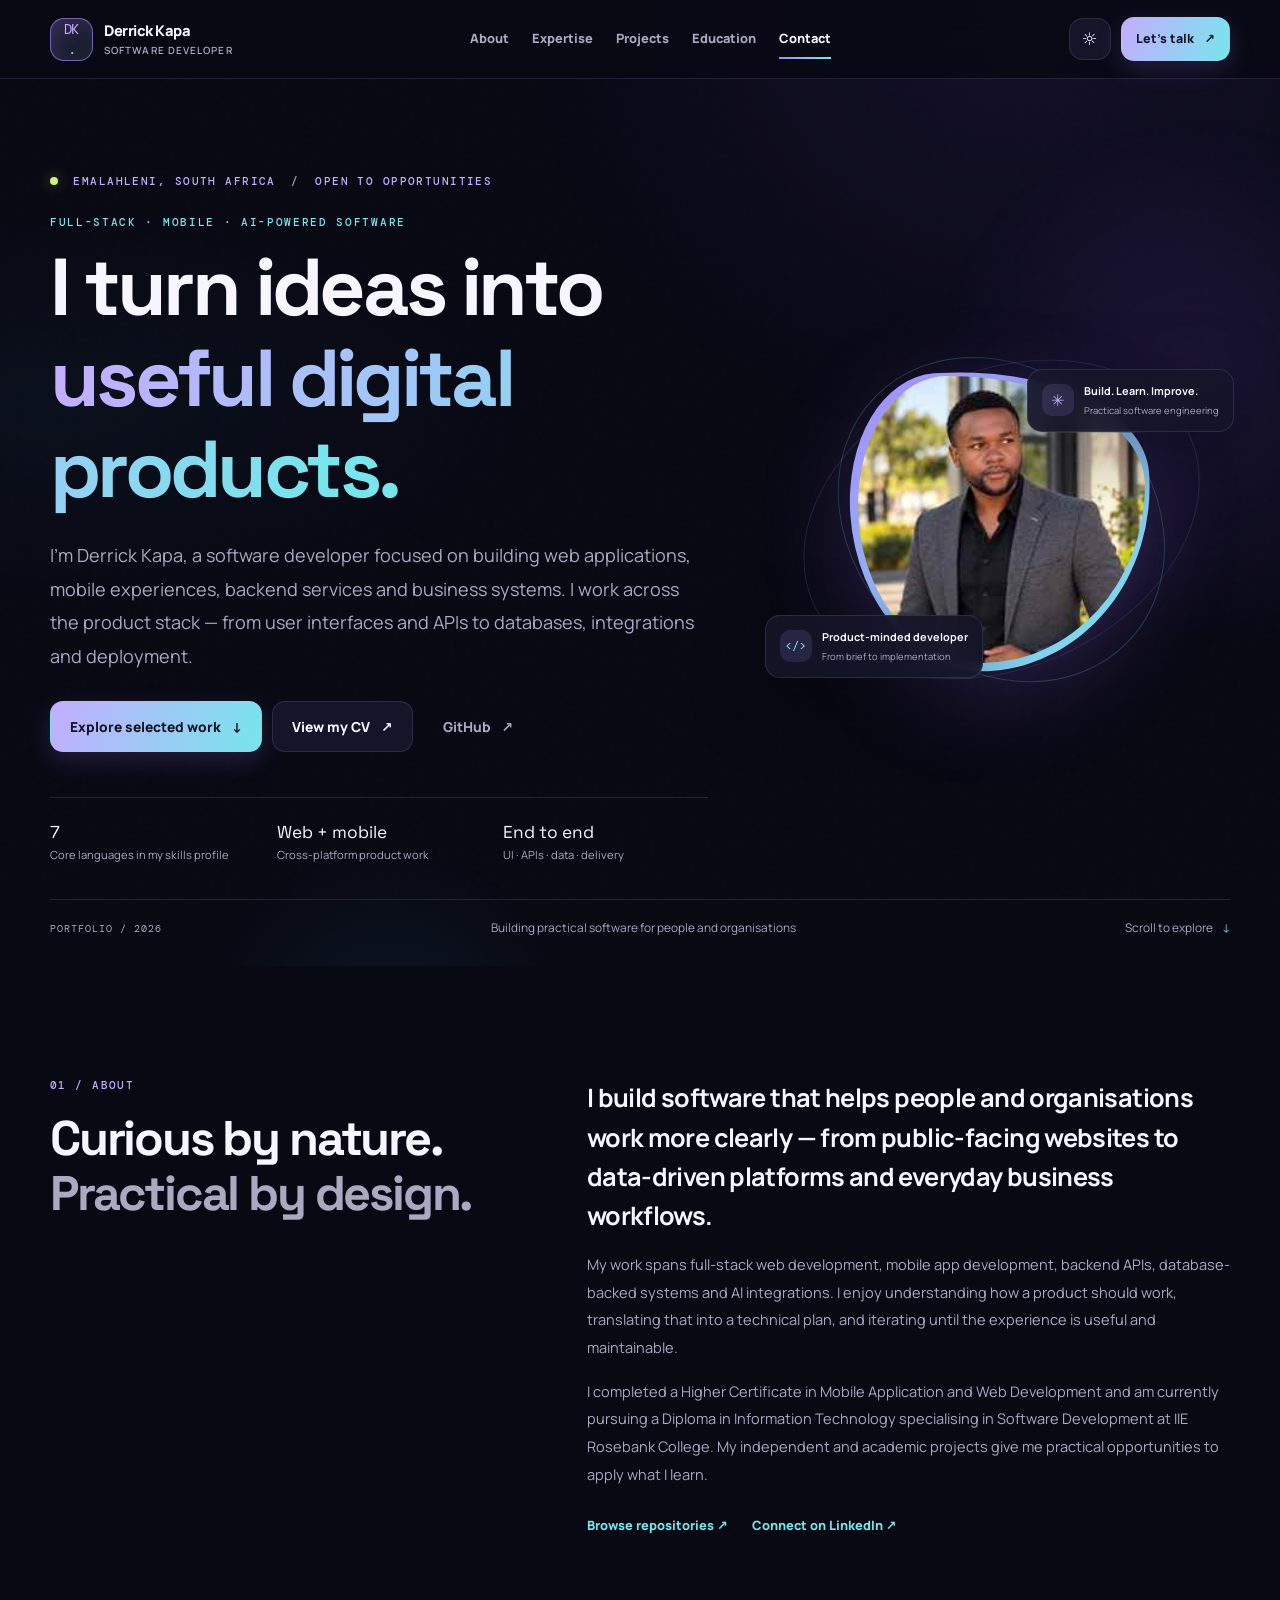
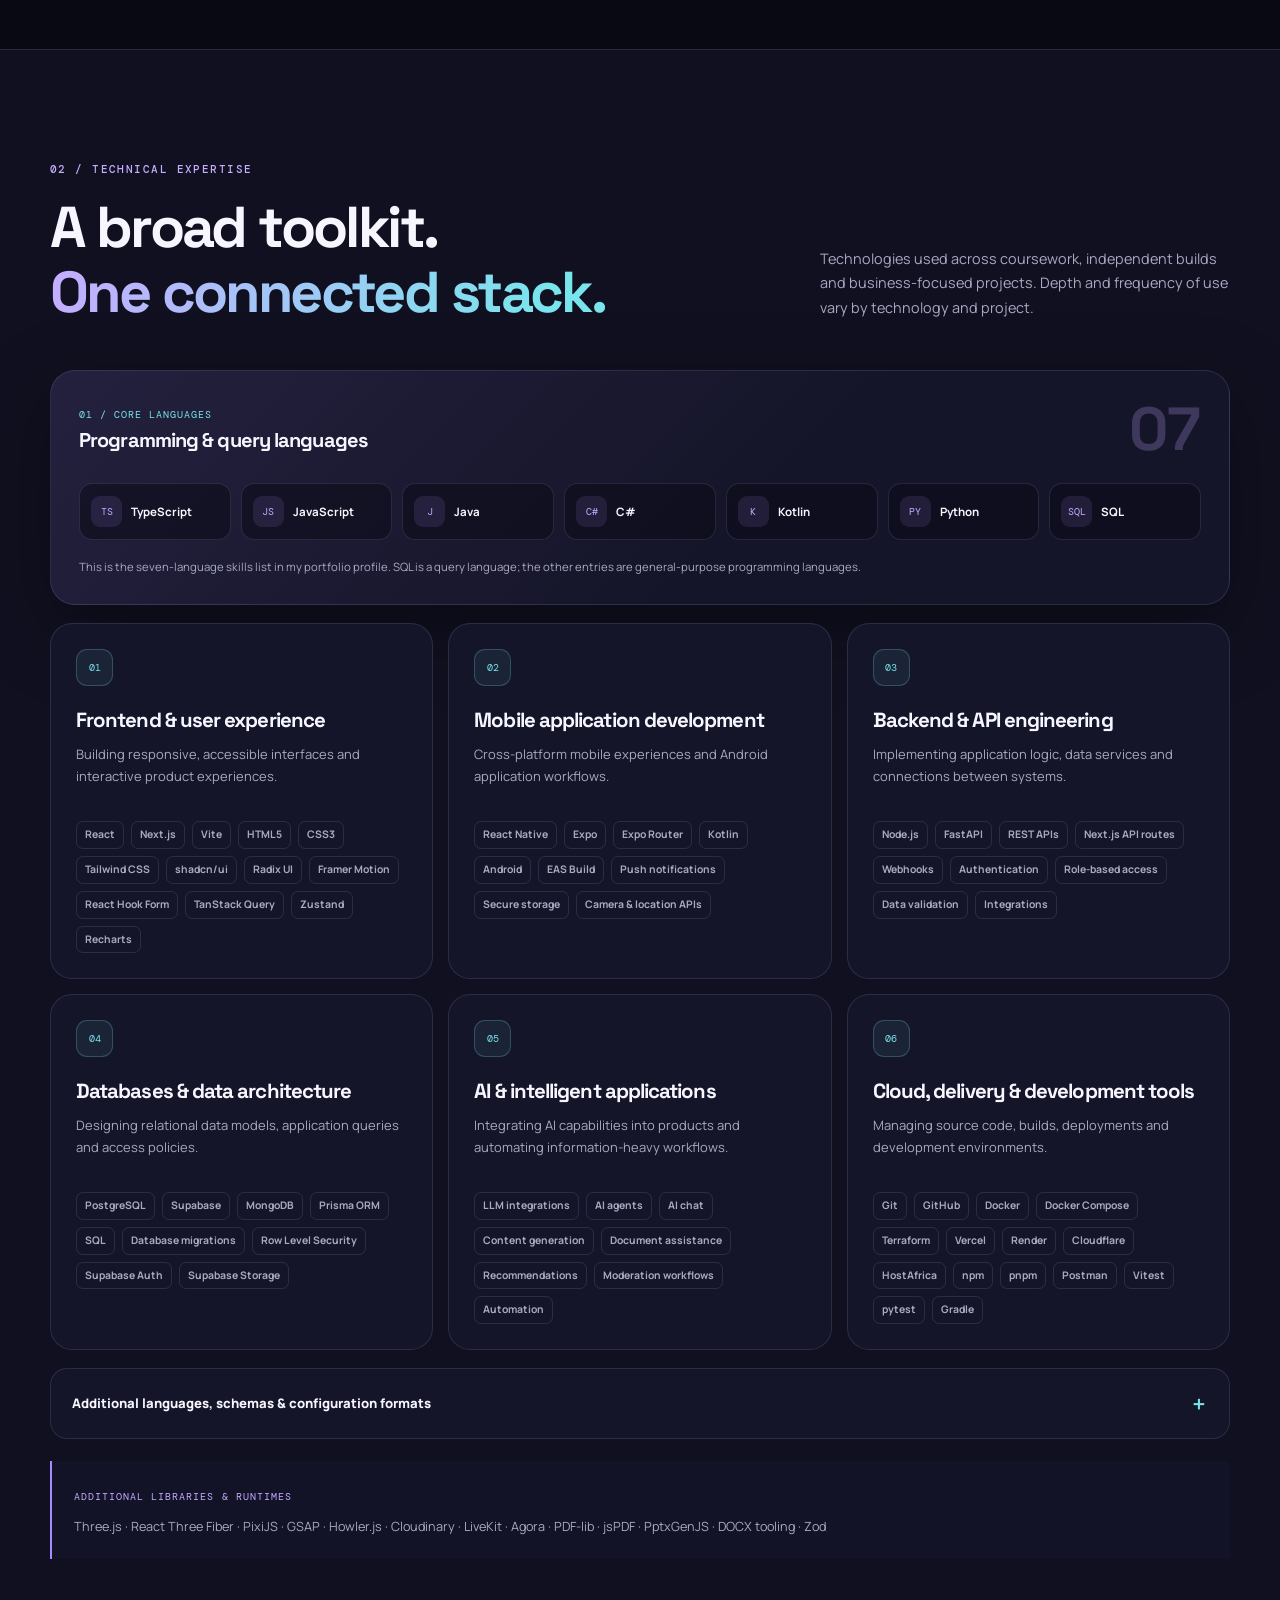
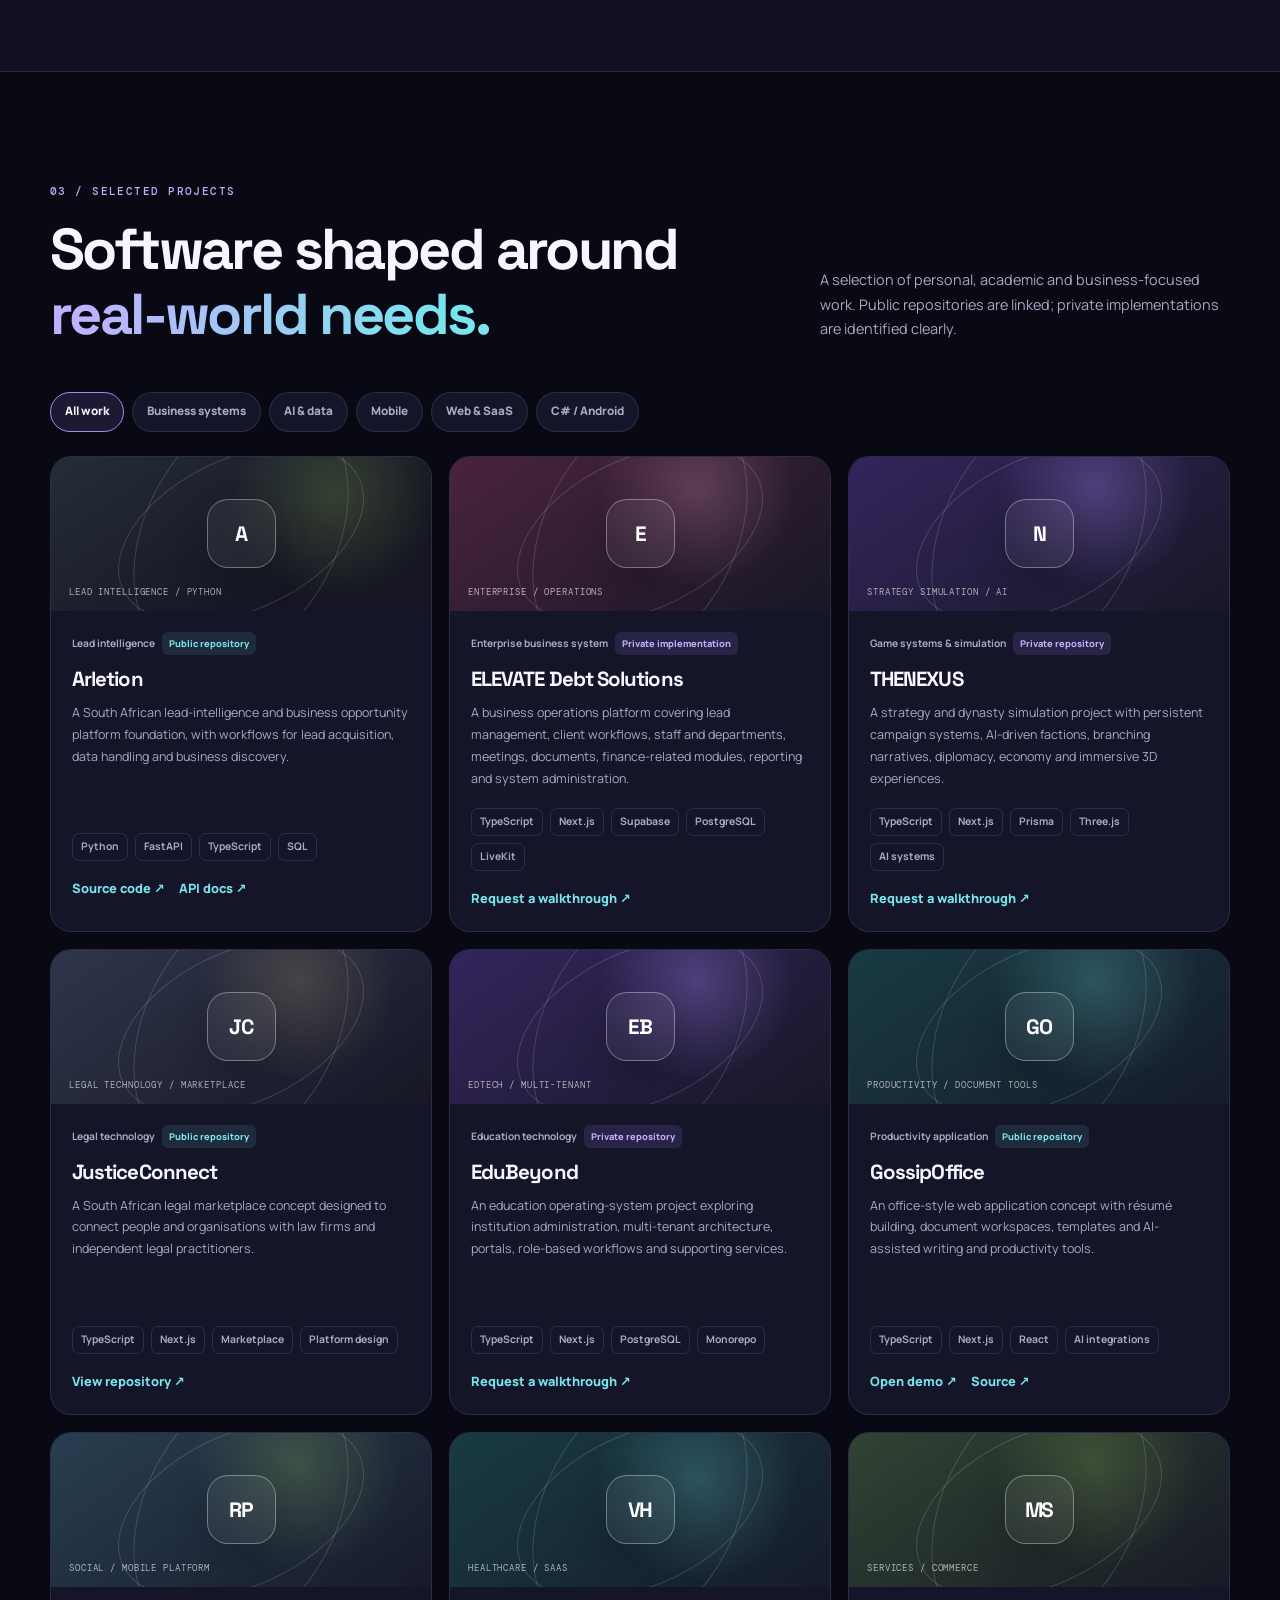
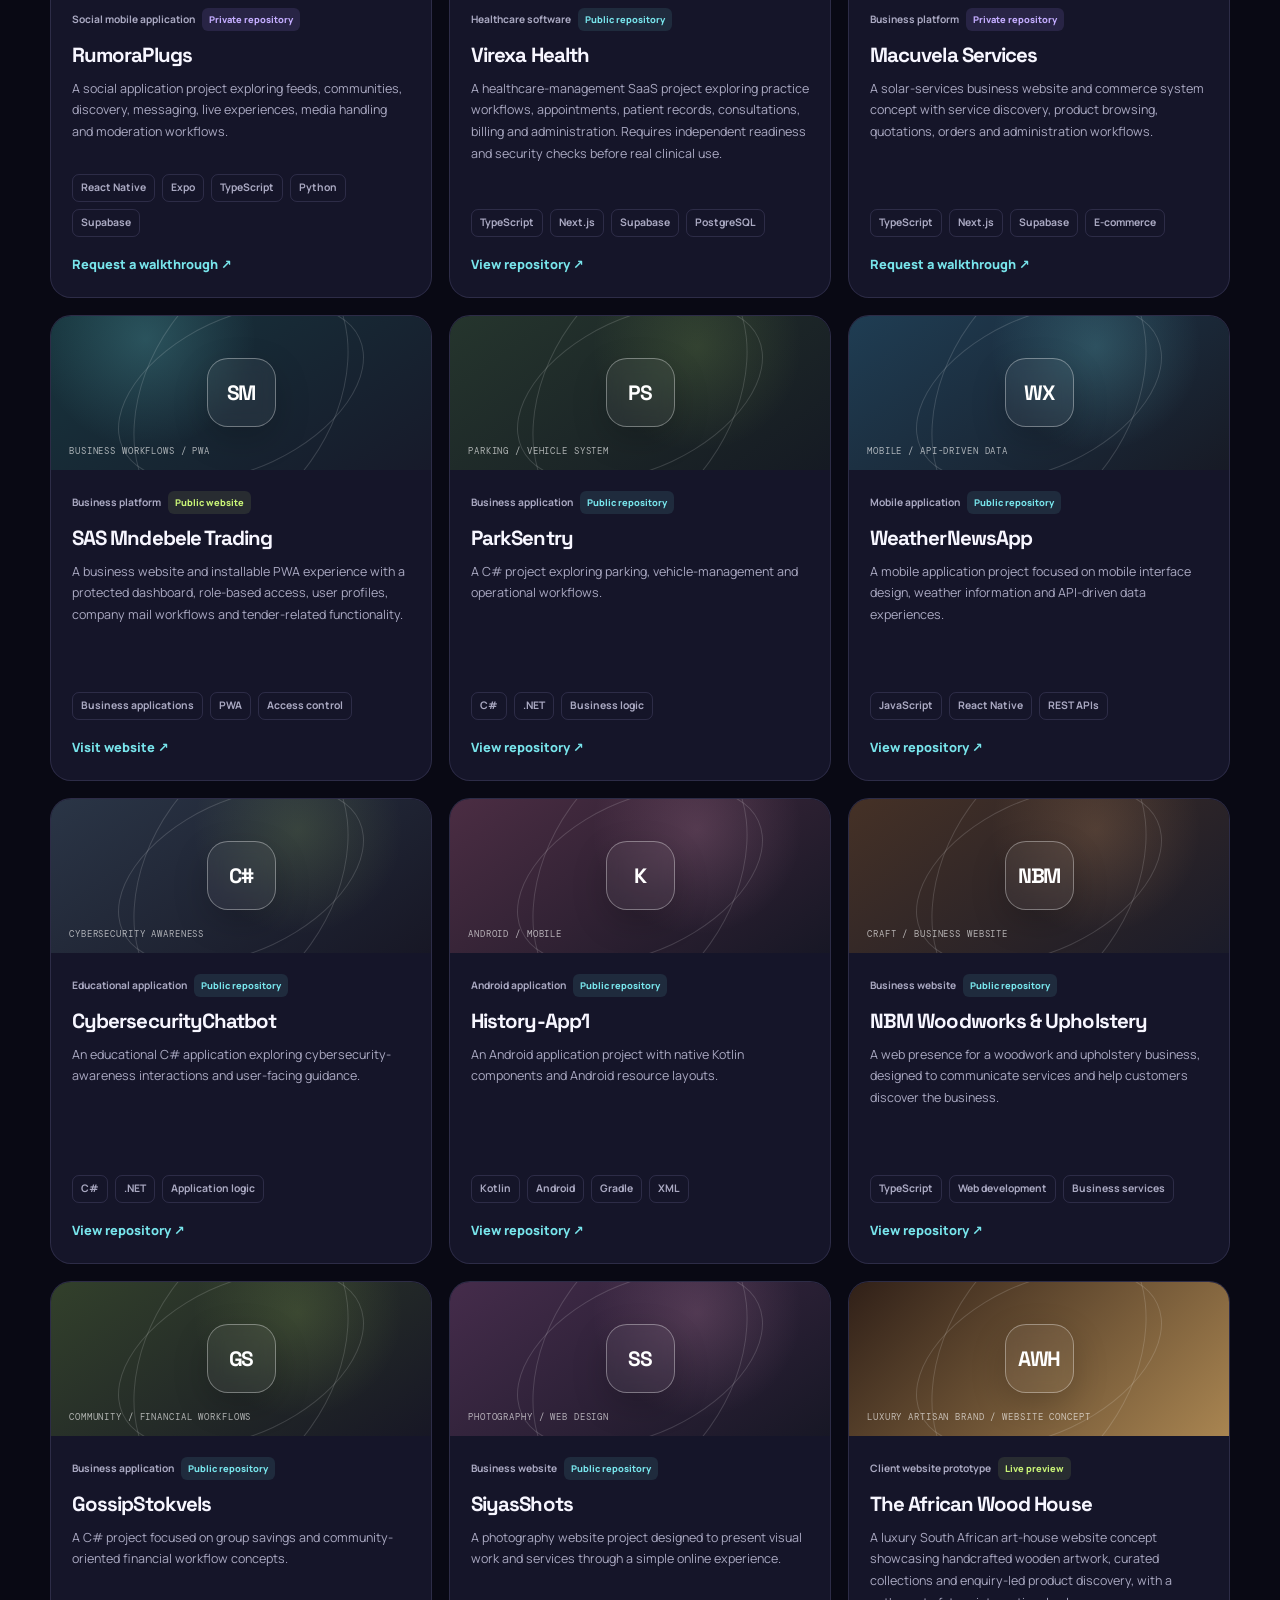
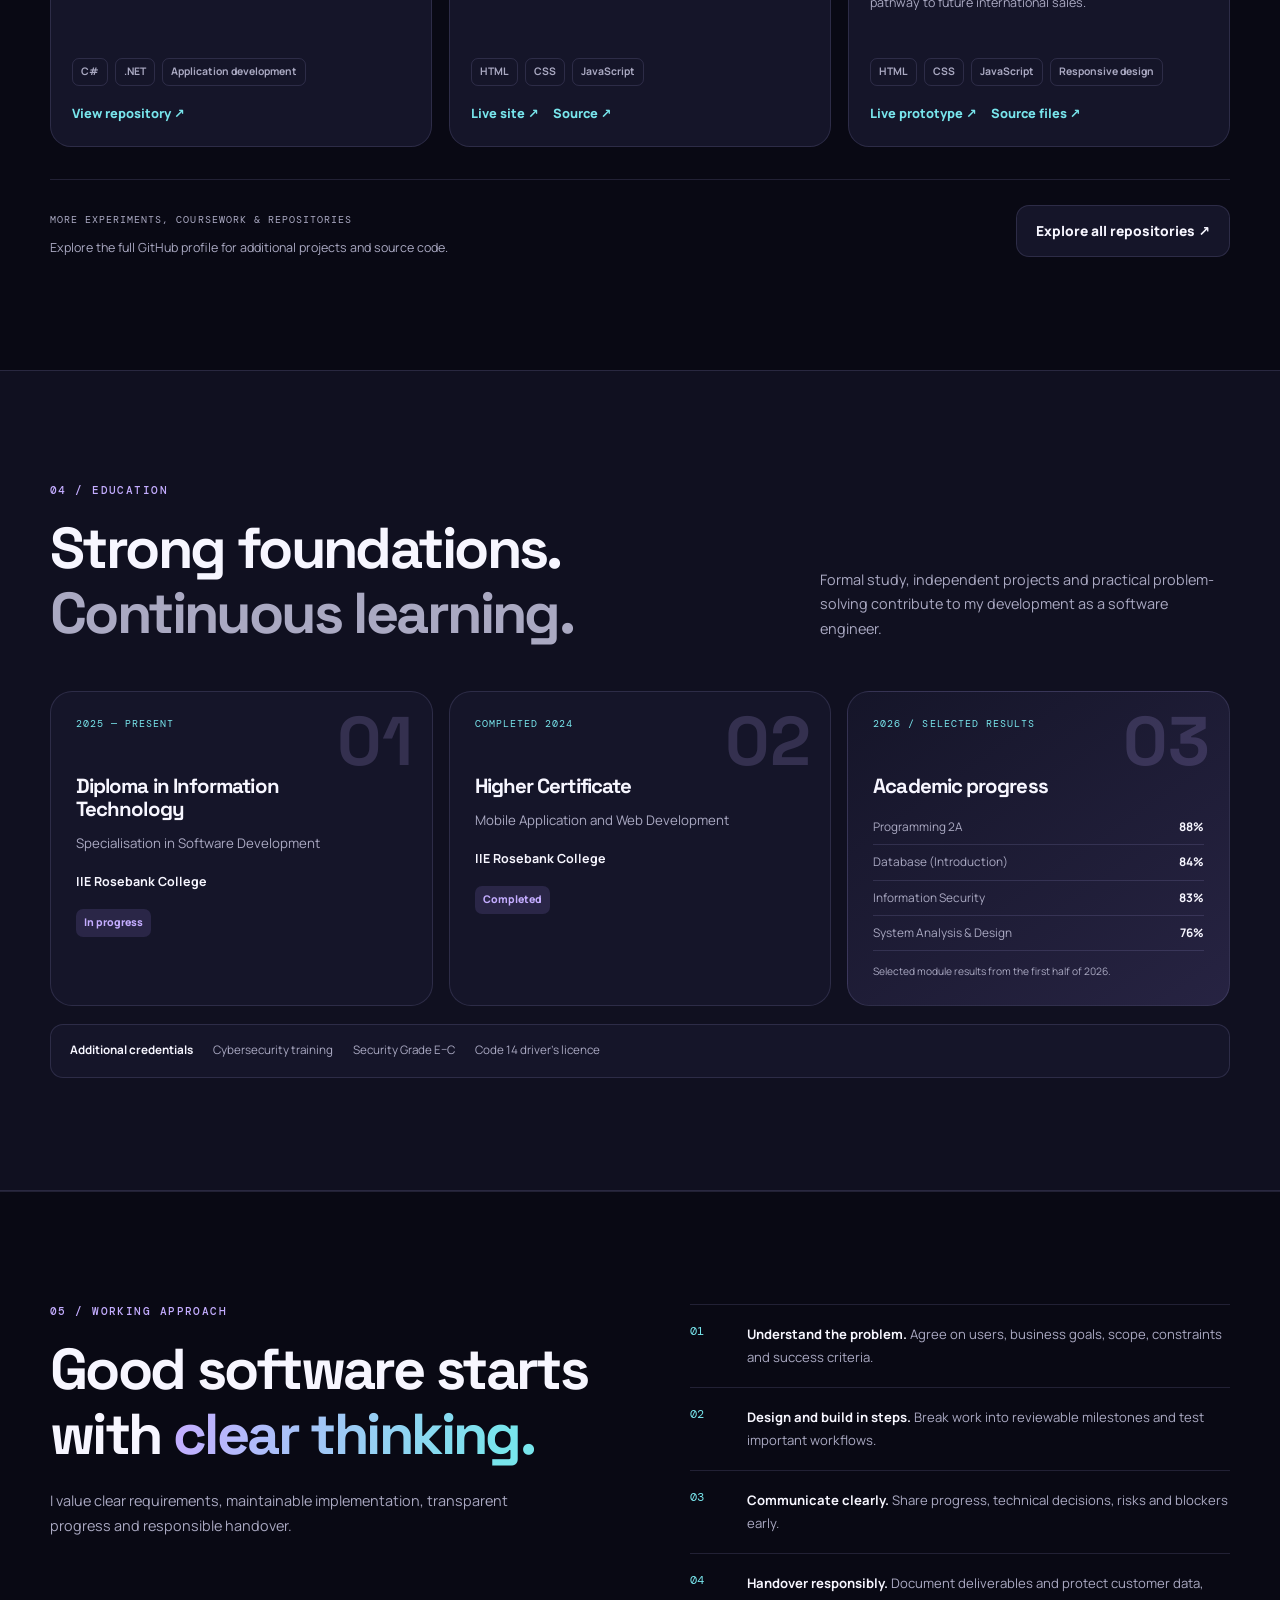
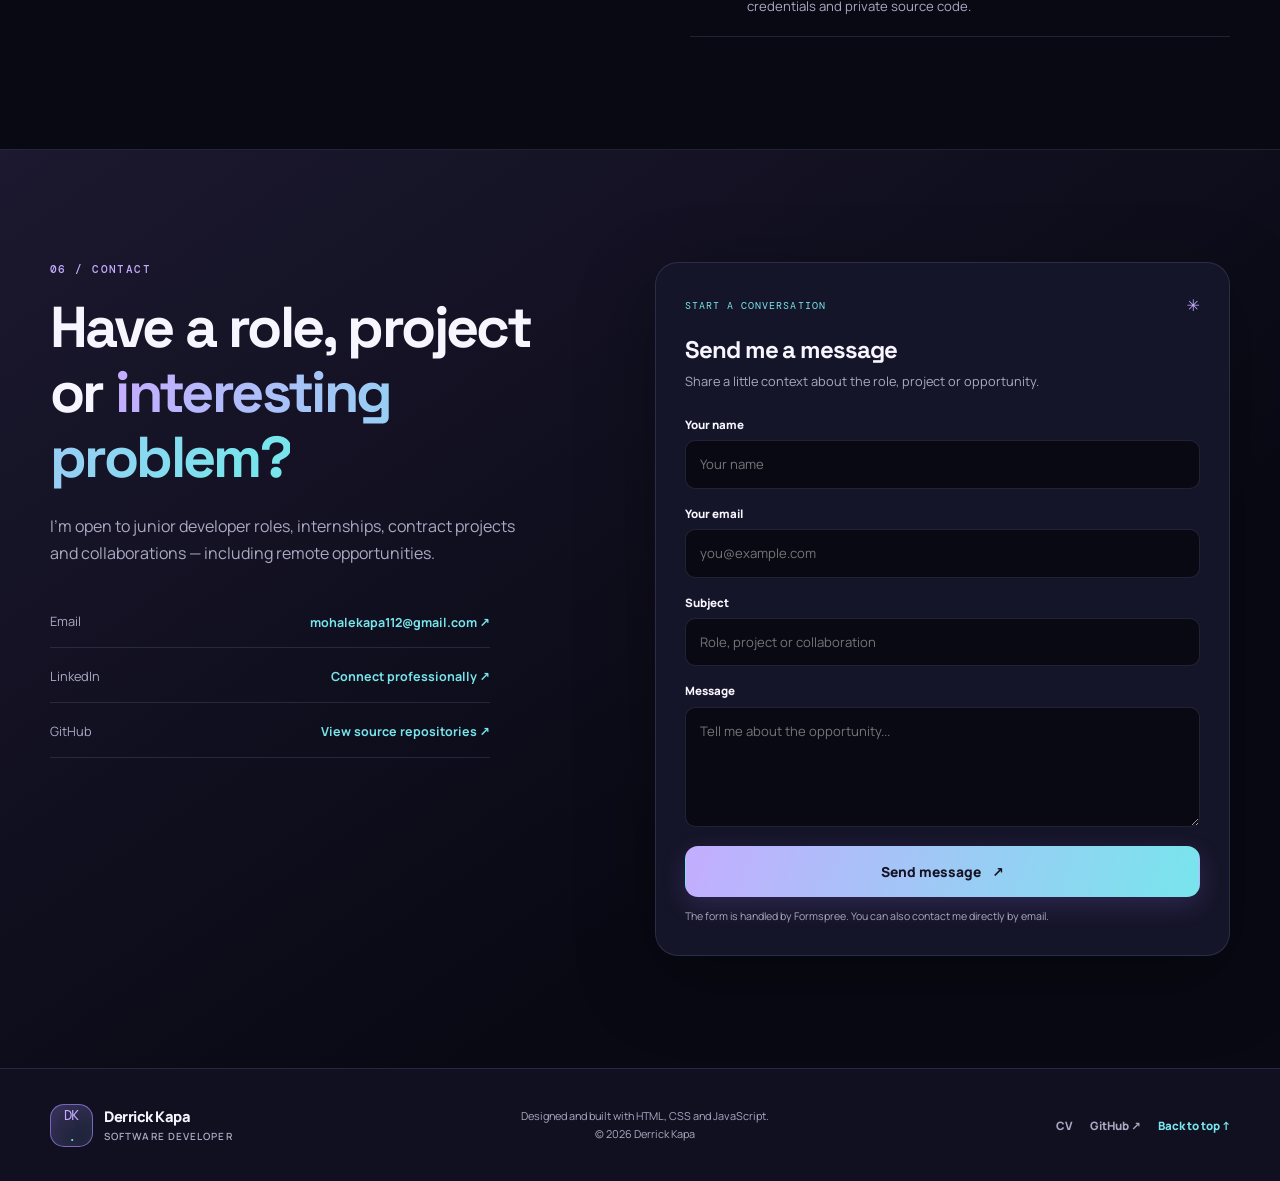
<file: index.html>
<!doctype html>
<html lang="en-ZA" data-theme="dark">
<head>
  <meta charset="utf-8">
  <meta name="viewport" content="width=device-width, initial-scale=1">
  <title>Derrick Kapa | Full-Stack Software Developer</title>
  <meta name="description" content="Derrick Kapa is a South African software developer building full-stack web applications, mobile products, business systems and AI-powered software. Explore projects, technical skills and experience.">
  <meta name="theme-color" content="#090914">
  <meta name="color-scheme" content="dark light">
  <meta name="author" content="Derrick Aaron Mohale Kapa">
  <link rel="canonical" href="https://derrick121k.github.io/Portfolio/">
  <link rel="icon" href="assets/favicon.svg" type="image/svg+xml">
  <link rel="preconnect" href="https://fonts.googleapis.com">
  <link rel="preconnect" href="https://fonts.gstatic.com" crossorigin>
  <link href="https://fonts.googleapis.com/css2?family=DM+Mono:wght@400;500&family=Manrope:wght@400;500;600;700;800&family=Space+Grotesk:wght@500;600;700&display=swap" rel="stylesheet">
  <meta property="og:type" content="website">
  <meta property="og:locale" content="en_ZA">
  <meta property="og:site_name" content="Derrick Kapa — Developer Portfolio">
  <meta property="og:title" content="Derrick Kapa | Full-Stack Software Developer">
  <meta property="og:description" content="Web, mobile, backend, database and AI-powered software projects by Derrick Kapa.">
  <meta property="og:url" content="https://derrick121k.github.io/Portfolio/">
  <meta property="og:image" content="https://derrick121k.github.io/Portfolio/assets/me.jpg">
  <meta name="twitter:card" content="summary_large_image">
  <meta name="twitter:title" content="Derrick Kapa | Full-Stack Software Developer">
  <meta name="twitter:description" content="Web, mobile, backend, database and AI-powered software projects by Derrick Kapa.">
  <meta name="twitter:image" content="https://derrick121k.github.io/Portfolio/assets/me.jpg">
  <script type="application/ld+json">
  {
    "@context": "https://schema.org",
    "@type": "Person",
    "name": "Derrick Aaron Mohale Kapa",
    "url": "https://derrick121k.github.io/Portfolio/",
    "image": "https://derrick121k.github.io/Portfolio/assets/me.jpg",
    "jobTitle": "Software Developer",
    "email": "mailto:mohalekapa112@gmail.com",
    "address": {"@type": "PostalAddress", "addressLocality": "eMalahleni, Mpumalanga", "addressCountry": "ZA"},
    "sameAs": ["https://github.com/Derrick121K", "https://www.linkedin.com/in/derrick-kapa-69bb1a195"],
    "knowsAbout": ["TypeScript", "JavaScript", "Java", "C#", "Kotlin", "Python", "SQL", "Full-stack development", "React", "Next.js", "React Native", "Expo", "FastAPI", "Node.js", "PostgreSQL", "Supabase", "MongoDB", "AI integration"]
  }
  </script>
  <link rel="stylesheet" href="css/style.css">
  <script src="js/main.js" defer></script>
</head>
<body>
  <a class="skip-link" href="#main">Skip to content</a>
  <div class="site-noise" aria-hidden="true"></div>
  <header class="site-header">
    <div class="shell nav-wrap">
      <a class="brand" href="#home" aria-label="Derrick Kapa home">
        <span class="brand-mark">DK<span>.</span></span>
        <span class="brand-name">Derrick Kapa<small>Software Developer</small></span>
      </a>
      <button class="menu-toggle" id="menuToggle" type="button" aria-expanded="false" aria-controls="primaryNav" aria-label="Open navigation"><span></span><span></span></button>
      <nav id="primaryNav" class="primary-nav" aria-label="Primary navigation">
        <a href="#about">About</a><a href="#expertise">Expertise</a><a href="#projects">Projects</a><a href="#education">Education</a><a href="#contact">Contact</a>
      </nav>
      <div class="nav-actions">
        <button class="theme-toggle" id="themeToggle" type="button" aria-label="Switch to light theme" title="Toggle colour theme">◐</button>
        <a class="button button-small button-primary nav-hire" href="#contact">Let's talk <span aria-hidden="true">↗</span></a>
      </div>
    </div>
  </header>

  <main id="main">
    <section class="hero" id="home">
      <div class="hero-orb hero-orb-one" aria-hidden="true"></div><div class="hero-orb hero-orb-two" aria-hidden="true"></div>
      <div class="shell hero-grid">
        <div class="hero-copy">
          <p class="eyebrow"><span class="status-dot"></span> eMalahleni, South Africa <span class="eyebrow-divider">/</span> Open to opportunities</p>
          <p class="hero-kicker">FULL-STACK · MOBILE · AI-POWERED SOFTWARE</p>
          <h1>I turn ideas into <span class="gradient-text">useful digital products.</span></h1>
          <p class="hero-lead">I'm Derrick Kapa, a software developer focused on building web applications, mobile experiences, backend services and business systems. I work across the product stack — from user interfaces and APIs to databases, integrations and deployment.</p>
          <div class="hero-actions">
            <a class="button button-primary" href="#projects">Explore selected work <span aria-hidden="true">↓</span></a>
            <a class="button button-outline" href="resume.html">View my CV <span aria-hidden="true">↗</span></a>
            <a class="button button-quiet" href="https://github.com/Derrick121K" target="_blank" rel="noopener noreferrer">GitHub <span aria-hidden="true">↗</span></a>
          </div>
          <div class="hero-proof">
            <div><strong>7</strong><span>Core languages in my skills profile</span></div>
            <div><strong>Web + mobile</strong><span>Cross-platform product work</span></div>
            <div><strong>End to end</strong><span>UI · APIs · data · delivery</span></div>
          </div>
        </div>
        <div class="hero-visual">
          <div class="portrait-halo" aria-hidden="true"></div>
          <div class="portrait-frame"><img src="assets/me.jpg" width="420" height="420" alt="Portrait of Derrick Kapa" fetchpriority="high"></div>
          <div class="floating-card float-top"><span class="float-icon">✳</span><span><strong>Build. Learn. Improve.</strong><small>Practical software engineering</small></span></div>
          <div class="floating-card float-bottom"><span class="code-token">&lt;/&gt;</span><span><strong>Product-minded developer</strong><small>From brief to implementation</small></span></div>
          <div class="portrait-ring ring-one" aria-hidden="true"></div><div class="portrait-ring ring-two" aria-hidden="true"></div>
        </div>
      </div>
      <div class="shell hero-footer"><span class="mono">PORTFOLIO / 2026</span><span class="hero-footer-note">Building practical software for people and organisations</span><a href="#about" class="scroll-cue">Scroll to explore <span aria-hidden="true">↓</span></a></div>
    </section>

    <section class="section section-about" id="about">
      <div class="shell about-grid">
        <div class="section-label"><p class="eyebrow">01 / About</p><h2>Curious by nature.<br><span class="muted-heading">Practical by design.</span></h2></div>
        <div class="about-content">
          <p class="about-statement">I build software that helps people and organisations work more clearly — from public-facing websites to data-driven platforms and everyday business workflows.</p>
          <p>My work spans full-stack web development, mobile app development, backend APIs, database-backed systems and AI integrations. I enjoy understanding how a product should work, translating that into a technical plan, and iterating until the experience is useful and maintainable.</p>
          <p>I completed a Higher Certificate in Mobile Application and Web Development and am currently pursuing a Diploma in Information Technology specialising in Software Development at IIE Rosebank College. My independent and academic projects give me practical opportunities to apply what I learn.</p>
          <div class="about-links"><a href="https://github.com/Derrick121K?tab=repositories" target="_blank" rel="noopener noreferrer">Browse repositories ↗</a><a href="https://www.linkedin.com/in/derrick-kapa-69bb1a195" target="_blank" rel="noopener noreferrer">Connect on LinkedIn ↗</a></div>
        </div>
      </div>
    </section>

    <section class="section section-soft" id="expertise">
      <div class="shell">
        <div class="section-heading"><div><p class="eyebrow">02 / Technical expertise</p><h2>A broad toolkit.<br><span class="gradient-text">One connected stack.</span></h2></div><p class="section-intro">Technologies used across coursework, independent builds and business-focused projects. Depth and frequency of use vary by technology and project.</p></div>
        <div class="language-panel">
          <div class="language-panel-head"><div><span class="mono">01 / CORE LANGUAGES</span><h3>Programming & query languages</h3></div><span class="language-count">07</span></div>
          <div class="language-grid">
            <div class="language-chip"><span>TS</span><strong>TypeScript</strong></div><div class="language-chip"><span>JS</span><strong>JavaScript</strong></div><div class="language-chip"><span>J</span><strong>Java</strong></div><div class="language-chip"><span>C#</span><strong>C#</strong></div><div class="language-chip"><span>K</span><strong>Kotlin</strong></div><div class="language-chip"><span>PY</span><strong>Python</strong></div><div class="language-chip"><span>SQL</span><strong>SQL</strong></div>
          </div>
          <p class="language-note">This is the seven-language skills list in my portfolio profile. SQL is a query language; the other entries are general-purpose programming languages.</p>
        </div>

        <div class="expertise-grid">
          <article class="expertise-card"><div class="expertise-icon">01</div><h3>Frontend & user experience</h3><p>Building responsive, accessible interfaces and interactive product experiences.</p><div class="tag-list"><span>React</span><span>Next.js</span><span>Vite</span><span>HTML5</span><span>CSS3</span><span>Tailwind CSS</span><span>shadcn/ui</span><span>Radix UI</span><span>Framer Motion</span><span>React Hook Form</span><span>TanStack Query</span><span>Zustand</span><span>Recharts</span></div></article>
          <article class="expertise-card"><div class="expertise-icon">02</div><h3>Mobile application development</h3><p>Cross-platform mobile experiences and Android application workflows.</p><div class="tag-list"><span>React Native</span><span>Expo</span><span>Expo Router</span><span>Kotlin</span><span>Android</span><span>EAS Build</span><span>Push notifications</span><span>Secure storage</span><span>Camera & location APIs</span></div></article>
          <article class="expertise-card"><div class="expertise-icon">03</div><h3>Backend & API engineering</h3><p>Implementing application logic, data services and connections between systems.</p><div class="tag-list"><span>Node.js</span><span>FastAPI</span><span>REST APIs</span><span>Next.js API routes</span><span>Webhooks</span><span>Authentication</span><span>Role-based access</span><span>Data validation</span><span>Integrations</span></div></article>
          <article class="expertise-card"><div class="expertise-icon">04</div><h3>Databases & data architecture</h3><p>Designing relational data models, application queries and access policies.</p><div class="tag-list"><span>PostgreSQL</span><span>Supabase</span><span>MongoDB</span><span>Prisma ORM</span><span>SQL</span><span>Database migrations</span><span>Row Level Security</span><span>Supabase Auth</span><span>Supabase Storage</span></div></article>
          <article class="expertise-card"><div class="expertise-icon">05</div><h3>AI & intelligent applications</h3><p>Integrating AI capabilities into products and automating information-heavy workflows.</p><div class="tag-list"><span>LLM integrations</span><span>AI agents</span><span>AI chat</span><span>Content generation</span><span>Document assistance</span><span>Recommendations</span><span>Moderation workflows</span><span>Automation</span></div></article>
          <article class="expertise-card"><div class="expertise-icon">06</div><h3>Cloud, delivery & development tools</h3><p>Managing source code, builds, deployments and development environments.</p><div class="tag-list"><span>Git</span><span>GitHub</span><span>Docker</span><span>Docker Compose</span><span>Terraform</span><span>Vercel</span><span>Render</span><span>Cloudflare</span><span>HostAfrica</span><span>npm</span><span>pnpm</span><span>Postman</span><span>Vitest</span><span>pytest</span><span>Gradle</span></div></article>
        </div>

        <details class="additional-tech">
          <summary><span>Additional languages, schemas & configuration formats</span><span class="summary-icon">＋</span></summary>
          <div class="additional-tech-body">
            <div><strong>Additional scripting / infrastructure / DSL exposure</strong><p>HTML, CSS, Bash and shell scripting, PowerShell, HCL, Gradle build DSL, Prisma Schema and Mako templates.</p></div>
            <div><strong>Configuration and data formats</strong><p>JSON, YAML, XML, TOML, INI, properties files, Markdown and Docker Compose configuration.</p></div>
            <p class="small-disclaimer">Configuration formats and domain-specific schemas are listed separately from general-purpose programming languages.</p>
          </div>
        </details>
        <div class="specialist-strip"><span class="mono">ADDITIONAL LIBRARIES & RUNTIMES</span><p>Three.js · React Three Fiber · PixiJS · GSAP · Howler.js · Cloudinary · LiveKit · Agora · PDF-lib · jsPDF · PptxGenJS · DOCX tooling · Zod</p></div>
      </div>
    </section>

    <section class="section" id="projects">
      <div class="shell">
        <div class="section-heading"><div><p class="eyebrow">03 / Selected projects</p><h2>Software shaped around<br><span class="gradient-text">real-world needs.</span></h2></div><p class="section-intro">A selection of personal, academic and business-focused work. Public repositories are linked; private implementations are identified clearly.</p></div>
        <div class="filter-bar" role="group" aria-label="Filter projects">
          <button class="filter-button is-active" type="button" data-filter="all" aria-pressed="true">All work</button><button class="filter-button" type="button" data-filter="business" aria-pressed="false">Business systems</button><button class="filter-button" type="button" data-filter="ai" aria-pressed="false">AI & data</button><button class="filter-button" type="button" data-filter="mobile" aria-pressed="false">Mobile</button><button class="filter-button" type="button" data-filter="web" aria-pressed="false">Web & SaaS</button><button class="filter-button" type="button" data-filter="dotnet" aria-pressed="false">C# / Android</button>
        </div>
        <p id="projectCount" class="visually-hidden" aria-live="polite">Showing all projects</p>
        <div class="project-grid" id="projectGrid">
          <article class="project-card project-featured" data-category="business ai web"><div class="project-art art-arletion"><span class="project-glyph">A</span><span class="art-caption">LEAD INTELLIGENCE / PYTHON</span></div><div class="project-body"><div class="project-meta"><span>Lead intelligence</span><span class="status-tag status-public">Public repository</span></div><h3>Arletion</h3><p>A South African lead-intelligence and business opportunity platform foundation, with workflows for lead acquisition, data handling and business discovery.</p><div class="tag-row"><span>Python</span><span>FastAPI</span><span>TypeScript</span><span>SQL</span></div><div class="project-links"><a class="text-link" href="https://github.com/Derrick121K/Arletion" target="_blank" rel="noopener noreferrer">Source code ↗</a><a class="text-link" href="https://arletion-api.onrender.com/docs" target="_blank" rel="noopener noreferrer">API docs ↗</a></div></div></article>
          <article class="project-card" data-category="business web"><div class="project-art art-elevate"><span class="project-glyph">E</span><span class="art-caption">ENTERPRISE / OPERATIONS</span></div><div class="project-body"><div class="project-meta"><span>Enterprise business system</span><span class="status-tag status-private">Private implementation</span></div><h3>ELEVATE Debt Solutions</h3><p>A business operations platform covering lead management, client workflows, staff and departments, meetings, documents, finance-related modules, reporting and system administration.</p><div class="tag-row"><span>TypeScript</span><span>Next.js</span><span>Supabase</span><span>PostgreSQL</span><span>LiveKit</span></div><a class="text-link" href="mailto:mohalekapa112@gmail.com?subject=ELEVATE%20project%20walkthrough">Request a walkthrough ↗</a></div></article>
          <article class="project-card" data-category="ai web"><div class="project-art art-nexus"><span class="project-glyph">N</span><span class="art-caption">STRATEGY SIMULATION / AI</span></div><div class="project-body"><div class="project-meta"><span>Game systems & simulation</span><span class="status-tag status-private">Private repository</span></div><h3>THENEXUS</h3><p>A strategy and dynasty simulation project with persistent campaign systems, AI-driven factions, branching narratives, diplomacy, economy and immersive 3D experiences.</p><div class="tag-row"><span>TypeScript</span><span>Next.js</span><span>Prisma</span><span>Three.js</span><span>AI systems</span></div><a class="text-link" href="mailto:mohalekapa112@gmail.com?subject=THENEXUS%20project%20walkthrough">Request a walkthrough ↗</a></div></article>
          <article class="project-card" data-category="web business"><div class="project-art art-justice"><span class="project-glyph">JC</span><span class="art-caption">LEGAL TECHNOLOGY / MARKETPLACE</span></div><div class="project-body"><div class="project-meta"><span>Legal technology</span><span class="status-tag status-public">Public repository</span></div><h3>JusticeConnect</h3><p>A South African legal marketplace concept designed to connect people and organisations with law firms and independent legal practitioners.</p><div class="tag-row"><span>TypeScript</span><span>Next.js</span><span>Marketplace</span><span>Platform design</span></div><a class="text-link" href="https://github.com/Derrick121K/justiceconnect" target="_blank" rel="noopener noreferrer">View repository ↗</a></div></article>
          <article class="project-card" data-category="web business"><div class="project-art art-edu"><span class="project-glyph">EB</span><span class="art-caption">EDTECH / MULTI-TENANT</span></div><div class="project-body"><div class="project-meta"><span>Education technology</span><span class="status-tag status-private">Private repository</span></div><h3>EduBeyond</h3><p>An education operating-system project exploring institution administration, multi-tenant architecture, portals, role-based workflows and supporting services.</p><div class="tag-row"><span>TypeScript</span><span>Next.js</span><span>PostgreSQL</span><span>Monorepo</span></div><a class="text-link" href="mailto:mohalekapa112@gmail.com?subject=EduBeyond%20project%20walkthrough">Request a walkthrough ↗</a></div></article>
          <article class="project-card" data-category="web ai"><div class="project-art art-office"><span class="project-glyph">GO</span><span class="art-caption">PRODUCTIVITY / DOCUMENT TOOLS</span></div><div class="project-body"><div class="project-meta"><span>Productivity application</span><span class="status-tag status-public">Public repository</span></div><h3>GossipOffice</h3><p>An office-style web application concept with résumé building, document workspaces, templates and AI-assisted writing and productivity tools.</p><div class="tag-row"><span>TypeScript</span><span>Next.js</span><span>React</span><span>AI integrations</span></div><div class="project-links"><a class="text-link" href="https://go-office.vercel.app/" target="_blank" rel="noopener noreferrer">Open demo ↗</a><a class="text-link" href="https://github.com/Derrick121K/GossipOffice" target="_blank" rel="noopener noreferrer">Source ↗</a></div></div></article>
          <article class="project-card" data-category="mobile ai"><div class="project-art art-rumora"><span class="project-glyph">RP</span><span class="art-caption">SOCIAL / MOBILE PLATFORM</span></div><div class="project-body"><div class="project-meta"><span>Social mobile application</span><span class="status-tag status-private">Private repository</span></div><h3>RumoraPlugs</h3><p>A social application project exploring feeds, communities, discovery, messaging, live experiences, media handling and moderation workflows.</p><div class="tag-row"><span>React Native</span><span>Expo</span><span>TypeScript</span><span>Python</span><span>Supabase</span></div><a class="text-link" href="mailto:mohalekapa112@gmail.com?subject=RumoraPlugs%20project%20walkthrough">Request a walkthrough ↗</a></div></article>
          <article class="project-card" data-category="web business"><div class="project-art art-virexa"><span class="project-glyph">VH</span><span class="art-caption">HEALTHCARE / SAAS</span></div><div class="project-body"><div class="project-meta"><span>Healthcare software</span><span class="status-tag status-public">Public repository</span></div><h3>Virexa Health</h3><p>A healthcare-management SaaS project exploring practice workflows, appointments, patient records, consultations, billing and administration. Requires independent readiness and security checks before real clinical use.</p><div class="tag-row"><span>TypeScript</span><span>Next.js</span><span>Supabase</span><span>PostgreSQL</span></div><a class="text-link" href="https://github.com/Derrick121K/Virexa-Healt" target="_blank" rel="noopener noreferrer">View repository ↗</a></div></article>
          <article class="project-card" data-category="business web"><div class="project-art art-macuvela"><span class="project-glyph">MS</span><span class="art-caption">SERVICES / COMMERCE</span></div><div class="project-body"><div class="project-meta"><span>Business platform</span><span class="status-tag status-private">Private repository</span></div><h3>Macuvela Services</h3><p>A solar-services business website and commerce system concept with service discovery, product browsing, quotations, orders and administration workflows.</p><div class="tag-row"><span>TypeScript</span><span>Next.js</span><span>Supabase</span><span>E-commerce</span></div><a class="text-link" href="mailto:mohalekapa112@gmail.com?subject=Macuvela%20Services%20project%20walkthrough">Request a walkthrough ↗</a></div></article>
          <article class="project-card" data-category="business web"><div class="project-art art-sas"><span class="project-glyph">SM</span><span class="art-caption">BUSINESS WORKFLOWS / PWA</span></div><div class="project-body"><div class="project-meta"><span>Business platform</span><span class="status-tag status-live">Public website</span></div><h3>SAS Mndebele Trading</h3><p>A business website and installable PWA experience with a protected dashboard, role-based access, user profiles, company mail workflows and tender-related functionality.</p><div class="tag-row"><span>Business applications</span><span>PWA</span><span>Access control</span></div><a class="text-link" href="https://sasmndebele.co.za/" target="_blank" rel="noopener noreferrer">Visit website ↗</a></div></article>
          <article class="project-card" data-category="business dotnet"><div class="project-art art-parksentry"><span class="project-glyph">PS</span><span class="art-caption">PARKING / VEHICLE SYSTEM</span></div><div class="project-body"><div class="project-meta"><span>Business application</span><span class="status-tag status-public">Public repository</span></div><h3>ParkSentry</h3><p>A C# project exploring parking, vehicle-management and operational workflows.</p><div class="tag-row"><span>C#</span><span>.NET</span><span>Business logic</span></div><a class="text-link" href="https://github.com/Derrick121K/Park-Sentry" target="_blank" rel="noopener noreferrer">View repository ↗</a></div></article>
          <article class="project-card" data-category="mobile"><div class="project-art art-weather"><span class="project-glyph">WX</span><span class="art-caption">MOBILE / API-DRIVEN DATA</span></div><div class="project-body"><div class="project-meta"><span>Mobile application</span><span class="status-tag status-public">Public repository</span></div><h3>WeatherNewsApp</h3><p>A mobile application project focused on mobile interface design, weather information and API-driven data experiences.</p><div class="tag-row"><span>JavaScript</span><span>React Native</span><span>REST APIs</span></div><a class="text-link" href="https://github.com/Derrick121K/WeatherNewsApp" target="_blank" rel="noopener noreferrer">View repository ↗</a></div></article>
          <article class="project-card" data-category="dotnet"><div class="project-art art-cyber"><span class="project-glyph">C#</span><span class="art-caption">CYBERSECURITY AWARENESS</span></div><div class="project-body"><div class="project-meta"><span>Educational application</span><span class="status-tag status-public">Public repository</span></div><h3>CybersecurityChatbot</h3><p>An educational C# application exploring cybersecurity-awareness interactions and user-facing guidance.</p><div class="tag-row"><span>C#</span><span>.NET</span><span>Application logic</span></div><a class="text-link" href="https://github.com/Derrick121K/CybersecurityChatbot" target="_blank" rel="noopener noreferrer">View repository ↗</a></div></article>
          <article class="project-card" data-category="mobile dotnet"><div class="project-art art-history"><span class="project-glyph">K</span><span class="art-caption">ANDROID / MOBILE</span></div><div class="project-body"><div class="project-meta"><span>Android application</span><span class="status-tag status-public">Public repository</span></div><h3>History-App1</h3><p>An Android application project with native Kotlin components and Android resource layouts.</p><div class="tag-row"><span>Kotlin</span><span>Android</span><span>Gradle</span><span>XML</span></div><a class="text-link" href="https://github.com/Derrick121K/History-App1" target="_blank" rel="noopener noreferrer">View repository ↗</a></div></article>
          <article class="project-card" data-category="business web"><div class="project-art art-nbm"><span class="project-glyph">NBM</span><span class="art-caption">CRAFT / BUSINESS WEBSITE</span></div><div class="project-body"><div class="project-meta"><span>Business website</span><span class="status-tag status-public">Public repository</span></div><h3>NBM Woodworks & Upholstery</h3><p>A web presence for a woodwork and upholstery business, designed to communicate services and help customers discover the business.</p><div class="tag-row"><span>TypeScript</span><span>Web development</span><span>Business services</span></div><a class="text-link" href="https://github.com/Derrick121K/NBM-Woodworks-Upholstery" target="_blank" rel="noopener noreferrer">View repository ↗</a></div></article>
          <article class="project-card" data-category="dotnet"><div class="project-art art-stokvel"><span class="project-glyph">GS</span><span class="art-caption">COMMUNITY / FINANCIAL WORKFLOWS</span></div><div class="project-body"><div class="project-meta"><span>Business application</span><span class="status-tag status-public">Public repository</span></div><h3>GossipStokvels</h3><p>A C# project focused on group savings and community-oriented financial workflow concepts.</p><div class="tag-row"><span>C#</span><span>.NET</span><span>Application development</span></div><a class="text-link" href="https://github.com/Derrick121K/GossipStokvels" target="_blank" rel="noopener noreferrer">View repository ↗</a></div></article>
          <article class="project-card" data-category="web"><div class="project-art art-siyas"><span class="project-glyph">SS</span><span class="art-caption">PHOTOGRAPHY / WEB DESIGN</span></div><div class="project-body"><div class="project-meta"><span>Business website</span><span class="status-tag status-public">Public repository</span></div><h3>SiyasShots</h3><p>A photography website project designed to present visual work and services through a simple online experience.</p><div class="tag-row"><span>HTML</span><span>CSS</span><span>JavaScript</span></div><div class="project-links"><a class="text-link" href="https://derrick121k.github.io/SiyasShots/" target="_blank" rel="noopener noreferrer">Live site ↗</a><a class="text-link" href="https://github.com/Derrick121K/SiyasShots" target="_blank" rel="noopener noreferrer">Source ↗</a></div></div></article>
          <article class="project-card" data-category="business web"><div class="project-art" style="background:linear-gradient(135deg,#302018,#a98551)"><span class="project-glyph">AWH</span><span class="art-caption">LUXURY ARTISAN BRAND / WEBSITE CONCEPT</span></div><div class="project-body"><div class="project-meta"><span>Client website prototype</span><span class="status-tag status-live">Live preview</span></div><h3>The African Wood House</h3><p>A luxury South African art-house website concept showcasing handcrafted wooden artwork, curated collections and enquiry-led product discovery, with a pathway to future international sales.</p><div class="tag-row"><span>HTML</span><span>CSS</span><span>JavaScript</span><span>Responsive design</span></div><div class="project-links"><a class="text-link" href="african-wood-house/" target="_blank" rel="noopener noreferrer">Live prototype ↗</a><a class="text-link" href="https://github.com/Derrick121K/Portfolio/tree/main/african-wood-house" target="_blank" rel="noopener noreferrer">Source files ↗</a></div></div></article>
        </div>
        <div class="projects-footer"><div><span class="mono">MORE EXPERIMENTS, COURSEWORK & REPOSITORIES</span><p>Explore the full GitHub profile for additional projects and source code.</p></div><a class="button button-outline" href="https://github.com/Derrick121K?tab=repositories" target="_blank" rel="noopener noreferrer">Explore all repositories ↗</a></div>
      </div>
    </section>

    <section class="section section-soft" id="education">
      <div class="shell">
        <div class="section-heading"><div><p class="eyebrow">04 / Education</p><h2>Strong foundations.<br><span class="muted-heading">Continuous learning.</span></h2></div><p class="section-intro">Formal study, independent projects and practical problem-solving contribute to my development as a software engineer.</p></div>
        <div class="education-grid">
          <article class="education-card"><span class="mono">2025 — PRESENT</span><div class="education-mark">01</div><h3>Diploma in Information Technology</h3><p>Specialisation in Software Development</p><strong>IIE Rosebank College</strong><span class="education-status">In progress</span></article>
          <article class="education-card"><span class="mono">COMPLETED 2024</span><div class="education-mark">02</div><h3>Higher Certificate</h3><p>Mobile Application and Web Development</p><strong>IIE Rosebank College</strong><span class="education-status">Completed</span></article>
          <article class="education-card education-results"><span class="mono">2026 / SELECTED RESULTS</span><div class="education-mark">03</div><h3>Academic progress</h3><div class="result-row"><span>Programming 2A</span><strong>88%</strong></div><div class="result-row"><span>Database (Introduction)</span><strong>84%</strong></div><div class="result-row"><span>Information Security</span><strong>83%</strong></div><div class="result-row"><span>System Analysis & Design</span><strong>76%</strong></div><small>Selected module results from the first half of 2026.</small></article>
        </div>
        <div class="credentials-line"><strong>Additional credentials</strong><span>Cybersecurity training</span><span>Security Grade E–C</span><span>Code 14 driver's licence</span></div>
      </div>
    </section>

    <section class="section section-approach" id="approach">
      <div class="shell approach-grid">
        <div><p class="eyebrow">05 / Working approach</p><h2>Good software starts with <span class="gradient-text">clear thinking.</span></h2><p class="section-intro">I value clear requirements, maintainable implementation, transparent progress and responsible handover.</p></div>
        <div class="approach-list">
          <div><span>01</span><p><strong>Understand the problem.</strong> Agree on users, business goals, scope, constraints and success criteria.</p></div>
          <div><span>02</span><p><strong>Design and build in steps.</strong> Break work into reviewable milestones and test important workflows.</p></div>
          <div><span>03</span><p><strong>Communicate clearly.</strong> Share progress, technical decisions, risks and blockers early.</p></div>
          <div><span>04</span><p><strong>Handover responsibly.</strong> Document deliverables and protect customer data, credentials and private source code.</p></div>
        </div>
      </div>
    </section>

    <section class="section contact-section" id="contact">
      <div class="shell contact-grid">
        <div><p class="eyebrow">06 / Contact</p><h2>Have a role, project or <span class="gradient-text">interesting problem?</span></h2><p class="contact-lead">I'm open to junior developer roles, internships, contract projects and collaborations — including remote opportunities.</p>
          <div class="contact-direct">
            <a href="mailto:mohalekapa112@gmail.com"><span>Email</span><strong>mohalekapa112@gmail.com ↗</strong></a>
            <a href="https://www.linkedin.com/in/derrick-kapa-69bb1a195" target="_blank" rel="noopener noreferrer"><span>LinkedIn</span><strong>Connect professionally ↗</strong></a>
            <a href="https://github.com/Derrick121K" target="_blank" rel="noopener noreferrer"><span>GitHub</span><strong>View source repositories ↗</strong></a>
          </div>
        </div>
        <form class="contact-form" id="contactForm" action="https://formspree.io/f/mkoppyad" method="POST">
          <div class="form-topline"><span class="mono">START A CONVERSATION</span><span class="form-spark">✳</span></div>
          <h3>Send me a message</h3><p>Share a little context about the role, project or opportunity.</p>
          <label for="contactName">Your name</label><input id="contactName" name="name" type="text" autocomplete="name" placeholder="Your name" required>
          <label for="contactEmail">Your email</label><input id="contactEmail" name="email" type="email" autocomplete="email" placeholder="you@example.com" required>
          <label for="contactSubject">Subject</label><input id="contactSubject" name="subject" type="text" placeholder="Role, project or collaboration" required>
          <label for="contactMessage">Message</label><textarea id="contactMessage" name="message" rows="4" placeholder="Tell me about the opportunity..." required></textarea>
          <input type="text" name="_gotcha" class="honeypot" tabindex="-1" autocomplete="off" aria-hidden="true">
          <button class="button button-primary form-submit" type="submit">Send message <span aria-hidden="true">↗</span></button>
          <p class="form-note">The form is handled by Formspree. You can also contact me directly by email.</p>
        </form>
      </div>
    </section>
  </main>

  <footer class="site-footer">
    <div class="shell footer-inner">
      <a class="brand" href="#home"><span class="brand-mark">DK<span>.</span></span><span class="brand-name">Derrick Kapa<small>Software Developer</small></span></a>
      <p>Designed and built with HTML, CSS and JavaScript.<br><span>© <span id="currentYear">2026</span> Derrick Kapa</span></p>
      <div class="footer-links"><a href="resume.html">CV</a><a href="https://github.com/Derrick121K" target="_blank" rel="noopener noreferrer">GitHub ↗</a><a class="back-top" href="#home">Back to top ↑</a></div>
    </div>
  </footer>
</body>
</html>
</file>
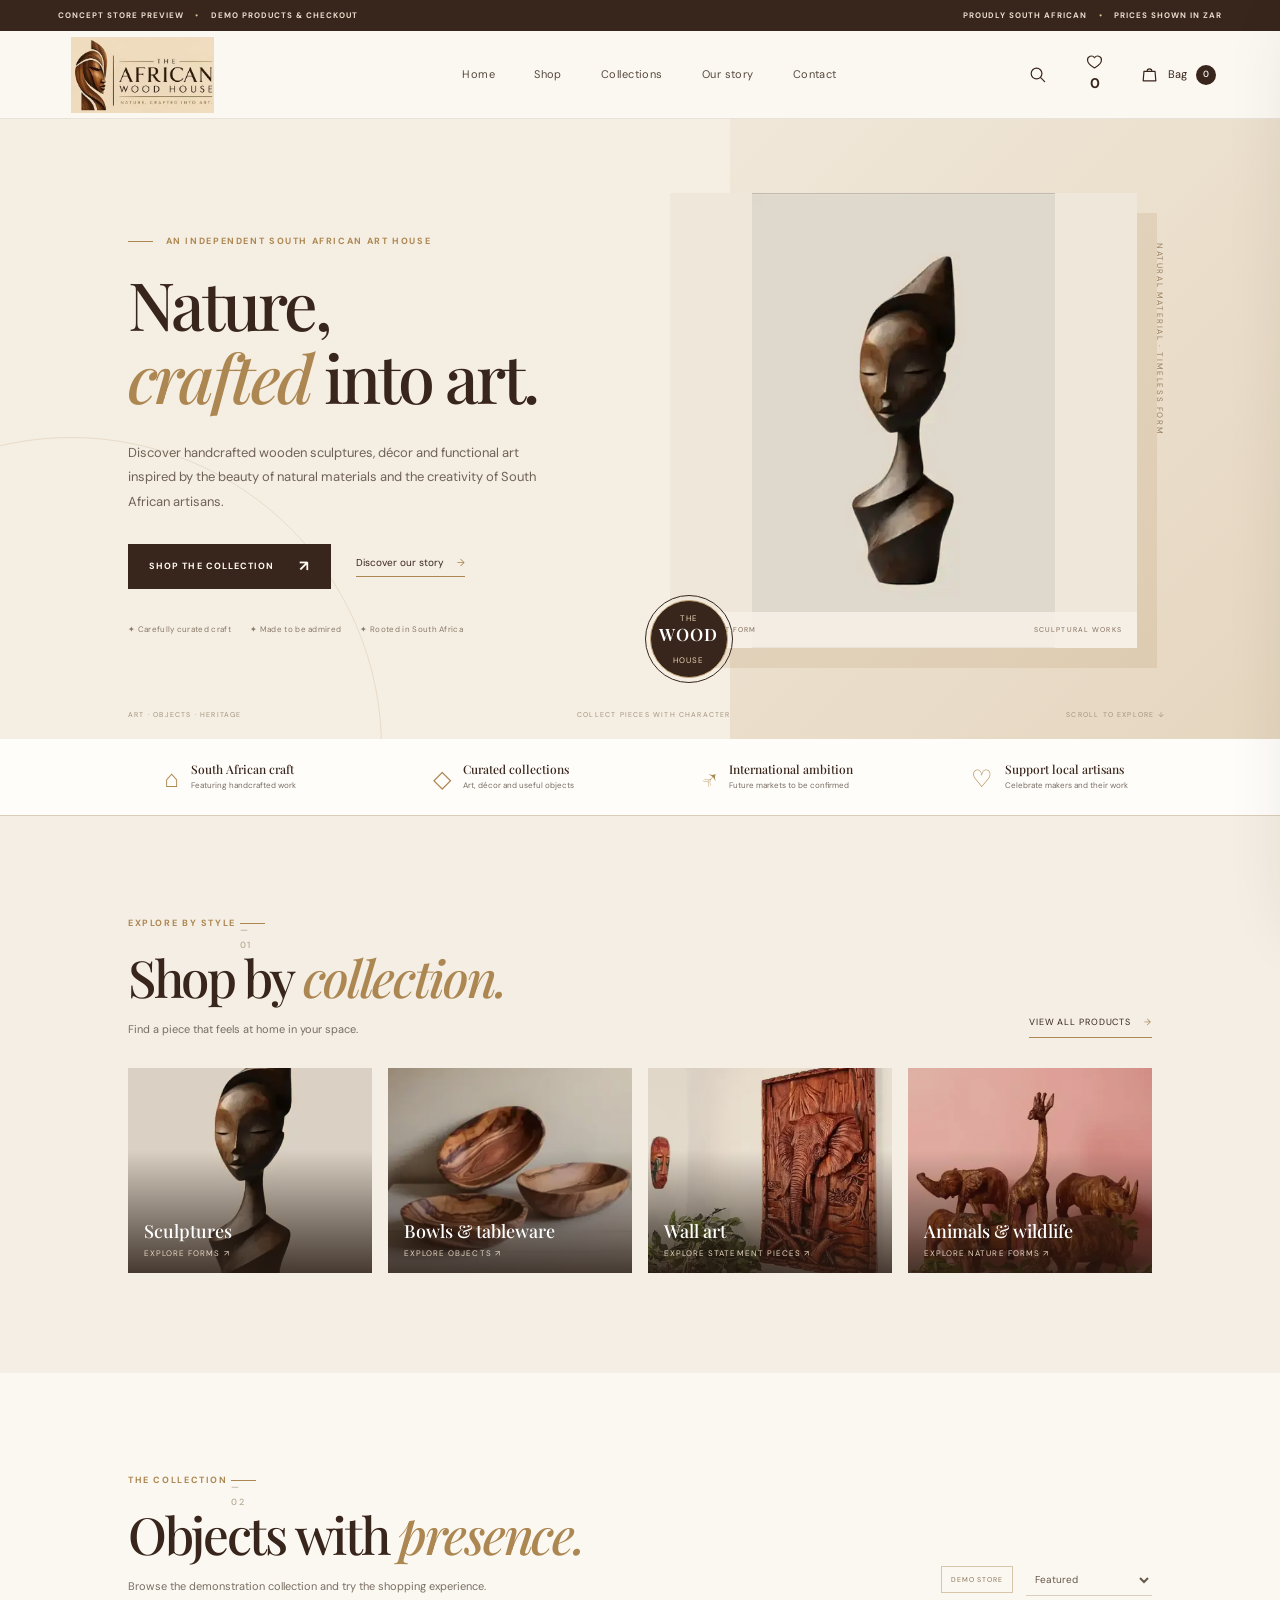
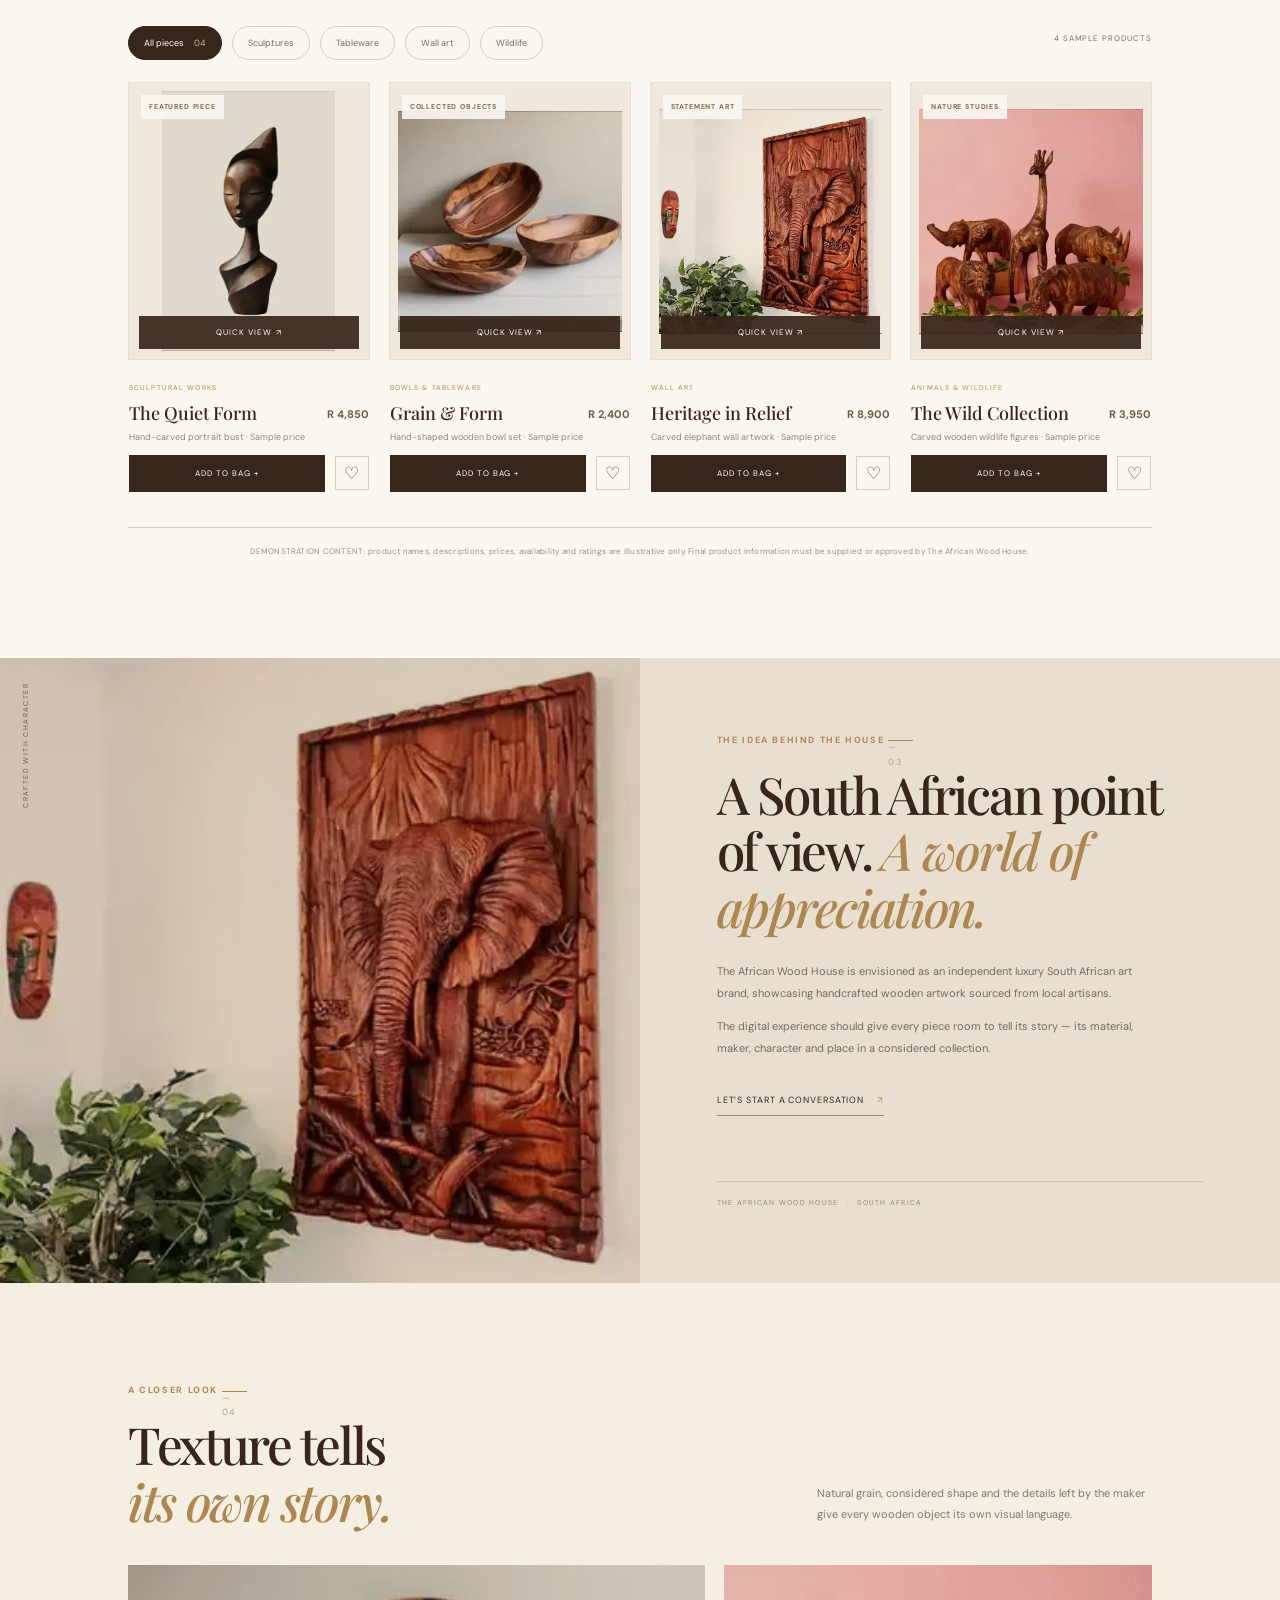
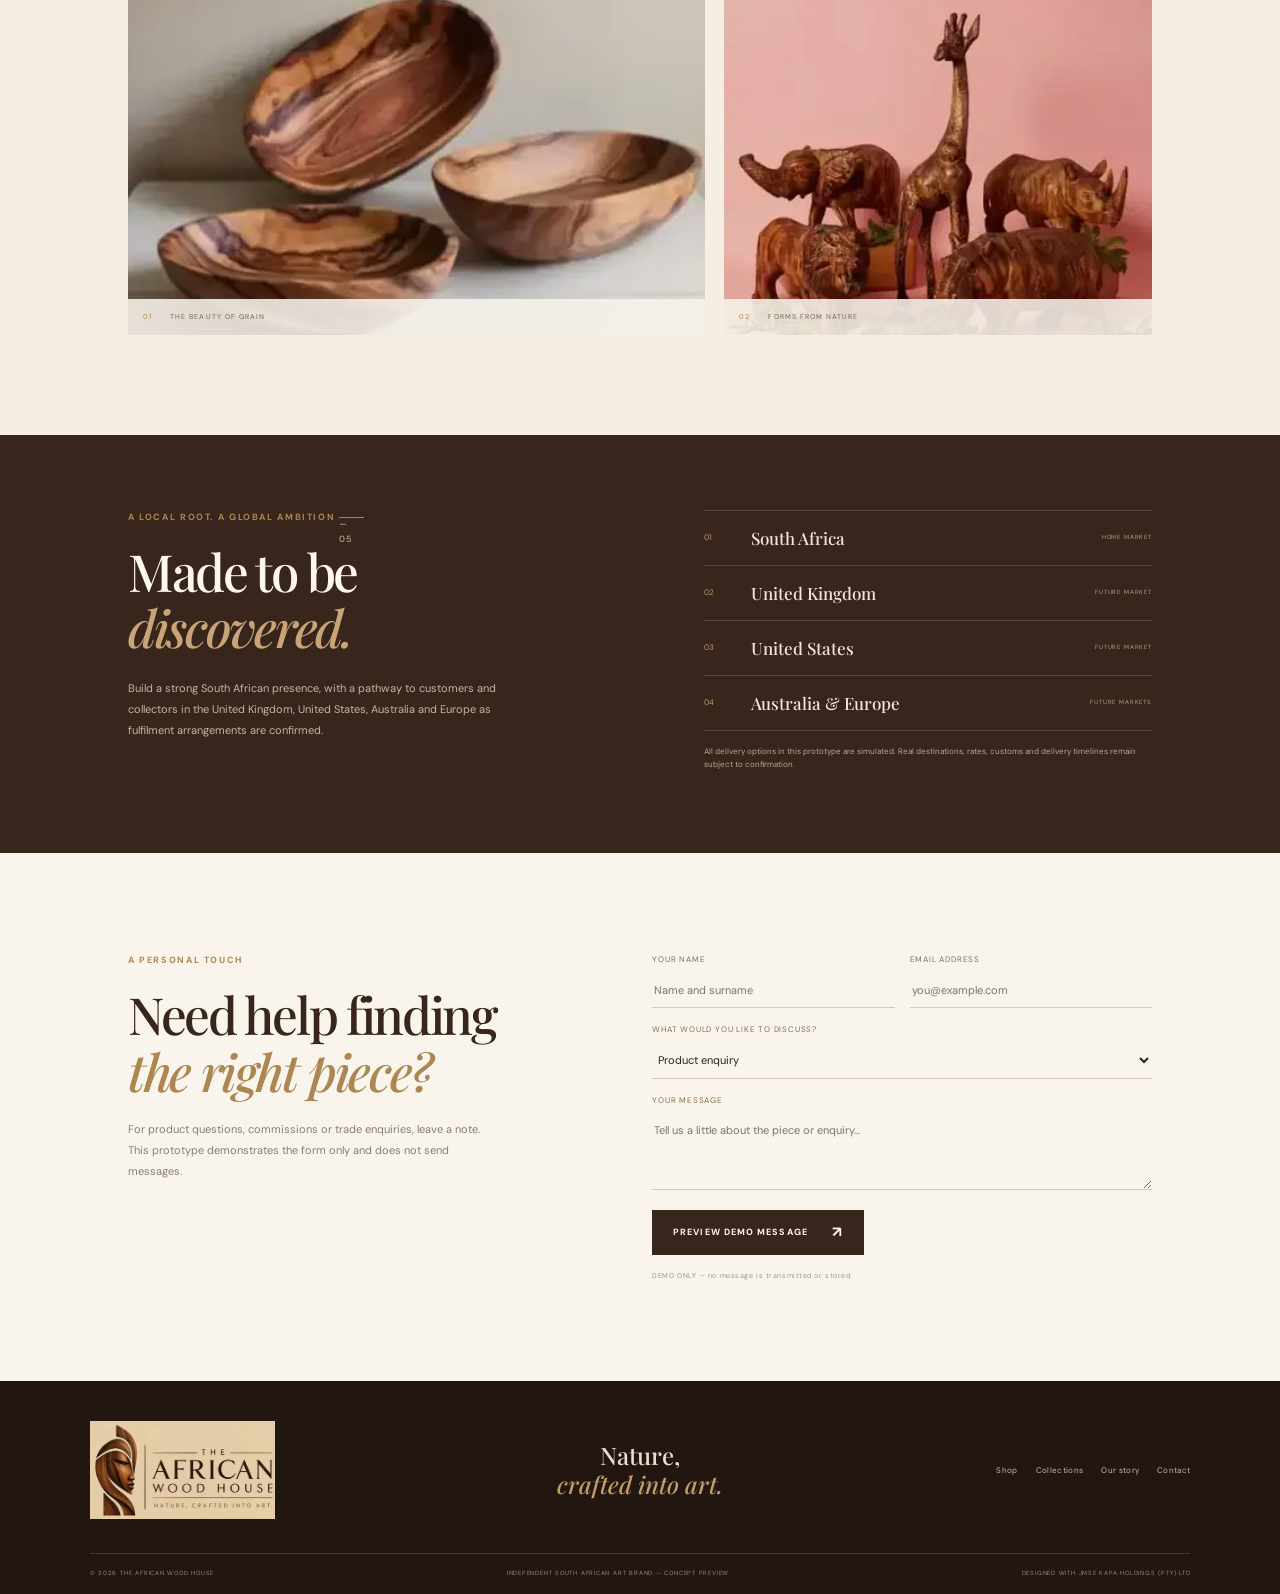
<file: african-wood-house/index.html>
<!doctype html>
<html lang="en-ZA">
<head>
  <meta charset="utf-8" />
  <meta name="viewport" content="width=device-width, initial-scale=1" />
  <meta name="theme-color" content="#38251b" />
  <meta name="description" content="The African Wood House — a South African luxury art-house concept celebrating handcrafted wooden artwork." />
  <title>The African Wood House | Nature, crafted into art</title>
  <link rel="preload" as="image" href="assets/sculptural-bust.webp" />
  <link rel="stylesheet" href="styles.css" />
  <script src="app.js" defer></script>
</head>
<body>
  <div class="store-utility">
    <span>CONCEPT STORE PREVIEW <i>•</i> DEMO PRODUCTS &amp; CHECKOUT</span>
    <span>PROUDLY SOUTH AFRICAN <i>•</i> PRICES SHOWN IN ZAR</span>
  </div>

  <header class="site-header" id="top">
    <button class="mobile-menu-toggle icon-button" id="menu-toggle" type="button" aria-label="Open navigation" aria-expanded="false" aria-controls="main-nav"><span></span><span></span></button>
    <a class="brand" href="#top" aria-label="The African Wood House home"><img src="assets/brand-lockup.webp" alt="The African Wood House — Nature, crafted into art." /></a>
    <nav class="main-nav" id="main-nav" aria-label="Main navigation">
      <a href="#top">Home</a><a href="#shop">Shop</a><a href="#collections">Collections</a><a href="#story">Our story</a><a href="#contact">Contact</a>
    </nav>
    <div class="header-actions">
      <button class="icon-button search-toggle" id="search-toggle" type="button" aria-label="Search products" title="Search products"><svg viewBox="0 0 24 24" aria-hidden="true"><circle cx="10.8" cy="10.8" r="6.8"></circle><path d="m16 16 5 5"></path></svg></button>
      <button class="icon-button wishlist-toggle" id="wishlist-toggle" type="button" aria-label="Show saved pieces" title="Saved pieces"><svg viewBox="0 0 24 24" aria-hidden="true"><path d="M20.8 8.8c0 5.2-8.8 10.1-8.8 10.1S3.2 14 3.2 8.8A4.8 4.8 0 0 1 12 6a4.8 4.8 0 0 1 8.8 2.8Z"></path></svg><b id="wishlist-count">0</b></button>
      <button class="bag-button" id="open-bag" type="button" aria-label="Open shopping bag"><svg viewBox="0 0 24 24" aria-hidden="true"><path d="M5 8h14l1 12H4L5 8Z"></path><path d="M9 8a3 3 0 0 1 6 0"></path></svg><span>Bag</span><b id="bag-count">0</b></button>
    </div>
  </header>

  <div class="search-panel" id="search-panel" hidden>
    <label for="site-search">Find a piece</label><input id="site-search" type="search" placeholder="Search sculptures, bowls, wall art…" autocomplete="off" />
    <button class="search-close" id="search-close" type="button" aria-label="Close search">×</button>
  </div>

  <main>
    <section class="hero store-hero">
      <div class="hero-copy">
        <p class="eyebrow"><span></span> AN INDEPENDENT SOUTH AFRICAN ART HOUSE</p>
        <h1>Nature,<br /><em>crafted</em> into art.</h1>
        <p class="hero-intro">Discover handcrafted wooden sculptures, décor and functional art inspired by the beauty of natural materials and the creativity of South African artisans.</p>
        <div class="hero-actions"><a class="button button-dark" href="#shop">Shop the collection <span>↗</span></a><a class="text-link" href="#story">Discover our story <span>→</span></a></div>
        <div class="hero-trust"><span>✦ Carefully curated craft</span><span>✦ Made to be admired</span><span>✦ Rooted in South Africa</span></div>
      </div>
      <div class="hero-artwork">
        <div class="hero-image-wrap"><img src="assets/sculptural-bust.webp" alt="Hand-carved wooden portrait sculpture, demonstration product" fetchpriority="high" /><div class="image-caption"><span>THE QUIET FORM</span><span>SCULPTURAL WORKS</span></div></div>
        <div class="hero-side-note">NATURAL MATERIAL · TIMELESS FORM</div><div class="hero-seal">THE<br /><b>WOOD</b><br />HOUSE</div>
      </div>
      <div class="hero-bottom-line"><span>ART · OBJECTS · HERITAGE</span><span>COLLECT PIECES WITH CHARACTER</span><span>SCROLL TO EXPLORE ↓</span></div>
    </section>

    <section class="service-strip" aria-label="Store information">
      <div><span class="service-icon">⌂</span><span><b>South African craft</b><small>Featuring handcrafted work</small></span></div>
      <div><span class="service-icon">◇</span><span><b>Curated collections</b><small>Art, décor and useful objects</small></span></div>
      <div><span class="service-icon">↗</span><span><b>International ambition</b><small>Future markets to be confirmed</small></span></div>
      <div><span class="service-icon">♡</span><span><b>Support local artisans</b><small>Celebrate makers and their work</small></span></div>
    </section>

    <section class="collections-section section-pad" id="collections">
      <div class="section-heading"><div><p class="eyebrow">EXPLORE BY STYLE <span class="eyebrow-index">— 01</span></p><h2>Shop by <em>collection.</em></h2><p class="section-lede">Find a piece that feels at home in your space.</p></div><a class="underlined-link" href="#shop">View all products <span>→</span></a></div>
      <div class="category-grid">
        <button class="category-tile" data-category-link="sculpture"><img src="assets/sculptural-bust.webp" alt="Wooden sculpture" loading="lazy"><span>Sculptures <small>Explore forms ↗</small></span></button>
        <button class="category-tile" data-category-link="tableware"><img src="assets/wooden-bowls.webp" alt="Wooden bowls" loading="lazy"><span>Bowls &amp; tableware <small>Explore objects ↗</small></span></button>
        <button class="category-tile" data-category-link="wall-art"><img src="assets/elephant-relief.webp" alt="Carved wooden wall art" loading="lazy"><span>Wall art <small>Explore statement pieces ↗</small></span></button>
        <button class="category-tile" data-category-link="wildlife"><img src="assets/wildlife-figures.webp" alt="Wooden wildlife carvings" loading="lazy"><span>Animals &amp; wildlife <small>Explore nature forms ↗</small></span></button>
      </div>
    </section>

    <section class="collection-section section-pad" id="shop">
      <div class="section-heading shop-heading"><div><p class="eyebrow">THE COLLECTION <span class="eyebrow-index">— 02</span></p><h2>Objects with <em>presence.</em></h2><p class="section-lede">Browse the demonstration collection and try the shopping experience.</p></div><div class="collection-tools"><span class="demo-note">DEMO STORE</span><select id="sort-products" aria-label="Sort products"><option value="featured">Featured</option><option value="price-low">Price: low to high</option><option value="price-high">Price: high to low</option><option value="name">Name: A–Z</option></select></div></div>
      <div class="shop-controls"><div class="filter-row" role="group" aria-label="Filter products by category"><button class="filter-chip active" data-filter="all" type="button">All pieces <span>04</span></button><button class="filter-chip" data-filter="sculpture" type="button">Sculptures</button><button class="filter-chip" data-filter="tableware" type="button">Tableware</button><button class="filter-chip" data-filter="wall-art" type="button">Wall art</button><button class="filter-chip" data-filter="wildlife" type="button">Wildlife</button></div><span id="result-count" class="result-count">4 sample products</span></div>
      <div class="product-grid" id="product-grid" aria-live="polite"></div><div class="empty-state" id="empty-state" hidden>No pieces match your search. Try another name or category.</div>
      <p class="catalogue-footnote">DEMONSTRATION CONTENT: product names, descriptions, prices, availability and ratings are illustrative only. Final product information must be supplied or approved by The African Wood House.</p>
    </section>

    <section class="story-section" id="story"><div class="story-image"><img src="assets/elephant-relief.webp" alt="Hand-carved elephant wall panel, demonstration artwork" loading="lazy"><span class="vertical-label">CRAFTED WITH CHARACTER</span></div><div class="story-copy"><p class="eyebrow">THE IDEA BEHIND THE HOUSE <span class="eyebrow-index">— 03</span></p><h2>A South African point of view. <em>A world of appreciation.</em></h2><p>The African Wood House is envisioned as an independent luxury South African art brand, showcasing handcrafted wooden artwork sourced from local artisans.</p><p>The digital experience should give every piece room to tell its story — its material, maker, character and place in a considered collection.</p><a class="underlined-link" href="#contact">Let’s start a conversation <span>↗</span></a><div class="story-signature">THE AFRICAN WOOD HOUSE <span>·</span> SOUTH AFRICA</div></div></section>

    <section class="craft-section section-pad" id="craft"><div class="craft-top"><div><p class="eyebrow">A CLOSER LOOK <span class="eyebrow-index">— 04</span></p><h2>Texture tells<br /><em>its own story.</em></h2></div><p>Natural grain, considered shape and the details left by the maker give every wooden object its own visual language.</p></div><div class="craft-gallery"><figure class="craft-large"><img src="assets/wooden-bowls.webp" alt="Hand-turned wooden bowls displaying natural grain" loading="lazy"><figcaption><span>01</span> THE BEAUTY OF GRAIN</figcaption></figure><figure><img src="assets/wildlife-figures.webp" alt="Collection of carved wooden wildlife figures" loading="lazy"><figcaption><span>02</span> FORMS FROM NATURE</figcaption></figure></div></section>

    <section class="global-section"><div class="global-copy"><p class="eyebrow">A LOCAL ROOT. A GLOBAL AMBITION <span class="eyebrow-index">— 05</span></p><h2>Made to be<br /><em>discovered.</em></h2><p>Build a strong South African presence, with a pathway to customers and collectors in the United Kingdom, United States, Australia and Europe as fulfilment arrangements are confirmed.</p></div><div class="market-list"><div><span>01</span><b>South Africa</b><small>HOME MARKET</small></div><div><span>02</span><b>United Kingdom</b><small>FUTURE MARKET</small></div><div><span>03</span><b>United States</b><small>FUTURE MARKET</small></div><div><span>04</span><b>Australia &amp; Europe</b><small>FUTURE MARKETS</small></div><p>All delivery options in this prototype are simulated. Real destinations, rates, customs and delivery timelines remain subject to confirmation.</p></div></section>

    <section class="contact-section section-pad" id="contact"><div class="contact-heading"><p class="eyebrow">A PERSONAL TOUCH</p><h2>Need help finding<br /><em>the right piece?</em></h2><p>For product questions, commissions or trade enquiries, leave a note. This prototype demonstrates the form only and does not send messages.</p></div><form id="contact-form" class="contact-form"><div class="form-row"><label>Your name<input required name="name" placeholder="Name and surname" autocomplete="name"></label><label>Email address<input required name="email" type="email" placeholder="you@example.com" autocomplete="email"></label></div><label>What would you like to discuss?<select name="interest"><option>Product enquiry</option><option>Custom commission</option><option>Trade / wholesale enquiry</option><option>General question</option></select></label><label>Your message<textarea name="message" rows="4" placeholder="Tell us a little about the piece or enquiry…"></textarea></label><button class="button button-dark" type="submit">Preview demo message <span>↗</span></button><p class="form-disclaimer">DEMO ONLY — no message is transmitted or stored.</p></form></section>
  </main>

  <footer class="site-footer"><div class="footer-top"><a href="#top" class="footer-brand"><img src="assets/brand-lockup.webp" alt="The African Wood House"></a><p>Nature,<br><em>crafted into art.</em></p><div class="footer-links"><a href="#shop">Shop</a><a href="#collections">Collections</a><a href="#story">Our story</a><a href="#contact">Contact</a></div></div><div class="footer-bottom"><span>© <span id="year"></span> THE AFRICAN WOOD HOUSE</span><span>INDEPENDENT SOUTH AFRICAN ART BRAND — CONCEPT PREVIEW</span><span>DESIGNED WITH JMSE KAPA HOLDINGS (PTY) LTD</span></div></footer>

  <div class="overlay" id="overlay" hidden></div>
  <aside class="bag-drawer" id="bag-drawer" aria-label="Shopping bag" aria-hidden="true"><div class="drawer-head"><div><p class="eyebrow">YOUR SELECTION</p><h3>Shopping bag <span id="drawer-count">(0)</span></h3></div><button class="close-button" id="close-bag" type="button" aria-label="Close bag">×</button></div><div class="bag-items" id="bag-items"></div><div class="bag-summary" id="bag-summary"></div><div class="bag-bottom"><p>Checkout is simulated for this concept preview. No payment will be taken.</p><button class="button button-dark full-width" id="checkout-button" type="button" disabled>Proceed to checkout <span>→</span></button><button class="continue-shopping" id="continue-shopping" type="button">Continue shopping</button></div></aside>

  <dialog class="product-dialog" id="product-dialog"><button class="close-button modal-close" id="close-product" type="button" aria-label="Close product details">×</button><div class="dialog-content" id="dialog-content"></div></dialog>

  <dialog class="checkout-dialog" id="checkout-dialog"><button class="close-button modal-close" id="close-checkout" type="button" aria-label="Close checkout">×</button><div class="checkout-shell"><p class="eyebrow">DEMO CHECKOUT</p><h2>Complete your <em>selection.</em></h2><div class="checkout-steps"><span class="step active" data-step-label="1">1 <small>Details</small></span><i></i><span class="step" data-step-label="2">2 <small>Delivery</small></span><i></i><span class="step" data-step-label="3">3 <small>Payment</small></span></div>
      <form id="checkout-form">
        <section class="checkout-step-panel active" data-step="1"><h3>Customer details</h3><div class="checkout-form-grid"><label>Full name *<input name="fullName" required autocomplete="name" placeholder="Your full name"></label><label>Email address *<input name="email" type="email" required autocomplete="email" placeholder="you@example.com"></label><label>Contact number *<input name="phone" type="tel" required autocomplete="tel" placeholder="+27 …"></label><label>Country *<select name="country" id="country" required><option value="ZA">South Africa</option><option value="GB">United Kingdom</option><option value="US">United States</option><option value="AU">Australia</option><option value="EU">Europe (select country during final setup)</option></select></label></div><button class="button button-dark checkout-next" type="button" data-next="2">Continue to delivery <span>→</span></button></section>
        <section class="checkout-step-panel" data-step="2"><h3>Delivery details</h3><div class="checkout-form-grid"><label class="wide">Street address *<input name="address" required autocomplete="street-address" placeholder="Street and building"></label><label>City / town *<input name="city" required autocomplete="address-level2" placeholder="City"></label><label>Postal code *<input name="postal" required autocomplete="postal-code" placeholder="Postal code"></label><label class="wide">Delivery instructions (optional)<textarea name="instructions" rows="2" placeholder="Optional notes for the delivery team"></textarea></label></div><div class="shipping-options" id="shipping-options"><label><input type="radio" name="shipping" value="standard" checked><span><b>Standard delivery</b><small>Simulated South African delivery · 3–7 working days</small></span><strong>R120</strong></label><label><input type="radio" name="shipping" value="express"><span><b>Express delivery</b><small>Simulated South African delivery · 1–3 working days</small></span><strong>R250</strong></label></div><p class="international-note" id="international-note" hidden>International shipping is shown as an indicative estimate only. Destination, courier cost, customs, duties and timing must be confirmed before a real order.</p><div class="checkout-buttons"><button class="button button-outline" type="button" data-back="1">Back</button><button class="button button-dark" type="button" data-next="3">Continue to payment <span>→</span></button></div></section>
        <section class="checkout-step-panel" data-step="3"><h3>Payment method</h3><div class="payment-options"><label><input type="radio" name="payment" value="card" checked><span><b>Card payment (simulation)</b><small>No card number or banking details are requested.</small></span><strong>DEMO</strong></label><label><input type="radio" name="payment" value="eft"><span><b>Bank transfer / EFT (simulation)</b><small>No bank transfer will be initiated.</small></span><strong>DEMO</strong></label><label><input type="radio" name="payment" value="paypal"><span><b>PayPal (simulation)</b><small>No PayPal account will be contacted.</small></span><strong>DEMO</strong></label></div><div class="checkout-buttons"><button class="button button-outline" type="button" data-back="2">Back</button><button class="button button-dark" type="submit">Place demo order <span>✓</span></button></div></section>
      </form>
      <aside class="order-summary"><h3>Order summary</h3><div id="checkout-items"></div><div class="summary-line"><span>Subtotal</span><strong id="summary-subtotal">R0</strong></div><div class="summary-line"><span>Delivery</span><strong id="summary-shipping">R0</strong></div><div class="summary-line total"><span>Total (ZAR)</span><strong id="summary-total">R0</strong></div><p>All prices and delivery fees are test values for demonstration and are not an offer to sell.</p></aside>
      <p class="checkout-disclaimer">DEMO TRANSACTION ONLY · This checkout does not process payments, transmit the order, email a receipt or save customer details.</p>
    </div></dialog>

  <dialog class="success-dialog" id="success-dialog"><div class="success-inner"><div class="success-mark">✓</div><p class="eyebrow">DEMO ORDER COMPLETE</p><h2>Thank you for exploring <em>the collection.</em></h2><p>Your sample order has been simulated successfully. No money was collected and no real order was placed.</p><div class="receipt" id="receipt"></div><button class="button button-dark full-width" id="close-success" type="button">Continue shopping <span>→</span></button></div></dialog>

  <div class="toast" id="toast" role="status" aria-live="polite"></div>
</body>
</html>
</file>
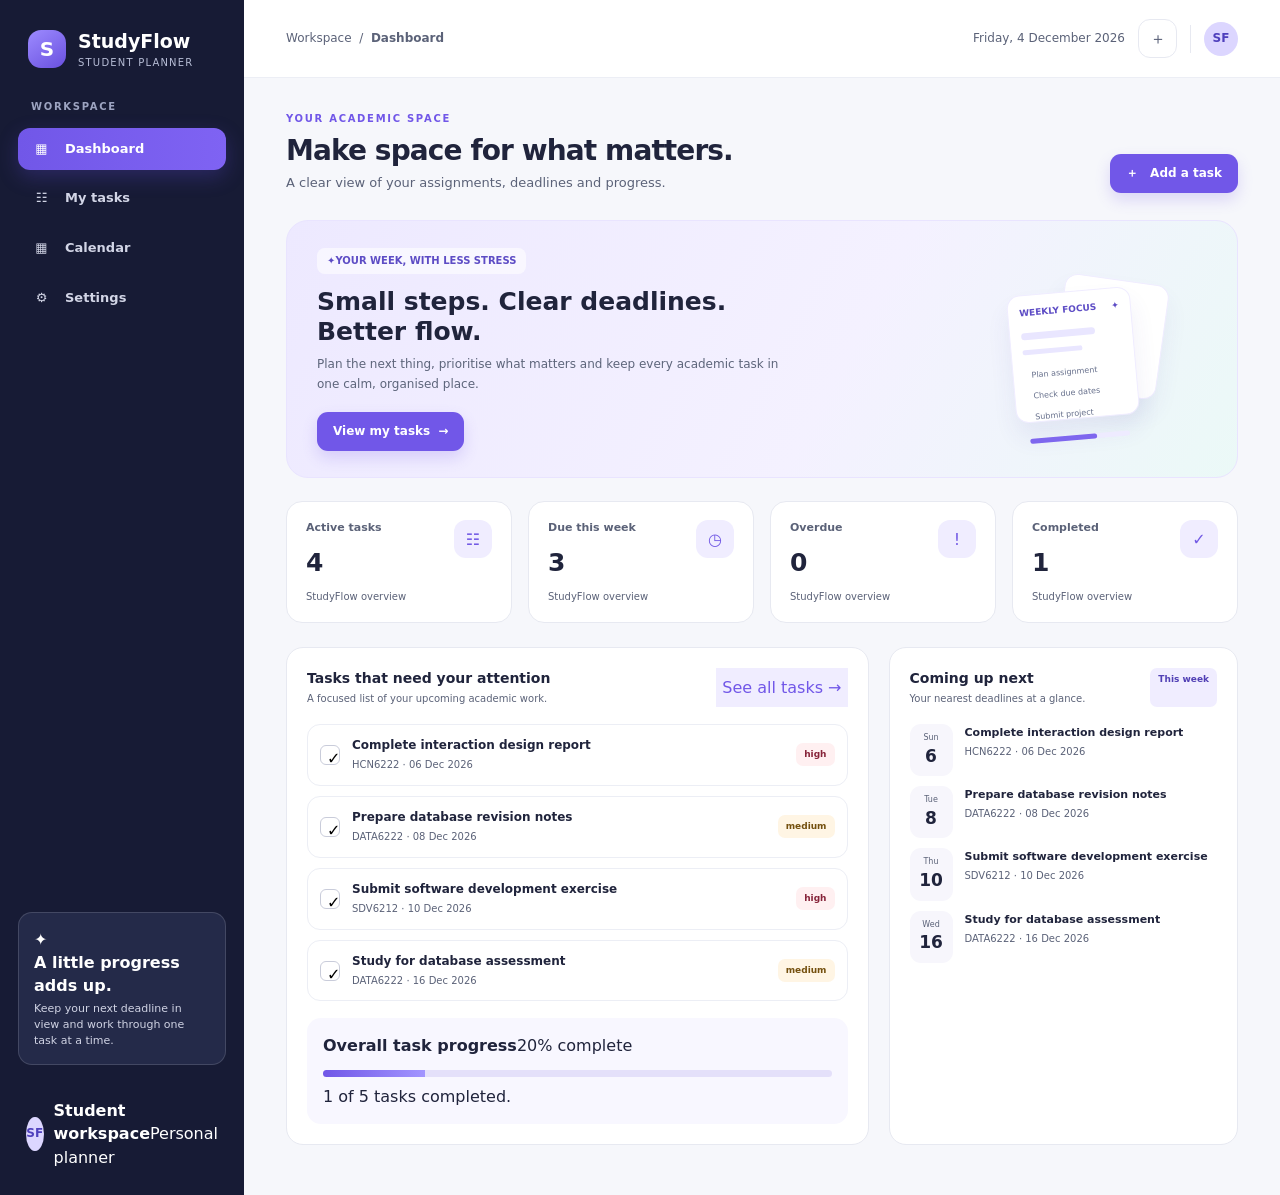
<file: studyflow/index.html>
<!doctype html>
<html lang="en">
<head>
<meta charset="utf-8">
<meta name="viewport" content="width=device-width, initial-scale=1">
<meta name="description" content="StudyFlow interactive prototype for a student assignment deadline planner">
<title>StudyFlow | Student Assignment Deadline Planner</title>
<link rel="stylesheet" href="styles.css">
</head>
<body>
<a class="skip-link" href="#mainContent">Skip to main content</a>
<div class="app" id="appRoot">
<aside class="sidebar" aria-label="Main navigation">
  <div class="brand"><div class="brand-mark" aria-hidden="true">S</div><div><div class="brand-name">StudyFlow</div><div class="brand-sub">Student planner</div></div></div>
  <div class="nav-label">WORKSPACE</div>
  <nav class="nav" aria-label="Primary">
    <button class="active" data-view="dashboard"><span class="nav-icon" aria-hidden="true">▦</span>Dashboard</button>
    <button data-view="tasks"><span class="nav-icon" aria-hidden="true">☷</span>My tasks</button>
    <button data-view="calendar"><span class="nav-icon" aria-hidden="true">▦</span>Calendar</button>
    <button data-view="settings"><span class="nav-icon" aria-hidden="true">⚙</span>Settings</button>
  </nav>
  <div class="side-spacer"></div>
  <div class="sidebar-note"><div class="note-bubble" aria-hidden="true">✦</div><strong>A little progress adds up.</strong><p>Keep your next deadline in view and work through one task at a time.</p></div>
  <div class="side-user"><div class="avatar" aria-hidden="true">SF</div><div><strong>Student workspace</strong><span>Personal planner</span></div></div>
</aside>
<main class="main" id="mainContent" tabindex="-1">
  <header class="topbar"><div class="crumb"><span>Workspace</span> &nbsp;/&nbsp; <strong id="crumbActive">Dashboard</strong></div><div class="top-actions"><span class="crumb date-pill" id="dateLabel">Monday, 19 October 2026</span><button class="icon-btn" id="topAddBtn" aria-label="Add a task" title="Add a task">＋</button><div class="top-divider"></div><div class="avatar" aria-label="Student workspace">SF</div></div></header>
  <div class="content">
    <section class="view active" id="view-dashboard" aria-labelledby="dashboard-title">
      <div class="page-head"><div><div class="eyebrow">YOUR ACADEMIC SPACE</div><h1 id="dashboard-title">Make space for what matters.</h1><p>A clear view of your assignments, deadlines and progress.</p></div><button class="btn btn-primary" data-action="add">＋ &nbsp; Add a task</button></div>
      <div class="hero"><div class="hero-copy"><div class="hero-tag"><span aria-hidden="true">✦</span> YOUR WEEK, WITH LESS STRESS</div><h2>Small steps. Clear deadlines. Better flow.</h2><p>Plan the next thing, prioritise what matters and keep every academic task in one calm, organised place.</p><button class="btn btn-primary" data-view="tasks">View my tasks <span aria-hidden="true">→</span></button></div><div class="hero-art" aria-hidden="true"><div class="art-card back"><div class="art-line"></div><div class="art-line short"></div><div class="art-check"><span class="art-circle"></span>Reading</div><div class="art-check"><span class="art-circle done"></span>Research</div><div class="art-check"><span class="art-circle"></span>Review notes</div></div><div class="art-card front"><div style="display:flex;justify-content:space-between;align-items:center;font-size:9px;font-weight:800;color:#5d4cc5"><span>WEEKLY FOCUS</span><span>✦</span></div><div class="art-line" style="width:74%;height:7px;margin-top:13px"></div><div class="art-line short"></div><div class="art-check"><span class="art-circle done"></span>Plan assignment</div><div class="art-check"><span class="art-circle done"></span>Check due dates</div><div class="art-check"><span class="art-circle"></span>Submit project</div><div style="height:5px;background:#eeebff;border-radius:9px;margin-top:11px"><div style="width:67%;height:5px;background:#7e67ee;border-radius:9px"></div></div></div></div></div>
      <div class="stats" id="statsGrid"></div>
      <div class="dashboard-grid"><section class="panel"><div class="panel-head"><div><h2 class="panel-title">Tasks that need your attention</h2><div class="panel-sub">A focused list of your upcoming academic work.</div></div><button class="text-link" data-view="tasks">See all tasks →</button></div><div class="task-stack" id="dashboardTasks"></div><div class="progress-card"><div class="progress-top"><strong>Overall task progress</strong><span id="progressPercent">40% complete</span></div><div class="progress-track" role="progressbar" aria-label="Overall task progress" aria-valuemin="0" aria-valuemax="100" aria-valuenow="40" id="progressBar"><div class="progress-fill" id="progressFill"></div></div><div class="progress-note" id="progressNote">Every completed task is one less thing to carry.</div></div></section><section class="panel"><div class="panel-head"><div><h2 class="panel-title">Coming up next</h2><div class="panel-sub">Your nearest deadlines at a glance.</div></div><span class="tag todo">This week</span></div><div class="week-list" id="weekList"></div></section></div>
    </section>
    <section class="view" id="view-tasks" aria-labelledby="tasks-title"><div class="page-head"><div><div class="eyebrow">STAY ON TRACK</div><h1 id="tasks-title">My tasks</h1><p>Capture, find and update your academic responsibilities.</p></div><button class="btn btn-primary" data-action="add">＋ &nbsp; Add a task</button></div><div class="toolbar"><div class="toolbar-left"><label class="search-box"><span aria-hidden="true">⌕</span><span class="sr-only">Search tasks</span><input type="search" id="searchInput" placeholder="Search by task or module..." autocomplete="off"></label><select class="filter-select" id="statusFilter" aria-label="Filter by status"><option value="all">All statuses</option><option value="todo">To do</option><option value="inprogress">In progress</option><option value="done">Completed</option></select><select class="filter-select" id="priorityFilter" aria-label="Filter by priority"><option value="all">All priorities</option><option value="high">High priority</option><option value="medium">Medium priority</option><option value="low">Low priority</option></select></div><div class="toolbar-actions"><button class="btn btn-secondary" id="shareSelectedBtn" type="button">Share selected</button><button class="btn btn-secondary" id="clearFilters">Clear filters</button></div></div><p class="hint share-hint">Select one or more tasks to prepare a study-plan summary for a classmate or study group.</p><div class="table-wrap"><table class="task-table"><caption class="sr-only">Academic tasks with due dates, priority, status and available actions</caption><thead><tr><th scope="col"><span class="sr-only">Select</span></th><th scope="col">TASK / MODULE</th><th scope="col">DUE DATE</th><th scope="col">PRIORITY</th><th scope="col">STATUS</th><th scope="col">ACTIONS</th></tr></thead><tbody id="taskTableBody"></tbody></table><div class="empty-state hide" id="emptyTasks"><div class="empty-icon" aria-hidden="true">⌕</div><strong>No tasks found</strong><p>Try another search or clear your filters.</p></div></div><div class="footer-note">Task information in this prototype is stored locally in this browser.</div></section>
    <section class="view" id="view-calendar" aria-labelledby="calendar-title"><div class="page-head"><div><div class="eyebrow">SEE THE BIG PICTURE</div><h1 id="calendar-title">Deadline calendar</h1><p>Understand how your workload is spread across the month.</p></div><button class="btn btn-primary" data-action="add">＋ &nbsp; Add a task</button></div><div class="panel"><div class="calendar-head"><div><div class="eyebrow" style="margin-bottom:5px">MONTH VIEW</div><div class="month-title" id="monthTitle">October 2026</div></div><div class="month-arrows"><button class="icon-btn" id="prevMonth" aria-label="Previous month">‹</button><button class="icon-btn" id="nextMonth" aria-label="Next month">›</button><button class="btn btn-secondary" id="todayMonth">Today</button></div></div><div class="calendar-grid" id="calendarGrid" role="grid" aria-label="Monthly task calendar"></div><div class="calendar-legend"><span><i class="legend-dot" style="background:var(--purple)"></i>Academic task</span><span><i class="legend-dot" style="background:var(--amber)"></i>High priority</span><span><i class="legend-dot" style="background:var(--teal)"></i>Completed</span></div></div></section>
    <section class="view" id="view-settings" aria-labelledby="settings-title"><div class="page-head"><div><div class="eyebrow">MAKE IT WORK FOR YOU</div><h1 id="settings-title">Settings & accessibility</h1><p>Adjust the interface to support the way you prefer to work.</p></div></div><div class="settings-layout"><nav class="settings-menu" aria-label="Settings sections"><button class="active" data-setting-tab="display">Display</button><button data-setting-tab="reminders">Reminders</button><button data-setting-tab="accessibility">Accessibility</button><button data-setting-tab="privacy">Data & privacy</button></nav><div><section class="setting-section" data-setting-panel="display"><h3>Display preferences</h3><p>Keep the interface comfortable and easy to scan.</p><div class="setting-row"><div><strong>Text size</strong><p>Choose a text size that feels comfortable for reading.</p></div><div class="segmented" id="textSizeOptions" role="group" aria-label="Text size"><button data-size="small">Small</button><button class="active" data-size="standard">Standard</button><button data-size="large">Large</button></div></div><div class="setting-row"><div><strong>Compact task rows</strong><p>Prefer a little more space between tasks for easier scanning.</p></div><button class="switch" id="compactSwitch" role="switch" aria-checked="false" aria-label="Compact task rows"><span></span></button></div></section><section class="setting-section hide" data-setting-panel="reminders"><h3>Deadline reminders</h3><p>Choose how StudyFlow should help you keep upcoming dates in mind.</p><div class="setting-row"><div><strong>Enable reminder preference</strong><p>When enabled, StudyFlow can show browser notifications while this page is open, if your browser grants permission. It does not send background, email or push notifications.</p></div><button class="switch" id="remindersSwitch" role="switch" aria-checked="true" aria-label="Enable browser reminder checks"><span></span></button></div><div class="setting-row"><div><strong>Browser notification permission</strong><p id="notificationStatus">Checking notification support…</p></div><button class="btn btn-secondary" id="requestNotifications" type="button">Enable notifications</button></div><div class="setting-row"><div><strong>Reminder lead time</strong><p>Set a preferred period for an upcoming deadline.</p></div><select class="filter-select" id="leadTime"><option>1 day before</option><option>2 days before</option><option>3 days before</option><option>1 week before</option></select></div></section><section class="setting-section hide" data-setting-panel="accessibility"><h3>Accessibility controls</h3><p>Support readable content and predictable interaction.</p><div class="setting-row"><div><strong>Reduce motion</strong><p>Reduce decorative transitions and movement throughout the interface.</p></div><button class="switch" id="motionSwitch" role="switch" aria-checked="false" aria-label="Reduce motion"><span></span></button></div><div class="setting-row"><div><strong>High contrast mode</strong><p>Increase text and control contrast for improved legibility.</p></div><button class="switch" id="contrastSwitch" role="switch" aria-checked="false" aria-label="High contrast mode"><span></span></button></div><div class="setting-row"><div><strong>Visible focus indicators</strong><p>Keyboard focus is always outlined so you can identify the active control.</p></div><span class="tag done">Always on</span></div><div class="setting-row"><div><strong>Status text labels</strong><p>Task status is labelled in text as well as using colour.</p></div><span class="tag done">Always on</span></div></section><section class="setting-section hide" data-setting-panel="privacy"><h3>Data & privacy</h3><p>This prototype stores task changes in the browser on this device only. Export a backup before clearing browser data or changing devices.</p><div class="setting-row"><div><strong>Reset demonstration data</strong><p>Restore the original example tasks and preferences.</p></div><button class="btn btn-secondary" id="resetData">Reset data</button></div><div class="setting-row"><div><strong>Export a backup</strong><p>Download your tasks and preferences as a JSON backup file.</p></div><button class="btn btn-secondary" id="exportBackup" type="button">Export backup</button></div><div class="setting-row"><div><strong>Import a backup</strong><p>Restore a previously exported StudyFlow JSON backup. Current data will be replaced after confirmation.</p></div><div><input class="sr-only" id="importBackupFile" type="file" accept="application/json,.json"><button class="btn btn-secondary" id="importBackup" type="button">Choose backup</button></div></div><div class="setting-row"><div><strong>Local storage</strong><p>No account, external database, cloud synchronisation or background notification service is connected in this prototype.</p></div><span class="tag todo">Browser only</span></div></section></div></div></section>
  </div>
</main>
</div>
<div class="modal-backdrop" id="taskModal" role="dialog" aria-modal="true" aria-labelledby="modalTitle"><div class="modal"><div class="modal-head"><div><h2 id="modalTitle">Add a new task</h2><p>Keep the essentials clear. You can update details later.</p></div><button class="close-btn" id="closeModal" aria-label="Close form">×</button></div><form id="taskForm" aria-describedby="formError" novalidate><div class="form-grid"><div class="field full"><label for="taskTitle">Task title *</label><input id="taskTitle" name="title" maxlength="90" placeholder="e.g. Prepare interaction design report" required></div><div class="field"><label for="taskModule">Module or subject *</label><input id="taskModule" name="module" maxlength="50" placeholder="e.g. HCN6222" required></div><div class="field"><label for="taskType">Task type</label><select id="taskType" name="type"><option>Assignment</option><option>Test / quiz</option><option>Project</option><option>Reading</option><option>Other</option></select></div><div class="field"><label for="taskDue">Due date *</label><input id="taskDue" name="due" type="date" min="2020-01-01" required></div><div class="field"><label for="taskPriority">Priority</label><select id="taskPriority" name="priority"><option value="medium">Medium</option><option value="high">High</option><option value="low">Low</option></select></div><div class="field full"><label for="taskNotes">Notes (optional)</label><textarea id="taskNotes" name="notes" maxlength="400" placeholder="Add a useful reminder or next step..."></textarea><span class="hint">Keep notes brief and focused on the next action.</span></div></div><div class="form-error" id="formError" role="alert"></div><div class="modal-actions"><button type="button" class="btn btn-secondary" id="cancelModal">Cancel</button><button type="submit" class="btn btn-primary" id="saveTaskBtn">Save task</button></div></form></div></div>
<div class="toast" id="toast" role="status" aria-live="polite"><span class="toast-check" aria-hidden="true">✓</span><span id="toastMessage">Saved.</span></div>
<script src="app.js" defer></script>
</body>
</html>
</file>
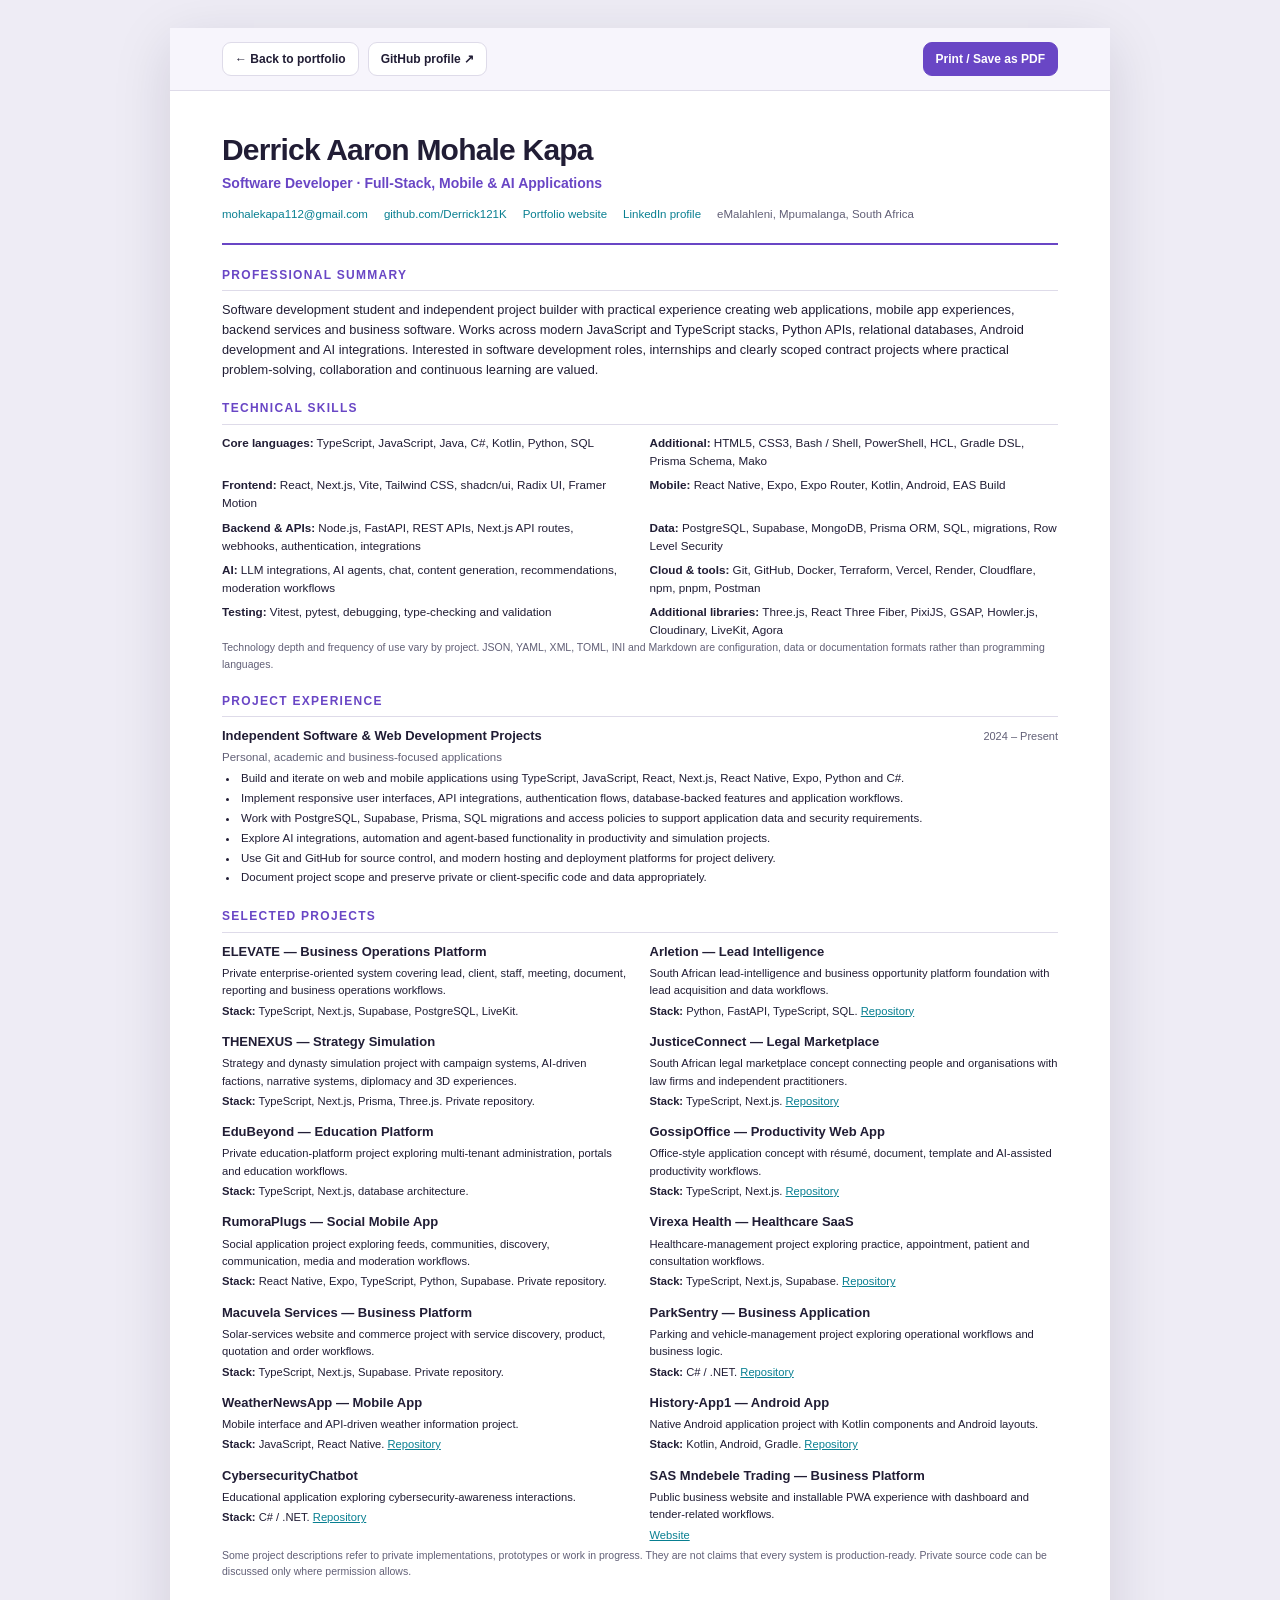
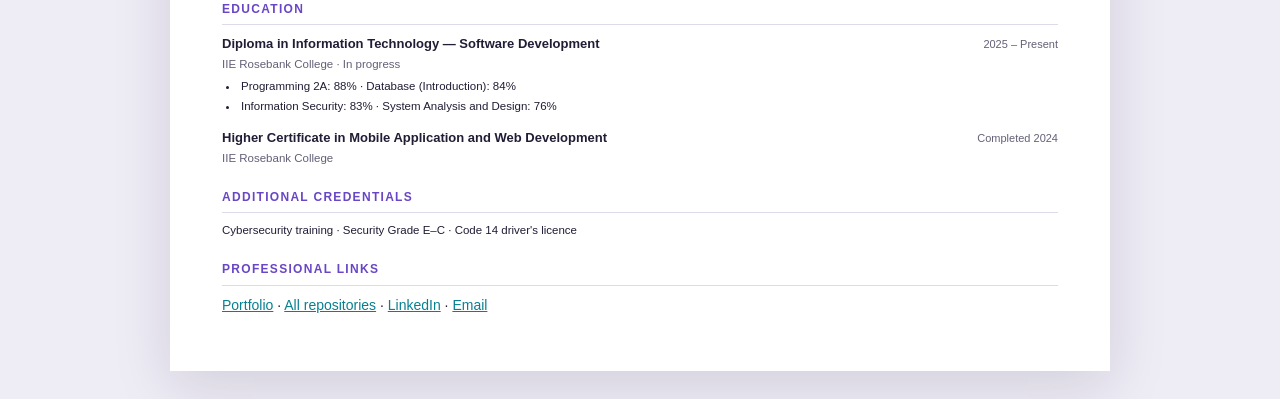
<file: resume.html>
<!doctype html>
<html lang="en-ZA">
<head>
<meta charset="utf-8"><meta name="viewport" content="width=device-width, initial-scale=1">
<meta name="description" content="Software development CV for Derrick Kapa, South Africa."><meta name="theme-color" content="#090914">
<title>Derrick Kapa | Software Development CV</title>
<style>
:root{--ink:#211d35;--muted:#626077;--purple:#6946c5;--teal:#087f91;--line:#dedbe9;--soft:#f7f5fc}*{box-sizing:border-box}html{background:#eeecf5}body{max-width:940px;margin:28px auto;padding:0;color:var(--ink);background:#fff;font:14px/1.55 Arial,Helvetica,sans-serif;box-shadow:0 15px 55px rgba(20,15,50,.13)}main{padding:42px 52px 48px}.toolbar{display:flex;justify-content:space-between;gap:12px;align-items:center;padding:14px 52px;background:var(--soft);border-bottom:1px solid var(--line)}.toolbar a,.toolbar button{font:700 12px Arial,sans-serif;text-decoration:none;border:1px solid var(--line);border-radius:9px;padding:9px 12px;color:var(--ink);background:white;cursor:pointer}.toolbar .print{background:var(--purple);border-color:var(--purple);color:white}.toolbar-group{display:flex;gap:9px;flex-wrap:wrap}header{border-bottom:2px solid var(--purple);padding-bottom:19px;margin-bottom:21px}h1{font-size:30px;line-height:1.1;margin:0 0 7px;letter-spacing:-.8px}.role{color:var(--purple);font-size:14px;font-weight:700;margin-bottom:11px}.contact{display:flex;flex-wrap:wrap;gap:6px 16px;font-size:11.5px;color:var(--muted)}.contact a{color:var(--teal);text-decoration:none}section{margin-top:20px;break-inside:avoid}h2{text-transform:uppercase;font-size:12px;letter-spacing:1.3px;margin:0 0 9px;color:var(--purple);padding-bottom:6px;border-bottom:1px solid var(--line)}p{margin:0 0 7px}.summary{font-size:12.8px}.skills{display:grid;grid-template-columns:1fr 1fr;gap:6px 19px}.skill-line{font-size:11.7px}.skill-line strong{color:var(--ink)}.entry{margin:0 0 12px;break-inside:avoid}.entry-heading{display:flex;align-items:baseline;justify-content:space-between;gap:12px}h3{font-size:13px;margin:0 0 2px}.date{color:var(--muted);font-size:11px;white-space:nowrap}.subheading{color:var(--muted);font-size:11.5px;margin-bottom:4px}ul{margin:4px 0 0;padding-left:17px}li{padding-left:2px;margin:2px 0;font-size:11.5px}.projects{display:grid;grid-template-columns:1fr 1fr;gap:9px 19px}.project{break-inside:avoid}.project h3{margin-bottom:3px}.project p{font-size:11.2px;margin-bottom:3px}a{color:var(--teal);overflow-wrap:anywhere}.note{color:var(--muted);font-size:10.5px}.additional{font-size:11.5px}@media(max-width:650px){body{margin:0;padding:0}main{padding:25px 22px}.toolbar{padding:12px 22px;align-items:flex-start;flex-direction:column}.skills,.projects{grid-template-columns:1fr}.entry-heading{display:block}.date{display:block;margin-bottom:3px}}@page{size:A4;margin:12mm}@media print{html,body{background:#fff;margin:0;padding:0;max-width:none;box-shadow:none;font-size:10pt}main{padding:0}.toolbar{display:none!important}a{color:inherit;text-decoration:none}section,.entry,.project{break-inside:avoid}h2,h3{break-after:avoid}.note{font-size:9pt}}
</style>
</head>
<body>
<div class="toolbar" aria-label="CV actions"><div class="toolbar-group"><a href="index.html">← Back to portfolio</a><a href="https://github.com/Derrick121K?tab=repositories" target="_blank" rel="noopener noreferrer">GitHub profile ↗</a></div><button class="print" type="button" onclick="window.print()">Print / Save as PDF</button></div>
<main>
<header><h1>Derrick Aaron Mohale Kapa</h1><div class="role">Software Developer · Full-Stack, Mobile & AI Applications</div><div class="contact"><a href="mailto:mohalekapa112@gmail.com">mohalekapa112@gmail.com</a><a href="https://github.com/Derrick121K">github.com/Derrick121K</a><a href="https://derrick121k.github.io/Portfolio/">Portfolio website</a><a href="https://www.linkedin.com/in/derrick-kapa-69bb1a195">LinkedIn profile</a><span>eMalahleni, Mpumalanga, South Africa</span></div></header>
<section><h2>Professional summary</h2><p class="summary">Software development student and independent project builder with practical experience creating web applications, mobile app experiences, backend services and business software. Works across modern JavaScript and TypeScript stacks, Python APIs, relational databases, Android development and AI integrations. Interested in software development roles, internships and clearly scoped contract projects where practical problem-solving, collaboration and continuous learning are valued.</p></section>
<section><h2>Technical skills</h2><div class="skills">
<div class="skill-line"><strong>Core languages:</strong> TypeScript, JavaScript, Java, C#, Kotlin, Python, SQL</div>
<div class="skill-line"><strong>Additional:</strong> HTML5, CSS3, Bash / Shell, PowerShell, HCL, Gradle DSL, Prisma Schema, Mako</div>
<div class="skill-line"><strong>Frontend:</strong> React, Next.js, Vite, Tailwind CSS, shadcn/ui, Radix UI, Framer Motion</div>
<div class="skill-line"><strong>Mobile:</strong> React Native, Expo, Expo Router, Kotlin, Android, EAS Build</div>
<div class="skill-line"><strong>Backend & APIs:</strong> Node.js, FastAPI, REST APIs, Next.js API routes, webhooks, authentication, integrations</div>
<div class="skill-line"><strong>Data:</strong> PostgreSQL, Supabase, MongoDB, Prisma ORM, SQL, migrations, Row Level Security</div>
<div class="skill-line"><strong>AI:</strong> LLM integrations, AI agents, chat, content generation, recommendations, moderation workflows</div>
<div class="skill-line"><strong>Cloud & tools:</strong> Git, GitHub, Docker, Terraform, Vercel, Render, Cloudflare, npm, pnpm, Postman</div>
<div class="skill-line"><strong>Testing:</strong> Vitest, pytest, debugging, type-checking and validation</div>
<div class="skill-line"><strong>Additional libraries:</strong> Three.js, React Three Fiber, PixiJS, GSAP, Howler.js, Cloudinary, LiveKit, Agora</div>
</div><p class="note">Technology depth and frequency of use vary by project. JSON, YAML, XML, TOML, INI and Markdown are configuration, data or documentation formats rather than programming languages.</p></section>
<section><h2>Project experience</h2><div class="entry"><div class="entry-heading"><h3>Independent Software & Web Development Projects</h3><span class="date">2024 – Present</span></div><div class="subheading">Personal, academic and business-focused applications</div><ul>
<li>Build and iterate on web and mobile applications using TypeScript, JavaScript, React, Next.js, React Native, Expo, Python and C#.</li>
<li>Implement responsive user interfaces, API integrations, authentication flows, database-backed features and application workflows.</li>
<li>Work with PostgreSQL, Supabase, Prisma, SQL migrations and access policies to support application data and security requirements.</li>
<li>Explore AI integrations, automation and agent-based functionality in productivity and simulation projects.</li>
<li>Use Git and GitHub for source control, and modern hosting and deployment platforms for project delivery.</li>
<li>Document project scope and preserve private or client-specific code and data appropriately.</li>
</ul></div></section>
<section><h2>Selected projects</h2><div class="projects">
<div class="project"><h3>ELEVATE — Business Operations Platform</h3><p>Private enterprise-oriented system covering lead, client, staff, meeting, document, reporting and business operations workflows.</p><p><strong>Stack:</strong> TypeScript, Next.js, Supabase, PostgreSQL, LiveKit.</p></div>
<div class="project"><h3>Arletion — Lead Intelligence</h3><p>South African lead-intelligence and business opportunity platform foundation with lead acquisition and data workflows.</p><p><strong>Stack:</strong> Python, FastAPI, TypeScript, SQL. <a href="https://github.com/Derrick121K/Arletion">Repository</a></p></div>
<div class="project"><h3>THENEXUS — Strategy Simulation</h3><p>Strategy and dynasty simulation project with campaign systems, AI-driven factions, narrative systems, diplomacy and 3D experiences.</p><p><strong>Stack:</strong> TypeScript, Next.js, Prisma, Three.js. Private repository.</p></div>
<div class="project"><h3>JusticeConnect — Legal Marketplace</h3><p>South African legal marketplace concept connecting people and organisations with law firms and independent practitioners.</p><p><strong>Stack:</strong> TypeScript, Next.js. <a href="https://github.com/Derrick121K/justiceconnect">Repository</a></p></div>
<div class="project"><h3>EduBeyond — Education Platform</h3><p>Private education-platform project exploring multi-tenant administration, portals and education workflows.</p><p><strong>Stack:</strong> TypeScript, Next.js, database architecture.</p></div>
<div class="project"><h3>GossipOffice — Productivity Web App</h3><p>Office-style application concept with résumé, document, template and AI-assisted productivity workflows.</p><p><strong>Stack:</strong> TypeScript, Next.js. <a href="https://github.com/Derrick121K/GossipOffice">Repository</a></p></div>
<div class="project"><h3>RumoraPlugs — Social Mobile App</h3><p>Social application project exploring feeds, communities, discovery, communication, media and moderation workflows.</p><p><strong>Stack:</strong> React Native, Expo, TypeScript, Python, Supabase. Private repository.</p></div>
<div class="project"><h3>Virexa Health — Healthcare SaaS</h3><p>Healthcare-management project exploring practice, appointment, patient and consultation workflows.</p><p><strong>Stack:</strong> TypeScript, Next.js, Supabase. <a href="https://github.com/Derrick121K/Virexa-Healt">Repository</a></p></div>
<div class="project"><h3>Macuvela Services — Business Platform</h3><p>Solar-services website and commerce project with service discovery, product, quotation and order workflows.</p><p><strong>Stack:</strong> TypeScript, Next.js, Supabase. Private repository.</p></div>
<div class="project"><h3>ParkSentry — Business Application</h3><p>Parking and vehicle-management project exploring operational workflows and business logic.</p><p><strong>Stack:</strong> C# / .NET. <a href="https://github.com/Derrick121K/Park-Sentry">Repository</a></p></div>
<div class="project"><h3>WeatherNewsApp — Mobile App</h3><p>Mobile interface and API-driven weather information project.</p><p><strong>Stack:</strong> JavaScript, React Native. <a href="https://github.com/Derrick121K/WeatherNewsApp">Repository</a></p></div>
<div class="project"><h3>History-App1 — Android App</h3><p>Native Android application project with Kotlin components and Android layouts.</p><p><strong>Stack:</strong> Kotlin, Android, Gradle. <a href="https://github.com/Derrick121K/History-App1">Repository</a></p></div>
<div class="project"><h3>CybersecurityChatbot</h3><p>Educational application exploring cybersecurity-awareness interactions.</p><p><strong>Stack:</strong> C# / .NET. <a href="https://github.com/Derrick121K/CybersecurityChatbot">Repository</a></p></div>
<div class="project"><h3>SAS Mndebele Trading — Business Platform</h3><p>Public business website and installable PWA experience with dashboard and tender-related workflows.</p><p><a href="https://sasmndebele.co.za/">Website</a></p></div>
</div><p class="note">Some project descriptions refer to private implementations, prototypes or work in progress. They are not claims that every system is production-ready. Private source code can be discussed only where permission allows.</p></section>
<section><h2>Education</h2><div class="entry"><div class="entry-heading"><h3>Diploma in Information Technology — Software Development</h3><span class="date">2025 – Present</span></div><div class="subheading">IIE Rosebank College · In progress</div><ul><li>Programming 2A: 88% · Database (Introduction): 84%</li><li>Information Security: 83% · System Analysis and Design: 76%</li></ul></div><div class="entry"><div class="entry-heading"><h3>Higher Certificate in Mobile Application and Web Development</h3><span class="date">Completed 2024</span></div><div class="subheading">IIE Rosebank College</div></div></section>
<section><h2>Additional credentials</h2><p class="additional">Cybersecurity training · Security Grade E–C · Code 14 driver's licence</p></section>
<section><h2>Professional links</h2><p><a href="https://derrick121k.github.io/Portfolio/">Portfolio</a> · <a href="https://github.com/Derrick121K?tab=repositories">All repositories</a> · <a href="https://www.linkedin.com/in/derrick-kapa-69bb1a195">LinkedIn</a> · <a href="mailto:mohalekapa112@gmail.com">Email</a></p></section>
</main>
</body>
</html>
</file>
<file: css/style.css>
:root{color-scheme:dark;--bg:#090914;--bg-soft:#101020;--panel:#151529;--panel-strong:#1c1c35;--text:#f7f6ff;--muted:#aaa9c2;--line:rgba(193,182,255,.14);--purple:#a78bfa;--purple-bright:#c4adff;--cyan:#78e5ec;--lime:#c9f477;--rose:#f0a6ca;--shadow:0 24px 75px rgba(0,0,0,.34);--radius:22px;--content:1180px}
html[data-theme=light]{color-scheme:light;--bg:#f8f7fc;--bg-soft:#efedf8;--panel:#fff;--panel-strong:#f4f1fc;--text:#211d35;--muted:#625d79;--line:rgba(63,45,104,.15);--purple:#7049d2;--purple-bright:#6138c5;--cyan:#087f91;--lime:#456f0c;--rose:#a34c7b;--shadow:0 22px 65px rgba(42,29,82,.11)}
*{box-sizing:border-box}html{scroll-behavior:smooth;scroll-padding-top:92px}body{margin:0;overflow-x:hidden;background:var(--bg);color:var(--text);font-family:Manrope,system-ui,sans-serif;line-height:1.7;transition:background .25s,color .25s}body:before{position:fixed;inset:0;z-index:-2;content:"";pointer-events:none;background:radial-gradient(ellipse at 80% 3%,rgba(137,95,255,.09),transparent 35%),radial-gradient(ellipse at 4% 45%,rgba(63,200,209,.045),transparent 30%)}.site-noise{position:fixed;inset:0;z-index:-1;pointer-events:none;opacity:.025;background-image:url("data:image/svg+xml,%3Csvg viewBox='0 0 180 180' xmlns='http://www.w3.org/2000/svg'%3E%3Cfilter id='n'%3E%3CfeTurbulence type='fractalNoise' baseFrequency='.9' numOctaves='3' stitchTiles='stitch'/%3E%3C/filter%3E%3Crect width='100%25' height='100%25' filter='url(%23n)' opacity='.5'/%3E%3C/svg%3E")}
a{color:inherit;text-decoration:none}a:focus-visible,button:focus-visible,input:focus-visible,textarea:focus-visible,summary:focus-visible{outline:3px solid var(--cyan);outline-offset:4px}button,input,textarea{font:inherit}button{color:inherit}img{display:block;max-width:100%}p{margin:0 0 1rem;color:var(--muted)}h1,h2,h3{margin:0;line-height:1.13;letter-spacing:-.045em;font-family:"Space Grotesk",Manrope,sans-serif}h1{font-size:clamp(2.85rem,6.3vw,5.7rem);font-weight:700;max-width:850px}h2{font-size:clamp(2.1rem,4.5vw,3.75rem);font-weight:700}h3{font-size:1.28rem;font-weight:700}.shell{width:min(var(--content),calc(100% - 52px));margin-inline:auto}.section{position:relative;padding:112px 0}.section-soft{background:var(--bg-soft);border-block:1px solid var(--line)}
.skip-link{position:fixed;z-index:999;left:1rem;top:1rem;padding:.75rem 1rem;border-radius:10px;background:var(--lime);color:#111;transform:translateY(-180%)}.skip-link:focus{transform:translateY(0)}.site-header{position:sticky;z-index:100;top:0;border-bottom:1px solid var(--line);background:color-mix(in srgb,var(--bg) 84%,transparent);backdrop-filter:blur(22px)}.nav-wrap{min-height:78px;display:flex;align-items:center;justify-content:space-between;gap:24px}.brand{display:inline-flex;align-items:center;gap:11px;font-weight:800;letter-spacing:-.03em;line-height:1.05;white-space:nowrap}.brand-mark{display:grid;place-items:center;width:43px;height:43px;border:1px solid rgba(167,139,250,.65);border-radius:14px;background:linear-gradient(140deg,rgba(167,139,250,.25),rgba(120,229,236,.08));font: .9rem "DM Mono",monospace;color:var(--purple-bright);box-shadow:inset 0 0 18px rgba(167,139,250,.08)}.brand-mark span{color:var(--cyan)}.brand-name{display:block;font-size:.92rem}.brand-name small{display:block;color:var(--muted);font-size:.62rem;letter-spacing:.11em;font-weight:600;text-transform:uppercase;margin-top:6px}.primary-nav,.nav-actions{display:flex;align-items:center;gap:23px}.primary-nav a{position:relative;font-size:.8rem;color:var(--muted);font-weight:800;transition:color .2s}.primary-nav a:after{position:absolute;content:"";height:2px;left:0;right:100%;bottom:-9px;background:linear-gradient(90deg,var(--purple),var(--cyan));transition:right .2s}.primary-nav a:hover,.primary-nav a.is-current{color:var(--text)}.primary-nav a:hover:after,.primary-nav a.is-current:after{right:0}.nav-actions{gap:10px}.theme-toggle,.menu-toggle{display:inline-grid;place-items:center;width:42px;height:42px;border:1px solid var(--line);border-radius:14px;background:var(--panel);cursor:pointer;font-size:1.1rem}.menu-toggle{display:none}.button{display:inline-flex;align-items:center;justify-content:center;gap:11px;padding:13px 19px;border:1px solid transparent;border-radius:13px;font-size:.86rem;font-weight:800;transition:transform .2s,box-shadow .2s,background .2s,border-color .2s;cursor:pointer}.button:hover{transform:translateY(-2px)}.button-primary{background:linear-gradient(110deg,var(--purple-bright),var(--cyan));color:#151324;box-shadow:0 8px 25px rgba(144,113,235,.2)}.button-primary:hover{box-shadow:0 12px 32px rgba(144,113,235,.34)}.button-outline{border-color:var(--line);background:var(--panel);color:var(--text)}.button-outline:hover{border-color:var(--purple);background:var(--panel-strong)}.button-quiet{border-color:transparent;color:var(--muted)}.button-quiet:hover{color:var(--text);background:var(--panel)}.button-small{padding:10px 14px;font-size:.78rem}
.eyebrow{margin-bottom:19px;color:var(--purple-bright);font:500 .69rem "DM Mono",monospace;text-transform:uppercase;letter-spacing:.13em}.status-dot{display:inline-block;width:8px;height:8px;margin-right:7px;border-radius:100%;background:var(--lime);box-shadow:0 0 14px color-mix(in srgb,var(--lime) 45%,transparent)}.eyebrow-divider{color:var(--muted);margin-inline:7px}.hero{position:relative;overflow:hidden;min-height:700px;padding:95px 0 28px}.hero-grid{display:grid;grid-template-columns:1.18fr .82fr;align-items:center;gap:65px}.hero-copy{position:relative;z-index:2}.hero-kicker{margin:27px 0 13px;color:var(--cyan);font:500 .7rem "DM Mono",monospace;letter-spacing:.15em}.gradient-text{background:linear-gradient(105deg,var(--purple-bright) 2%,var(--cyan) 90%);-webkit-background-clip:text;background-clip:text;color:transparent}.hero-lead{max-width:680px;margin:24px 0 28px;font-size:clamp(1rem,1.55vw,1.13rem);line-height:1.85}.hero-actions{display:flex;flex-wrap:wrap;gap:10px}.hero-proof{display:grid;grid-template-columns:repeat(3,minmax(0,1fr));gap:22px;margin-top:45px;padding-top:23px;border-top:1px solid var(--line)}.hero-proof div{display:grid;gap:4px;align-content:start}.hero-proof strong{font:1.08rem "Space Grotesk",sans-serif}.hero-proof span{color:var(--muted);font-size:.7rem;line-height:1.5}.hero-visual{position:relative;justify-self:center;width:min(100%,430px);aspect-ratio:1;display:grid;place-items:center}.portrait-frame{position:relative;z-index:2;width:min(70%,305px);aspect-ratio:1;padding:7px;border-radius:31% 69% 57% 43%/45% 38% 62% 55%;background:linear-gradient(145deg,var(--purple),var(--cyan));box-shadow:0 25px 90px rgba(116,87,197,.3);transform:rotate(-4deg)}.portrait-frame img{width:100%;height:100%;object-fit:cover;border-radius:inherit;transform:rotate(4deg)}.portrait-halo{position:absolute;width:76%;aspect-ratio:1;border-radius:50%;background:radial-gradient(circle,rgba(167,139,250,.22),transparent 68%);filter:blur(8px)}.portrait-ring{position:absolute;border:1px solid var(--line);border-radius:50%;pointer-events:none}.ring-one{inset:2%;transform:rotate(-24deg) scaleY(.72)}.ring-two{inset:9%;transform:rotate(44deg) scaleY(.84);border-color:rgba(120,229,236,.22)}.floating-card{position:absolute;z-index:3;display:flex;align-items:center;gap:10px;padding:12px 14px;border:1px solid var(--line);border-radius:15px;background:color-mix(in srgb,var(--panel) 92%,transparent);box-shadow:var(--shadow);backdrop-filter:blur(14px)}.floating-card strong,.floating-card small{display:block}.floating-card strong{font-size:.68rem}.floating-card small{color:var(--muted);font-size:.59rem;margin-top:3px}.float-top{top:15%;right:-4%}.float-bottom{bottom:13%;left:-5%}.float-icon,.code-token{display:grid;place-items:center;width:32px;height:32px;flex:0 0 auto;border-radius:10px;background:rgba(167,139,250,.14);color:var(--purple-bright);font-size:1rem}.code-token{color:var(--cyan);font: .74rem "DM Mono",monospace}.hero-orb{position:absolute;pointer-events:none;border-radius:50%;filter:blur(2px)}.hero-orb-one{width:550px;height:550px;right:-190px;top:30px;background:radial-gradient(circle,rgba(133,92,244,.15),transparent 68%)}.hero-orb-two{width:390px;height:390px;left:15%;bottom:-260px;background:radial-gradient(circle,rgba(60,209,215,.08),transparent 68%)}.hero-footer{display:flex;justify-content:space-between;align-items:center;gap:15px;margin-top:35px;padding-top:18px;border-top:1px solid var(--line)}.mono{color:var(--muted);font: .64rem "DM Mono",monospace;letter-spacing:.1em}.hero-footer-note,.scroll-cue{color:var(--muted);font-size:.74rem}.scroll-cue span{color:var(--cyan);margin-left:7px}
.about-grid{display:grid;grid-template-columns:.82fr 1.18fr;gap:90px}.section-label h2{font-size:clamp(2rem,3.8vw,3.3rem)}.muted-heading{color:var(--muted)}.about-content .about-statement{color:var(--text);font-size:clamp(1.22rem,2.1vw,1.58rem);font-weight:700;line-height:1.55;letter-spacing:-.025em}.about-content>p:not(.about-statement){font-size:.91rem;line-height:1.9}.about-links{display:flex;gap:24px;flex-wrap:wrap;margin-top:27px}.about-links a,.text-link{color:var(--cyan);font-size:.8rem;font-weight:800}.about-links a:hover,.text-link:hover{color:var(--purple-bright)}
.section-heading{display:flex;justify-content:space-between;align-items:end;gap:38px;margin-bottom:45px}.section-heading h2{max-width:700px}.section-intro{max-width:410px;margin:0 0 5px;font-size:.9rem}.language-panel{padding:28px;border:1px solid var(--line);border-radius:25px;background:linear-gradient(135deg,color-mix(in srgb,var(--purple) 10%,var(--panel)),var(--panel) 60%);box-shadow:var(--shadow)}.language-panel-head{display:flex;justify-content:space-between;align-items:center;gap:20px;margin-bottom:23px}.language-panel-head .mono{display:block;margin-bottom:8px;color:var(--cyan)}.language-panel-head h3{font-size:1.25rem}.language-count{color:color-mix(in srgb,var(--purple-bright) 24%,transparent);font:700 3.8rem "Space Grotesk",sans-serif;line-height:1}.language-grid{display:grid;grid-template-columns:repeat(7,minmax(0,1fr));gap:10px}.language-chip{display:flex;align-items:center;gap:9px;min-width:0;padding:12px 11px;border:1px solid var(--line);border-radius:13px;background:color-mix(in srgb,var(--bg) 48%,transparent)}.language-chip>span{display:grid;place-items:center;width:31px;height:31px;flex:0 0 auto;border-radius:9px;background:rgba(167,139,250,.13);color:var(--purple-bright);font: .62rem "DM Mono",monospace}.language-chip strong{font-size:.72rem;overflow-wrap:anywhere}.language-note{margin:17px 0 0;font-size:.71rem}.expertise-grid{display:grid;grid-template-columns:repeat(3,minmax(0,1fr));gap:15px;margin-top:18px}.expertise-card{min-width:0;padding:25px;border:1px solid var(--line);border-radius:var(--radius);background:var(--panel);transition:transform .22s,border-color .22s,box-shadow .22s}.expertise-card:hover{transform:translateY(-4px);border-color:rgba(167,139,250,.42);box-shadow:var(--shadow)}.expertise-icon{display:grid;place-items:center;width:37px;height:37px;margin-bottom:23px;border:1px solid rgba(120,229,236,.24);border-radius:11px;background:rgba(120,229,236,.07);color:var(--cyan);font: .65rem "DM Mono",monospace}.expertise-card h3{margin-bottom:11px}.expertise-card p{min-height:62px;font-size:.81rem;line-height:1.7}.tag-list,.tag-row{display:flex;flex-wrap:wrap;gap:7px}.tag-list span,.tag-row span{border:1px solid var(--line);border-radius:7px;padding:4px 8px;color:var(--muted);font-size:.65rem;font-weight:700}.additional-tech{margin-top:18px;border:1px solid var(--line);border-radius:17px;background:var(--panel)}.additional-tech summary{display:flex;align-items:center;justify-content:space-between;gap:15px;padding:18px 21px;cursor:pointer;color:var(--text);font-size:.82rem;font-weight:800;list-style:none}.additional-tech summary::-webkit-details-marker{display:none}.summary-icon{color:var(--cyan);font-size:1.2rem;transition:transform .2s}.additional-tech[open] .summary-icon{transform:rotate(45deg)}.additional-tech-body{display:grid;grid-template-columns:1fr 1fr;gap:14px 30px;padding:0 21px 20px}.additional-tech-body strong{font-size:.75rem}.additional-tech-body p{margin:5px 0 0;font-size:.76rem}.additional-tech-body .small-disclaimer{grid-column:1/-1;font-size:.68rem}.specialist-strip{margin-top:22px;padding:20px 22px;border-left:2px solid var(--purple);background:color-mix(in srgb,var(--panel) 76%,transparent)}.specialist-strip .mono{color:var(--purple-bright)}.specialist-strip p{margin:8px 0 0;font-size:.79rem;line-height:1.8}
.filter-bar{display:flex;flex-wrap:wrap;gap:8px;margin-bottom:24px}.filter-button{padding:9px 14px;border:1px solid var(--line);border-radius:999px;background:var(--panel);color:var(--muted);font-size:.73rem;font-weight:800;cursor:pointer;transition:border-color .2s,background .2s,color .2s}.filter-button:hover,.filter-button.is-active{border-color:var(--purple);background:rgba(167,139,250,.13);color:var(--text)}.project-grid{display:grid;grid-template-columns:repeat(3,minmax(0,1fr));gap:17px;align-items:stretch}.project-card{min-width:0;overflow:hidden;border:1px solid var(--line);border-radius:21px;background:var(--panel);transition:transform .22s,border-color .22s,box-shadow .22s}.project-card:hover{transform:translateY(-5px);border-color:rgba(167,139,250,.5);box-shadow:var(--shadow)}.project-card[hidden]{display:none}.project-art{position:relative;height:154px;display:flex;align-items:center;justify-content:center;overflow:hidden;background:linear-gradient(145deg,#28244c,#181b2d)}.project-art:before,.project-art:after{position:absolute;content:"";border:1px solid rgba(255,255,255,.15);border-radius:50%;width:260px;height:150px;transform:rotate(-25deg)}.project-art:after{width:190px;height:280px;transform:rotate(28deg)}.art-arletion{background:radial-gradient(circle at 75% 25%,rgba(197,243,107,.17),transparent 34%),linear-gradient(145deg,#252d38,#151622 72%)}.art-elevate{background:radial-gradient(circle at 65% 20%,rgba(240,166,202,.23),transparent 36%),linear-gradient(145deg,#4a233f,#171725)}.art-nexus,.art-edu{background:radial-gradient(circle at 65% 20%,rgba(167,139,250,.3),transparent 36%),linear-gradient(145deg,#33255c,#191727)}.art-justice{background:radial-gradient(circle at 65% 20%,rgba(205,185,126,.2),transparent 36%),linear-gradient(145deg,#2f354b,#171725)}.art-office{background:radial-gradient(circle at 65% 20%,rgba(120,229,236,.22),transparent 38%),linear-gradient(145deg,#183b42,#161b2a)}.art-rumora{background:radial-gradient(circle at 65% 20%,rgba(197,243,107,.18),transparent 38%),linear-gradient(145deg,#283e50,#171a2a)}.art-virexa{background:radial-gradient(circle at 65% 30%,rgba(120,229,236,.22),transparent 38%),linear-gradient(145deg,#183b42,#161b2a)}.art-macuvela{background:radial-gradient(circle at 65% 20%,rgba(197,243,107,.16),transparent 38%),linear-gradient(145deg,#304333,#171a25)}.art-sas{background:radial-gradient(circle at 25% 15%,rgba(120,229,236,.2),transparent 35%),linear-gradient(145deg,#17343d,#171a2a)}.art-parksentry{background:radial-gradient(circle at 65% 20%,rgba(197,243,107,.13),transparent 38%),linear-gradient(145deg,#25352d,#151a23)}.art-weather{background:radial-gradient(circle at 65% 20%,rgba(120,229,236,.2),transparent 38%),linear-gradient(145deg,#1f3d53,#171a25)}.art-cyber{background:radial-gradient(circle at 65% 20%,rgba(197,243,107,.14),transparent 38%),linear-gradient(145deg,#2a3546,#171725)}.art-history{background:radial-gradient(circle at 65% 20%,rgba(240,166,202,.18),transparent 38%),linear-gradient(145deg,#4b2d43,#171725)}.art-nbm{background:radial-gradient(circle at 65% 20%,rgba(236,173,114,.18),transparent 38%),linear-gradient(145deg,#453126,#1a1b29)}.art-stokvel{background:radial-gradient(circle at 65% 20%,rgba(197,243,107,.14),transparent 38%),linear-gradient(145deg,#32402b,#171725)}.art-siyas{background:radial-gradient(circle at 65% 20%,rgba(240,166,202,.18),transparent 38%),linear-gradient(145deg,#452c4b,#171725)}.project-glyph{position:relative;z-index:1;display:grid;place-items:center;width:69px;height:69px;border:1px solid rgba(255,255,255,.35);border-radius:21px;color:#fff;font:700 1.3rem "Space Grotesk",sans-serif;letter-spacing:-.05em;box-shadow:0 12px 35px rgba(0,0,0,.18);background:rgba(255,255,255,.055);backdrop-filter:blur(8px)}.art-caption{position:absolute;z-index:1;left:18px;bottom:13px;font: .55rem "DM Mono",monospace;color:rgba(255,255,255,.64);letter-spacing:.1em}.project-body{display:flex;flex-direction:column;align-items:start;padding:21px;min-height:310px}.project-meta{display:flex;flex-wrap:wrap;align-items:center;gap:7px;margin-bottom:13px;color:var(--muted);font-size:.64rem;font-weight:700}.status-tag{padding:4px 7px;border-radius:6px;font-size:.58rem;font-weight:800}.status-public{background:rgba(120,229,236,.1);color:var(--cyan)}.status-private{background:rgba(167,139,250,.13);color:var(--purple-bright)}.status-live{background:rgba(201,244,119,.1);color:var(--lime)}.project-body h3{margin-bottom:10px}.project-body>p{flex:1;font-size:.78rem;line-height:1.76}.tag-row{margin:3px 0 17px}.project-links{display:flex;flex-wrap:wrap;gap:14px;margin-top:auto}.text-link{display:inline-block;margin-top:auto}.project-links .text-link{margin-top:0}.projects-footer{display:flex;justify-content:space-between;align-items:center;gap:20px;margin-top:32px;padding-top:24px;border-top:1px solid var(--line)}.projects-footer p{margin:6px 0 0;font-size:.78rem}
.education-grid{display:grid;grid-template-columns:1fr 1fr 1fr;gap:16px}.education-card{position:relative;min-height:280px;padding:25px;overflow:hidden;border:1px solid var(--line);border-radius:var(--radius);background:var(--panel)}.education-card>.mono{display:block;color:var(--cyan)}.education-mark{position:absolute;top:5px;right:19px;color:color-mix(in srgb,var(--purple-bright) 18%,transparent);font:700 4.3rem "Space Grotesk",sans-serif}.education-card h3{max-width:290px;margin:45px 0 11px}.education-card p{font-size:.83rem}.education-card>strong{display:block;margin-top:16px;font-size:.78rem}.education-status{display:inline-block;margin-top:17px;padding:5px 8px;border-radius:7px;background:rgba(167,139,250,.14);color:var(--purple-bright);font-size:.66rem;font-weight:800}.education-results{background:linear-gradient(145deg,var(--panel),color-mix(in srgb,var(--purple) 12%,var(--panel)))}.education-results h3{margin-bottom:12px}.result-row{display:flex;justify-content:space-between;gap:10px;border-bottom:1px solid var(--line);padding:7px 0;font-size:.74rem;color:var(--muted)}.result-row strong{color:var(--text)}.education-results small{display:block;margin-top:12px;color:var(--muted);font-size:.64rem}.credentials-line{display:flex;flex-wrap:wrap;align-items:center;gap:10px 20px;margin-top:18px;padding:16px 19px;border:1px solid var(--line);border-radius:13px;background:var(--panel);font-size:.73rem}.credentials-line strong{color:var(--text)}.credentials-line span{color:var(--muted)}
.section-approach{border-top:1px solid var(--line)}.approach-grid{display:grid;grid-template-columns:1fr 1fr;gap:100px;align-items:start}.approach-grid h2{margin-bottom:22px}.approach-grid .section-intro{max-width:480px;margin-top:20px}.approach-list{border-top:1px solid var(--line)}.approach-list>div{display:grid;grid-template-columns:42px 1fr;gap:15px;align-items:start;padding:18px 0;border-bottom:1px solid var(--line)}.approach-list>div>span{color:var(--cyan);font: .75rem "DM Mono",monospace}.approach-list p{margin:0;font-size:.82rem;line-height:1.75}.approach-list strong{color:var(--text)}
.contact-section{background:linear-gradient(145deg,color-mix(in srgb,var(--purple) 12%,var(--bg)),var(--bg) 68%);border-top:1px solid var(--line)}.contact-grid{display:grid;grid-template-columns:.95fr 1.05fr;gap:85px;align-items:start}.contact-grid h2{max-width:560px}.contact-lead{margin-top:23px;font-size:1rem;max-width:470px}.contact-direct{display:grid;gap:4px;margin-top:30px}.contact-direct a{display:flex;justify-content:space-between;align-items:center;flex-wrap:wrap;gap:8px 18px;max-width:440px;padding:14px 0;border-bottom:1px solid var(--line);font-size:.8rem}.contact-direct a span{color:var(--muted)}.contact-direct a strong{color:var(--cyan);font-size:.78rem}.contact-form{border:1px solid var(--line);border-radius:23px;padding:29px;background:var(--panel);box-shadow:var(--shadow)}.form-topline{display:flex;justify-content:space-between;align-items:center;margin-bottom:17px}.form-topline .mono{color:var(--cyan)}.form-spark{color:var(--purple-bright)}.contact-form h3{margin-bottom:8px;font-size:1.5rem}.contact-form>p{margin-bottom:22px;font-size:.8rem}.contact-form label{display:block;margin:15px 0 6px;color:var(--text);font-size:.72rem;font-weight:800}.contact-form input,.contact-form textarea{display:block;width:100%;padding:12px 14px;border:1px solid var(--line);border-radius:10px;outline:none;background:var(--bg);color:var(--text);font-size:.82rem;transition:border-color .2s,box-shadow .2s}.contact-form textarea{resize:vertical;min-height:120px}.contact-form input:focus,.contact-form textarea:focus{border-color:var(--purple);box-shadow:0 0 0 3px rgba(167,139,250,.12)}.form-submit{width:100%;margin-top:19px}.form-note{margin:11px 0 0!important;font-size:.66rem!important}.honeypot{position:absolute!important;left:-10000px!important;opacity:0!important}
.site-footer{border-top:1px solid var(--line);background:var(--bg-soft)}.footer-inner{min-height:112px;display:flex;align-items:center;justify-content:space-between;gap:24px;padding-block:20px}.footer-inner>p{text-align:center;font-size:.68rem;margin:0}.footer-inner>p span{color:var(--muted)}.footer-links{display:flex;align-items:center;gap:17px;color:var(--muted);font-size:.72rem;font-weight:800}.back-top{color:var(--cyan)}.visually-hidden{position:absolute;width:1px;height:1px;padding:0;margin:-1px;overflow:hidden;clip:rect(0,0,0,0);white-space:nowrap;border:0}
@media(max-width:1080px){.primary-nav{gap:15px}.nav-hire{display:none}.hero-grid{gap:35px}.language-grid{grid-template-columns:repeat(4,minmax(0,1fr))}.expertise-grid{grid-template-columns:repeat(2,minmax(0,1fr))}.project-grid{grid-template-columns:repeat(2,minmax(0,1fr))}.about-grid,.contact-grid{gap:55px}}
@media(max-width:760px){.shell{width:min(var(--content),calc(100% - 34px))}.section{padding:78px 0}.nav-wrap{min-height:70px;gap:10px}.menu-toggle{display:grid;margin-left:auto;gap:4px;align-content:center}.menu-toggle span{width:17px;height:2px;border-radius:2px;background:var(--text)}.primary-nav{position:absolute;display:none;align-items:stretch;flex-direction:column;gap:0;top:69px;left:16px;right:16px;border:1px solid var(--line);border-radius:15px;padding:10px;background:var(--panel);box-shadow:var(--shadow)}.primary-nav.is-open{display:flex}.primary-nav a{padding:12px;border-radius:8px}.primary-nav a:after{display:none}.primary-nav a:hover{background:var(--panel-strong)}.nav-actions{gap:6px}.theme-toggle{width:39px;height:39px}.hero{padding-top:65px;min-height:auto}.hero-grid{grid-template-columns:1fr;gap:26px}.hero-copy{order:1}.hero-visual{order:0;width:min(80%,310px)}.portrait-frame{width:67%}.floating-card{padding:9px 11px}.floating-card strong{font-size:.62rem}.floating-card small{font-size:.54rem}.float-top{right:-8%}.float-bottom{left:-8%}.hero-proof{margin-top:30px;gap:14px}.hero-proof strong{font-size:.92rem}.hero-proof span{font-size:.62rem}.hero-footer{margin-top:32px;flex-wrap:wrap}.hero-footer-note{display:none}.about-grid,.approach-grid,.contact-grid{grid-template-columns:1fr;gap:27px}.section-heading{display:block}.section-intro{margin-top:18px}.language-panel{padding:20px}.language-grid{grid-template-columns:repeat(2,minmax(0,1fr));gap:8px}.language-chip{padding:9px}.language-chip strong{font-size:.68rem}.expertise-grid,.project-grid,.education-grid{grid-template-columns:1fr}.expertise-card p{min-height:auto}.additional-tech-body{grid-template-columns:1fr}.additional-tech-body .small-disclaimer{grid-column:auto}.project-art{height:180px}.project-body{min-height:auto}.projects-footer{align-items:flex-start;flex-direction:column}.education-card{min-height:auto}.credentials-line{align-items:flex-start;flex-direction:column;gap:7px}.contact-form{padding:22px}.footer-inner{align-items:flex-start;flex-wrap:wrap}.footer-inner>p{order:3;width:100%;text-align:left}.footer-links{margin-left:auto;flex-wrap:wrap;gap:11px}}
@media(max-width:390px){.brand-name{font-size:.82rem}.brand-mark{width:39px;height:39px}.hero-proof{grid-template-columns:1fr 1fr}.hero-proof div:last-child{grid-column:1/-1}.hero-actions .button{width:100%}.language-chip{gap:7px}.language-chip>span{width:27px;height:27px}}
@media(prefers-reduced-motion:reduce){*,*:before,*:after{scroll-behavior:auto!important;animation-duration:.01ms!important;animation-iteration-count:1!important;transition-duration:.01ms!important}}
</file>
<file: african-wood-house/styles.css>
@import url('https://fonts.googleapis.com/css2?family=DM+Sans:wght@400;500;600;700&family=Playfair+Display:ital,wght@0,500;0,600;0,700;1,500;1,600&display=swap');
:root{--ink:#2b211b;--chocolate:#38251b;--brown:#624735;--gold:#ad8752;--gold-light:#d7bb91;--cream:#f5eee2;--ivory:#fbf8f2;--beige:#e8ddcc;--muted:#786d62;--line:#d9cdbb;--white:#fffdfa;--shadow:0 24px 70px rgba(47,32,21,.14);--serif:'Playfair Display',Georgia,serif;--sans:'DM Sans',Arial,sans-serif}
*{box-sizing:border-box}html{scroll-behavior:smooth;scroll-padding-top:100px}body{margin:0;background:var(--ivory);color:var(--ink);font-family:var(--sans);font-size:14px;line-height:1.65}body.no-scroll{overflow:hidden}img{display:block;max-width:100%}a{color:inherit;text-decoration:none}button,input,select,textarea{font:inherit}button{cursor:pointer}.prototype-ribbon{height:30px;display:flex;align-items:center;gap:9px;padding:0 4.5vw;background:var(--chocolate);color:#f1e8db;font-size:9px;letter-spacing:.14em;font-weight:600}.ribbon-dot{width:6px;height:6px;background:#c6a06c;border-radius:50%;box-shadow:0 0 0 3px rgba(198,160,108,.17)}.ribbon-separator{color:var(--gold-light)}.ribbon-right{margin-left:auto;color:#c7b8a6;font-size:8px}.site-header{height:88px;padding:0 4.5vw;display:flex;align-items:center;justify-content:space-between;background:rgba(251,248,242,.95);border-bottom:1px solid rgba(95,70,48,.12);position:sticky;top:0;z-index:20;backdrop-filter:blur(14px)}.brand{width:170px;display:flex;align-items:center}.brand img{width:100%;height:76px;object-fit:contain;mix-blend-mode:multiply}.main-nav{display:flex;gap:39px;align-items:center;margin-left:4vw}.main-nav a,.footer-links a{font-size:11px;color:#55483d;letter-spacing:.04em;transition:color .2s}.main-nav a:hover,.footer-links a:hover{color:var(--gold)}.header-actions{display:flex;align-items:center;gap:22px}.icon-button{border:0;background:none;padding:8px;color:var(--chocolate);display:grid;place-items:center}.icon-button svg,.bag-button svg{width:19px;height:19px;fill:none;stroke:currentColor;stroke-width:1.5;stroke-linecap:round;stroke-linejoin:round}.bag-button{display:flex;align-items:center;gap:9px;background:none;border:0;color:var(--chocolate);font-size:11px}.bag-button b{background:var(--chocolate);color:white;font-size:9px;width:20px;height:20px;border-radius:50%;display:grid;place-items:center;font-weight:500}.mobile-menu-toggle{display:none}.search-panel{position:fixed;z-index:30;top:118px;left:0;right:0;padding:18px 10vw;background:var(--white);box-shadow:var(--shadow);display:flex;align-items:center;gap:20px}.search-panel[hidden]{display:none}.search-panel label{font:italic 17px var(--serif);white-space:nowrap}.search-panel input{width:100%;border:0;border-bottom:1px solid var(--line);padding:12px 5px;background:transparent;outline:none}.search-close{font-size:25px;border:0;background:none;color:var(--brown)}
.hero{min-height:655px;padding:70px 9vw 58px 10vw;display:grid;grid-template-columns:1fr 1fr;align-items:center;position:relative;overflow:hidden;background:var(--cream)}.hero:before{content:"";position:absolute;left:-240px;bottom:-320px;width:620px;height:620px;border:1px solid rgba(173,135,82,.18);border-radius:50%}.hero:after{content:"";position:absolute;right:0;top:0;width:43%;height:100%;background:linear-gradient(135deg,rgba(230,216,195,.3),rgba(213,190,157,.5));z-index:0}.hero-copy,.hero-artwork{position:relative;z-index:1}.eyebrow{font-size:9px;font-weight:700;letter-spacing:.18em;color:var(--gold);margin:0 0 18px}.eyebrow>span:first-child{display:inline-block;width:25px;height:1px;background:var(--gold);vertical-align:middle;margin-right:9px}.eyebrow-index{color:#b8a995;font-weight:500}.hero h1,.section-heading h2,.story-copy h2,.craft-top h2,.global-copy h2,.contact-heading h2{font:500 clamp(42px,5.2vw,70px)/1.1 var(--serif);letter-spacing:-.045em;color:var(--chocolate);margin:0}.hero h1 em,.section-heading h2 em,.story-copy h2 em,.craft-top h2 em,.global-copy h2 em,.contact-heading h2 em{font-weight:500;color:var(--gold);font-style:italic}.hero-intro{max-width:425px;color:#706356;line-height:1.9;font-size:13px;margin:27px 0 29px}.hero-actions{display:flex;align-items:center;gap:25px}.button{display:inline-flex;align-items:center;justify-content:center;gap:24px;padding:14px 20px;border:1px solid transparent;text-transform:uppercase;font-size:9px;letter-spacing:.12em;font-weight:700;transition:transform .2s,background .2s}.button:hover{transform:translateY(-2px)}.button span{font-size:15px;line-height:0}.button-dark{background:var(--chocolate);color:#fffaf1}.button-dark:hover{background:#523b2b}.text-link{font-size:10px;color:var(--chocolate);border-bottom:1px solid var(--gold);padding-bottom:5px}.text-link span{margin-left:10px;color:var(--gold)}.hero-footnote{margin-top:76px;color:#9a8a78;font-size:8px;letter-spacing:.16em;display:flex;align-items:center;gap:12px}.mini-rule{width:30px;height:1px;background:var(--gold)}.hero-artwork{max-width:510px;justify-self:end;width:100%;padding:0 28px 30px 15px}.hero-image-wrap{background:#eee7da;position:relative;box-shadow:20px 20px 0 rgba(173,135,82,.15);height:455px;overflow:hidden}.hero-image-wrap>img{height:100%;width:100%;object-fit:contain;mix-blend-mode:multiply}.image-caption{position:absolute;bottom:0;left:0;right:0;display:flex;justify-content:space-between;padding:12px 15px;background:rgba(248,242,232,.86);font-size:7px;letter-spacing:.16em;color:#806d59}.hero-side-note{position:absolute;right:-1px;top:50px;writing-mode:vertical-rl;font-size:8px;letter-spacing:.2em;color:#977d5d}.hero-seal{position:absolute;left:-5px;bottom:0;width:78px;height:78px;border-radius:50%;background:var(--chocolate);color:#e9d6b7;display:grid;align-content:center;text-align:center;font-size:8px;letter-spacing:.13em;line-height:1.25;border:1px solid #c2a476;outline:1px solid var(--chocolate);outline-offset:4px}.hero-seal b{font:600 17px var(--serif);color:white}.hero-bottom-line{position:absolute;bottom:18px;left:10vw;right:9vw;display:flex;justify-content:space-between;font-size:7px;letter-spacing:.17em;color:#a4937d;z-index:2}.intro-strip{padding:45px 10vw;display:grid;grid-template-columns:1.1fr 1.5fr .35fr;align-items:center;gap:45px;background:var(--chocolate);color:#e9ded0}.intro-strip p{font:500 25px/1.2 var(--serif);margin:0}.intro-strip p em{color:#d1ad7e}.intro-strip>div{font-size:11px;line-height:1.9;color:#c9b9a8;max-width:550px}.intro-mark{font:500 35px var(--serif);color:rgba(222,196,160,.45);justify-self:end}.intro-mark span{font:10px var(--sans);vertical-align:top}
.section-pad{padding:100px 10vw}.collection-section{background:var(--ivory)}.section-heading{display:flex;justify-content:space-between;align-items:end;gap:30px}.section-heading h2,.story-copy h2,.craft-top h2,.global-copy h2,.contact-heading h2{font-size:clamp(37px,4vw,53px)}.section-lede{color:var(--muted);font-size:11px;margin:15px 0 0}.collection-tools{display:flex;align-items:center;gap:13px}.demo-note{font-size:7px;letter-spacing:.13em;color:#8a7457;border:1px solid #d8c6a9;padding:7px 9px}.collection-tools select{border:0;border-bottom:1px solid var(--line);background:transparent;color:#665748;font-size:10px;padding:8px 20px 8px 5px;outline:none}.filter-row{display:flex;gap:10px;flex-wrap:wrap;margin:35px 0 26px}.filter-chip{background:transparent;border:1px solid var(--line);border-radius:30px;padding:9px 15px;font-size:9px;color:#776a5d;transition:all .2s}.filter-chip:hover,.filter-chip.active{background:var(--chocolate);color:white;border-color:var(--chocolate)}.filter-chip span{margin-left:8px;color:#d6bb91}.product-grid{display:grid;grid-template-columns:repeat(4,minmax(0,1fr));gap:19px}.product-card{min-width:0;position:relative}.product-image{aspect-ratio:4/4.6;background:#eee7dc;position:relative;overflow:hidden;cursor:pointer}.product-image img{width:100%;height:100%;object-fit:contain;mix-blend-mode:multiply;transition:transform .5s}.product-card:hover .product-image img{transform:scale(1.045)}.product-tag{position:absolute;top:12px;left:12px;background:rgba(251,248,242,.9);padding:6px 8px;font-size:7px;letter-spacing:.12em;color:#7e694f}.quick-view{position:absolute;bottom:12px;left:12px;right:12px;background:rgba(56,37,27,.92);color:white;border:0;padding:11px;font-size:8px;letter-spacing:.13em;text-transform:uppercase;opacity:0;transform:translateY(6px);transition:all .2s}.product-card:hover .quick-view,.quick-view:focus{opacity:1;transform:translateY(0)}.product-meta{padding:14px 1px 5px}.product-category{font-size:7px;color:var(--gold);letter-spacing:.16em;text-transform:uppercase}.product-title-row{display:flex;align-items:start;justify-content:space-between;gap:8px;margin-top:4px}.product-title{font:500 16px/1.25 var(--serif);color:var(--chocolate);margin:0}.product-price{font-size:10px;color:#6e5b4a;white-space:nowrap;padding-top:3px}.product-subtitle{font-size:9px;color:#918578;margin:6px 0 10px}.add-button{border:0;border-bottom:1px solid #c4ad8c;background:none;color:#6b4e32;padding:0 0 4px;font-size:8px;letter-spacing:.12em;text-transform:uppercase}.add-button:hover{color:var(--gold)}.catalogue-footnote{font-size:8px;color:#9b8f82;margin:30px 0 0;text-align:center;letter-spacing:.03em}.empty-state{text-align:center;padding:50px;color:var(--muted);font:italic 18px var(--serif)}
.story-section{display:grid;grid-template-columns:1fr 1fr;min-height:560px;background:#e9dfd1}.story-image{min-height:560px;position:relative;overflow:hidden;background:#d9caba}.story-image img{width:100%;height:100%;position:absolute;inset:0;object-fit:cover;mix-blend-mode:multiply}.vertical-label{position:absolute;left:20px;top:25px;writing-mode:vertical-rl;transform:rotate(180deg);font-size:7px;letter-spacing:.2em;color:#795b3b}.story-copy{align-self:center;padding:75px 12% 75px 12%}.story-copy h2{margin-bottom:25px}.story-copy>p:not(.eyebrow){font-size:11px;line-height:2;color:#786b5d;max-width:440px}.underlined-link{display:inline-block;margin-top:23px;padding-bottom:7px;border-bottom:1px solid var(--gold);font-size:9px;letter-spacing:.1em;text-transform:uppercase;color:var(--chocolate)}.underlined-link span{color:var(--gold);margin-left:10px}.story-signature{border-top:1px solid #cfc0ab;margin-top:65px;padding-top:15px;font-size:7px;letter-spacing:.18em;color:#99846d}.story-signature span{color:var(--gold);padding:0 5px}.craft-section{background:var(--cream)}.craft-top{display:flex;align-items:end;justify-content:space-between;gap:50px;margin-bottom:36px}.craft-top>p{max-width:335px;color:#84776b;font-size:11px;line-height:1.9;margin-bottom:4px}.craft-gallery{display:grid;grid-template-columns:1.35fr 1fr;gap:19px}.craft-gallery figure{margin:0;background:#eee5d9;position:relative;overflow:hidden}.craft-gallery figure img{width:100%;height:370px;object-fit:cover;mix-blend-mode:multiply;transition:transform .5s}.craft-gallery figure:hover img{transform:scale(1.025)}.craft-gallery .craft-large img{object-fit:cover}.craft-gallery figcaption{position:absolute;bottom:0;left:0;right:0;background:rgba(248,243,235,.88);padding:12px 15px;font-size:7px;letter-spacing:.15em;color:#77644f}.craft-gallery figcaption span{color:var(--gold);margin-right:15px}.global-section{padding:75px 10vw;background:var(--chocolate);display:grid;grid-template-columns:1fr 1fr;gap:10vw;color:#efe4d5}.global-copy h2{color:#fff7ee}.global-copy h2 em{color:#c8a477}.global-copy>p:last-child{font-size:11px;color:#c6b6a5;max-width:380px;line-height:1.9;margin-top:23px}.market-list>div{display:grid;grid-template-columns:35px 1fr auto;align-items:center;gap:12px;padding:16px 0;border-bottom:1px solid rgba(221,196,164,.2)}.market-list>div:first-child{border-top:1px solid rgba(221,196,164,.2)}.market-list>div span{font-size:8px;color:#b9996d}.market-list>div b{font:500 17px var(--serif);color:#f1e7db}.market-list>div small{font-size:6px;letter-spacing:.14em;color:#b7a28a}.market-list>p{font-size:8px;color:#b7a996;margin-top:14px;line-height:1.6}.contact-section{display:grid;grid-template-columns:.9fr 1.1fr;gap:9vw;background:#f9f5ed}.contact-heading h2{margin-bottom:20px}.contact-heading>p:last-child{color:#887c70;font-size:11px;line-height:1.9;max-width:360px}.contact-form{display:flex;flex-direction:column;gap:15px;align-self:center}.contact-form label,.enquiry-dialog label{display:flex;flex-direction:column;gap:6px;font-size:8px;color:#826d56;letter-spacing:.1em;text-transform:uppercase}.form-row{display:grid;grid-template-columns:1fr 1fr;gap:15px}.contact-form input,.contact-form select,.contact-form textarea,.enquiry-dialog input,.enquiry-dialog textarea{width:100%;border:0;border-bottom:1px solid #d6c9b6;background:transparent;padding:10px 2px;color:var(--ink);outline:none;font:11px var(--sans);resize:vertical}.contact-form input:focus,.contact-form textarea:focus,.enquiry-dialog input:focus,.enquiry-dialog textarea:focus{border-color:var(--gold)}.contact-form .button{align-self:flex-start;margin-top:5px}.form-disclaimer{font-size:7px;color:#a09486;letter-spacing:.08em;margin:0}.site-footer{background:#221710;color:#e9dfd2;padding:36px 7vw 15px}.footer-top{display:grid;grid-template-columns:1fr 1fr 1fr;align-items:center;padding-bottom:30px;border-bottom:1px solid rgba(220,192,157,.18)}.footer-brand{width:185px;background:#f1e7d7;display:block}.footer-brand img{width:100%;mix-blend-mode:multiply}.footer-top>p{font:500 24px/1.2 var(--serif);text-align:center}.footer-top>p em{color:#c49c68}.footer-links{display:flex;justify-content:flex-end;gap:18px;flex-wrap:wrap}.footer-links a{color:#c7b9a9;font-size:8px}.footer-bottom{display:flex;justify-content:space-between;gap:12px;padding-top:15px;color:#988a7b;font-size:6px;letter-spacing:.13em}
.overlay{position:fixed;inset:0;background:rgba(28,20,15,.45);backdrop-filter:blur(2px);z-index:40}.overlay[hidden]{display:none}.bag-drawer{position:fixed;z-index:41;right:0;top:0;bottom:0;width:min(440px,100%);background:var(--ivory);padding:28px;display:flex;flex-direction:column;transform:translateX(105%);transition:transform .3s ease;box-shadow:var(--shadow)}.bag-drawer.open{transform:translateX(0)}.drawer-head{display:flex;justify-content:space-between;align-items:start;border-bottom:1px solid var(--line);padding-bottom:18px}.drawer-head .eyebrow{margin:0 0 6px}.drawer-head h3,.enquiry-dialog h3{font:500 28px var(--serif);margin:0;color:var(--chocolate)}.drawer-head h3 span{font:10px var(--sans);color:var(--muted)}.close-button{border:0;background:none;color:var(--chocolate);font:300 28px var(--sans);line-height:1;padding:0 5px}.bag-items{overflow:auto;flex:1;padding:12px 0}.bag-empty{padding:45px 5px;text-align:center;font:italic 17px var(--serif);color:#8c7b68}.bag-item{display:grid;grid-template-columns:72px 1fr auto;gap:12px;padding:12px 0;border-bottom:1px solid var(--line)}.bag-item img{width:72px;height:85px;object-fit:contain;background:#ede4d7;mix-blend-mode:multiply}.bag-item h4{font:500 14px var(--serif);margin:2px 0 5px}.bag-item p{font-size:9px;color:var(--muted);margin:0}.bag-item button{border:0;background:none;color:#957c60;font-size:8px;text-decoration:underline;padding:5px 0}.bag-item strong{font-size:10px;font-weight:500}.bag-bottom{border-top:1px solid var(--line);padding-top:15px}.bag-bottom p{font-size:9px;color:#8d8174;line-height:1.7}.full-width{width:100%}.button:disabled{opacity:.4;cursor:not-allowed;transform:none}.continue-shopping{display:block;margin:13px auto 0;border:0;background:none;border-bottom:1px solid var(--gold);font-size:8px;letter-spacing:.1em;padding:0 0 4px;color:#74593e}.product-dialog,.enquiry-dialog{border:0;padding:0;background:var(--ivory);color:var(--ink);box-shadow:var(--shadow);max-width:min(850px,92vw);width:100%;overflow:visible}.product-dialog::backdrop,.enquiry-dialog::backdrop{background:rgba(28,20,15,.56);backdrop-filter:blur(3px)}.product-dialog[open],.enquiry-dialog[open]{animation:modal-in .2s ease-out}.modal-close{position:absolute;right:15px;top:12px;z-index:2;font-size:30px}.dialog-content{display:grid;grid-template-columns:1fr 1fr;min-height:440px}.dialog-image{background:#eee6d9;display:grid;place-items:center}.dialog-image img{width:100%;height:100%;max-height:510px;object-fit:contain;mix-blend-mode:multiply}.dialog-copy{padding:70px 42px 45px;align-self:center}.dialog-copy h3{font:500 31px/1.15 var(--serif);color:var(--chocolate);margin:5px 0 12px}.dialog-copy .dialog-price{color:#7c6448;font-size:13px}.dialog-copy p{font-size:11px;line-height:1.9;color:#827568}.dialog-copy .button{margin-top:16px}.demo-disclosure{font-size:7px!important;color:#a19385!important;letter-spacing:.05em}.enquiry-dialog{max-width:510px;padding:35px}.enquiry-dialog-inner{padding:10px}.enquiry-dialog .eyebrow{margin-bottom:8px}.enquiry-dialog h3{font-size:33px}.enquiry-dialog h3 em{color:var(--gold);font-weight:500}.enquiry-dialog-inner>p:not(.eyebrow){font-size:10px;color:var(--muted);line-height:1.7}.enquiry-dialog form{display:grid;gap:14px;margin-top:20px}.enquiry-dialog form .button{margin-top:5px}.toast{position:fixed;z-index:70;bottom:25px;left:50%;transform:translate(-50%,20px);opacity:0;pointer-events:none;background:var(--chocolate);color:white;padding:12px 19px;font-size:9px;letter-spacing:.04em;box-shadow:var(--shadow);transition:all .25s}.toast.show{opacity:1;transform:translate(-50%,0)}
@keyframes modal-in{from{opacity:0;transform:translateY(8px)}to{opacity:1;transform:translateY(0)}}
@media(max-width:1050px){.hero{padding-left:7vw;padding-right:7vw}.section-pad{padding-left:7vw;padding-right:7vw}.story-copy{padding-left:9%;padding-right:8%}.product-grid{grid-template-columns:repeat(2,minmax(0,1fr));row-gap:28px}.global-section{padding-left:7vw;padding-right:7vw}.hero-image-wrap{height:420px}}
@media(max-width:700px){body{font-size:13px}.prototype-ribbon{padding:0 15px;font-size:7px;letter-spacing:.09em}.ribbon-right{display:none}.site-header{height:72px;padding:0 17px}.mobile-menu-toggle{display:flex;flex-direction:column;gap:5px;margin-right:6px}.mobile-menu-toggle span{display:block;width:19px;height:1px;background:var(--chocolate)}.brand{width:132px;margin-right:auto}.brand img{height:64px}.main-nav{display:none;position:absolute;left:0;right:0;top:72px;margin:0;padding:20px;background:var(--ivory);border-bottom:1px solid var(--line);flex-direction:column;align-items:flex-start;gap:18px;box-shadow:0 18px 30px rgba(55,36,23,.1)}.main-nav.open{display:flex}.header-actions{gap:8px}.bag-button{gap:5px}.bag-button span{display:none}.search-panel{top:102px;padding:13px 18px;gap:10px}.search-panel label{font-size:14px}.hero{display:flex;flex-direction:column;align-items:stretch;padding:54px 22px 60px;min-height:auto}.hero:after{width:100%;height:45%;top:auto;bottom:0}.hero-copy{z-index:2}.hero h1{font-size:53px}.hero-intro{font-size:12px;max-width:360px;margin:20px 0}.hero-actions{gap:16px;flex-wrap:wrap}.hero-footnote{margin-top:32px;font-size:7px}.hero-artwork{width:86%;max-width:390px;margin:38px auto 4px;padding:0 15px 17px}.hero-image-wrap{height:330px}.hero-side-note{right:0;top:28px}.hero-seal{width:63px;height:63px;font-size:7px}.hero-seal b{font-size:14px}.hero-bottom-line{left:22px;right:22px;bottom:16px;font-size:6px}.intro-strip{padding:32px 23px;grid-template-columns:1fr auto;gap:15px}.intro-strip p{font-size:22px}.intro-strip>div{grid-column:1/-1;grid-row:2;font-size:10px}.intro-mark{font-size:24px}.section-pad{padding:65px 22px}.section-heading{display:block}.collection-tools{margin-top:18px;justify-content:space-between}.filter-row{margin:25px 0 20px;gap:7px}.filter-chip{padding:8px 11px;font-size:8px}.product-grid{grid-template-columns:repeat(2,minmax(0,1fr));gap:22px 11px}.product-image{aspect-ratio:4/4.8}.quick-view{opacity:1;transform:none;bottom:7px;left:7px;right:7px;padding:8px;font-size:7px}.product-title-row{display:block}.product-title{font-size:15px}.product-price{display:block;font-size:9px;margin-top:5px}.product-subtitle{font-size:8px}.catalogue-footnote{font-size:7px;line-height:1.6}.story-section{grid-template-columns:1fr}.story-image{min-height:370px;height:370px}.story-copy{padding:48px 24px}.story-copy h2,.craft-top h2,.global-copy h2,.contact-heading h2{font-size:39px}.story-signature{margin-top:35px}.craft-top{display:block}.craft-top>p{margin-top:20px}.craft-gallery{grid-template-columns:1fr;gap:13px}.craft-gallery figure img{height:290px}.global-section{padding:56px 24px;grid-template-columns:1fr;gap:35px}.market-list>div{grid-template-columns:25px 1fr auto}.market-list>div b{font-size:15px}.market-list>div small{font-size:5.5px}.contact-section{grid-template-columns:1fr;gap:30px;padding:60px 24px}.form-row{grid-template-columns:1fr;gap:14px}.site-footer{padding:30px 22px 14px}.footer-top{grid-template-columns:1fr 1fr;gap:20px}.footer-brand{width:145px}.footer-top>p{font-size:20px;text-align:right}.footer-links{grid-column:1/-1;justify-content:flex-start;gap:22px}.footer-bottom{flex-direction:column;gap:7px;font-size:6px}.bag-drawer{padding:22px}.dialog-content{grid-template-columns:1fr}.dialog-image{height:280px}.dialog-copy{padding:30px 25px 28px}.dialog-copy h3{font-size:26px}.product-dialog{max-height:90vh;overflow:auto}.enquiry-dialog{padding:27px 17px}.enquiry-dialog-inner{padding:5px}.toast{width:max-content;max-width:90vw;text-align:center}}
@media(prefers-reduced-motion:reduce){*,*::before,*::after{scroll-behavior:auto!important;transition:none!important;animation:none!important}}

/* E-commerce storefront and demo checkout additions */
.store-utility{height:31px;display:flex;align-items:center;justify-content:space-between;gap:14px;padding:0 4.5vw;background:var(--chocolate);color:#e9ddce;font-size:8px;font-weight:700;letter-spacing:.13em}.store-utility i{color:var(--gold-light);font-style:normal;margin:0 8px}.store-hero{min-height:620px}.hero-trust{display:flex;flex-wrap:wrap;gap:12px 19px;margin-top:34px;color:#897a69;font-size:8px;letter-spacing:.04em}.service-strip{display:grid;grid-template-columns:repeat(4,1fr);gap:18px;padding:22px 8vw;background:#fffdfa;border-bottom:1px solid var(--line)}.service-strip>div{display:flex;gap:12px;align-items:center;justify-content:center}.service-icon{font:24px var(--serif);color:var(--gold)}.service-strip b,.service-strip small{display:block}.service-strip b{font:500 12px var(--serif);color:var(--chocolate)}.service-strip small{font-size:8px;color:var(--muted);margin-top:2px}.collections-section{background:#f4eee4}.category-grid{display:grid;grid-template-columns:repeat(4,minmax(0,1fr));gap:16px;margin-top:30px}.category-tile{position:relative;height:205px;border:0;padding:0;overflow:hidden;background:#e9dfd1;text-align:left}.category-tile:after{content:"";position:absolute;inset:40% 0 0;background:linear-gradient(transparent,rgba(37,24,16,.82))}.category-tile img{width:100%;height:100%;object-fit:cover;mix-blend-mode:multiply;transition:transform .4s}.category-tile:hover img{transform:scale(1.06)}.category-tile>span{position:absolute;z-index:1;bottom:15px;left:16px;color:#fff;font:500 18px var(--serif)}.category-tile small{display:block;font:8px var(--sans);letter-spacing:.13em;text-transform:uppercase;margin-top:5px;color:#e5d4bf}.shop-heading{align-items:end}.shop-controls{display:flex;justify-content:space-between;align-items:center;gap:14px}.shop-controls .filter-row{margin:30px 0 22px}.result-count{font-size:8px;color:var(--muted);letter-spacing:.12em;text-transform:uppercase}.product-grid{row-gap:34px}.product-image{background:#f0e8dd;border:1px solid rgba(108,79,51,.07)}.product-image img{object-fit:contain;padding:8px}.product-tag{font-weight:700}.product-title{font-size:18px}.product-price{font-size:11px;font-weight:700}.product-subtitle{font-size:9px}.product-actions{display:flex;gap:10px;align-items:center}.add-button{background:var(--chocolate);color:white;padding:11px 13px;border:1px solid var(--chocolate);font-size:8px;letter-spacing:.12em;text-transform:uppercase;flex:1}.add-button:hover{background:#624735;color:white}.wish-button{width:34px;height:34px;border:1px solid var(--line);background:transparent;color:var(--brown);font-size:17px}.wish-button.active{color:#9a4c38;border-color:#c99c87;background:#f7e9e2}.quick-view{opacity:1;transform:none;left:10px;right:10px;bottom:10px;padding:10px}.catalogue-footnote{border-top:1px solid var(--line);padding-top:17px}.bag-summary{border-top:1px solid var(--line);padding:12px 0}.bag-summary .summary-line{display:flex;justify-content:space-between;padding:4px 0;font-size:10px}.bag-summary .summary-line.total{font-size:13px;font-weight:700;color:var(--chocolate)}.bag-item{grid-template-columns:68px 1fr auto;align-items:center}.bag-item img{background:#f0e8dd}.quantity-control{display:flex;align-items:center;gap:8px;margin-top:8px}.quantity-control button{width:23px;height:23px;border:1px solid var(--line);background:transparent;color:var(--chocolate);font-size:14px;text-decoration:none;padding:0}.quantity-control span{font-size:10px;min-width:13px;text-align:center}.bag-item .remove-item{display:block;text-decoration:underline;color:#936f53;margin-top:3px}.checkout-dialog{border:0;padding:0;width:min(980px,95vw);max-width:none;max-height:92vh;overflow:auto;background:var(--ivory);color:var(--ink);box-shadow:var(--shadow)}.checkout-dialog::backdrop,.success-dialog::backdrop{background:rgba(28,20,15,.64);backdrop-filter:blur(3px)}.checkout-shell{padding:38px 42px;display:grid;grid-template-columns:1.35fr .85fr;gap:0 32px}.checkout-shell>.eyebrow,.checkout-shell>h2,.checkout-steps,.checkout-shell>form,.checkout-disclaimer{grid-column:1}.checkout-shell>h2{font:500 34px/1.15 var(--serif);margin:0 0 20px;color:var(--chocolate)}.checkout-shell>h2 em{color:var(--gold)}.checkout-steps{display:flex;align-items:center;gap:11px;margin-bottom:22px}.checkout-steps>i{height:1px;flex:1;background:var(--line)}.step{width:32px;height:32px;border:1px solid var(--line);border-radius:50%;display:grid;place-items:center;color:#927f6c;font-size:10px;position:relative}.step small{position:absolute;top:35px;white-space:nowrap;font-size:7px;color:var(--muted)}.step.active{background:var(--chocolate);border-color:var(--chocolate);color:white}.checkout-step-panel{display:none}.checkout-step-panel.active{display:block}.checkout-step-panel h3,.order-summary h3{font:500 19px var(--serif);margin:4px 0 17px;color:var(--chocolate)}.checkout-form-grid{display:grid;grid-template-columns:1fr 1fr;gap:14px}.checkout-form-grid label{display:grid;gap:6px;color:#826d56;font-size:8px;letter-spacing:.09em;text-transform:uppercase}.checkout-form-grid label.wide{grid-column:1/-1}.checkout-form-grid input,.checkout-form-grid select,.checkout-form-grid textarea{width:100%;border:1px solid var(--line);background:#fffdfa;padding:12px;color:var(--ink);font:11px var(--sans);outline:none}.checkout-form-grid input:focus,.checkout-form-grid select:focus,.checkout-form-grid textarea:focus{border-color:var(--gold);box-shadow:0 0 0 2px rgba(173,135,82,.12)}.checkout-next{margin-top:20px}.checkout-buttons{display:flex;justify-content:space-between;gap:12px;margin-top:20px}.button-outline{background:transparent;border-color:var(--line);color:var(--chocolate)}.shipping-options,.payment-options{display:grid;gap:9px;margin-top:17px}.shipping-options label,.payment-options label{display:flex;align-items:center;gap:10px;padding:12px;border:1px solid var(--line);background:#fffdfa;cursor:pointer}.shipping-options label:has(input:checked),.payment-options label:has(input:checked){border-color:var(--gold);background:#f5efe5}.shipping-options input,.payment-options input{accent-color:var(--chocolate)}.shipping-options span,.payment-options span{flex:1}.shipping-options b,.payment-options b,.shipping-options small,.payment-options small{display:block}.shipping-options b,.payment-options b{font-size:10px;color:var(--chocolate)}.shipping-options small,.payment-options small{font-size:8px;color:var(--muted);margin-top:2px}.shipping-options strong,.payment-options strong{font-size:9px;color:var(--brown)}.international-note{font-size:8px;line-height:1.6;color:#8c7150;background:#f5efe5;padding:10px}.order-summary{grid-column:2;grid-row:1/6;align-self:start;background:#f3ece1;border:1px solid var(--line);padding:19px;position:sticky;top:12px}.summary-product{display:flex;align-items:center;gap:10px;padding:9px 0;border-bottom:1px solid var(--line)}.summary-product img{width:47px;height:50px;object-fit:contain;background:#e9dfd1}.summary-product span{flex:1;font-size:9px}.summary-product small{display:block;color:var(--muted);font-size:8px}.summary-line{display:flex;justify-content:space-between;gap:8px;font-size:9px;padding:8px 0}.summary-line.total{border-top:1px solid var(--line);font-size:13px;color:var(--chocolate);font-weight:700}.order-summary>p{font-size:7px;color:#998b7b;line-height:1.6}.checkout-disclaimer{margin:19px 0 0;font-size:7px;color:#9c8d7c;letter-spacing:.08em;line-height:1.6}.success-dialog{width:min(480px,92vw);max-width:none;border:0;padding:0;background:var(--ivory);color:var(--ink);box-shadow:var(--shadow)}.success-inner{padding:42px;text-align:center}.success-mark{margin:0 auto 16px;width:52px;height:52px;border-radius:50%;display:grid;place-items:center;background:#e2ecde;color:#4f7b47;font-size:25px}.success-inner h2{font:500 32px/1.15 var(--serif);color:var(--chocolate);margin:8px 0 13px}.success-inner h2 em{color:var(--gold)}.success-inner>p:not(.eyebrow){font-size:10px;color:var(--muted);line-height:1.8}.receipt{margin:20px 0;padding:15px;background:#f2eadf;text-align:left}.receipt div{display:flex;justify-content:space-between;gap:12px;padding:5px 0;font-size:9px}.receipt .receipt-order{border-bottom:1px solid var(--line);padding-bottom:9px;margin-bottom:6px;font-weight:700;color:var(--chocolate)}.receipt .receipt-total{border-top:1px solid var(--line);margin-top:5px;padding-top:10px;font-weight:700;color:var(--chocolate)}.store-utility{white-space:normal}
@media(max-width:950px){.service-strip{grid-template-columns:repeat(2,1fr)}.category-grid{grid-template-columns:repeat(2,1fr)}.checkout-shell{grid-template-columns:1fr}.checkout-shell>.eyebrow,.checkout-shell>h2,.checkout-steps,.checkout-shell>form,.checkout-disclaimer,.order-summary{grid-column:1;grid-row:auto}.order-summary{position:static;margin-top:25px}}
@media(max-width:700px){.store-utility{padding:0 14px;font-size:6px;letter-spacing:.08em}.store-utility i{margin:0 4px}.service-strip{padding:17px 20px;gap:15px 9px}.service-strip>div{justify-content:flex-start}.service-strip b{font-size:10px}.service-strip small{font-size:7px}.category-grid{gap:10px}.category-tile{height:150px}.category-tile>span{font-size:15px;left:11px;bottom:10px}.category-tile small{font-size:6px}.shop-controls{display:block}.shop-controls .filter-row{margin:24px 0 8px}.result-count{display:block;text-align:right}.product-actions{gap:6px}.add-button{padding:10px 7px;font-size:7px}.wish-button{width:31px;height:31px}.checkout-shell{padding:31px 20px}.checkout-shell>h2{font-size:28px}.checkout-form-grid{grid-template-columns:1fr}.checkout-form-grid label.wide{grid-column:auto}.checkout-dialog{width:96vw}.success-inner{padding:34px 22px}.success-inner h2{font-size:27px}}
.variant-label{display:block;margin:15px 0 6px;color:#826d56;font-size:8px;letter-spacing:.1em;text-transform:uppercase}.variant-select,.variant-quantity{border:1px solid var(--line);background:#fffdfa;padding:11px;color:var(--ink);font:10px var(--sans);margin-right:8px}.variant-select{min-width:190px}.variant-quantity{width:65px}.dialog-purchase{display:flex;gap:8px;flex-wrap:wrap;margin-top:15px}.dialog-purchase .button{margin-top:0}.international-shipping{padding:13px;background:#fffdfa;border:1px solid var(--gold)}.international-shipping b,.international-shipping small{display:block}.international-shipping b{font-size:10px;color:var(--chocolate)}.international-shipping small{font-size:8px;line-height:1.6;color:var(--muted);margin-top:4px}
</file>
<file: studyflow/styles.css>
:root{--navy:#171b35;--navy2:#232948;--ink:#20243c;--muted:#5b6278;--line:#e7e9f1;--canvas:#f6f7fb;--purple:#7157e8;--lav:#f0edff;--teal:#20b8a6;--amber:#f0a83b;--red:#dc5c72;--green:#219b73}
*{box-sizing:border-box}html{font-size:16px;scroll-behavior:smooth}body{margin:0;background:var(--canvas);color:var(--ink);font-family:Inter,ui-sans-serif,system-ui,-apple-system,"Segoe UI",sans-serif;line-height:1.45}button,input,select,textarea{font:inherit}button{cursor:pointer}button:focus-visible,input:focus-visible,select:focus-visible,textarea:focus-visible,a:focus-visible{outline:3px solid #5f47cc;outline-offset:3px}button:disabled{opacity:.5;cursor:not-allowed}
.app{min-height:100vh;display:grid;grid-template-columns:244px minmax(0,1fr)}.sidebar{background:var(--navy);color:white;min-height:100vh;padding:28px 18px 22px;display:flex;flex-direction:column;gap:30px}.brand{display:flex;align-items:center;gap:12px;padding:0 10px}.brand-mark{width:38px;height:38px;border-radius:13px;background:linear-gradient(145deg,#9d8bff,#6950df);display:grid;place-items:center;font-size:20px;font-weight:800}.brand-name{font-size:19px;font-weight:800}.brand-sub{font-size:10px;color:#b7bdd6;letter-spacing:1.2px;text-transform:uppercase}.nav-label{color:#9da4c1;font-size:10px;font-weight:800;letter-spacing:1.7px;padding:0 13px;margin-bottom:-17px}.nav{display:grid;gap:7px}.nav button{width:100%;display:flex;gap:13px;text-align:left;border:0;color:#d2d5e6;background:transparent;border-radius:12px;padding:12px 13px;font-size:13px;font-weight:650}.nav button:hover{background:#272e50;color:white}.nav button.active{background:linear-gradient(90deg,#7157e8,#7f63f3);color:white;box-shadow:0 7px 20px #5e48d34a}.nav-icon{width:21px;text-align:center}.side-spacer{flex:1}.sidebar-note{border:1px solid #ffffff24;background:#242a49;border-radius:14px;padding:15px}.sidebar-note p{margin:4px 0 0;color:#d0d3e4;font-size:11px}.side-user{display:flex;gap:10px;align-items:center;padding:4px 8px}.avatar{width:34px;height:34px;border-radius:50%;display:grid;place-items:center;background:#dcd6ff;color:#4f40bd;font-size:12px;font-weight:800}
.main{min-width:0}.topbar{height:78px;display:flex;align-items:center;justify-content:space-between;gap:20px;padding:0 42px;background:#ffffffed;border-bottom:1px solid #eceef5;position:sticky;top:0;z-index:20}.crumb{font-size:12px;color:var(--muted)}.top-actions{display:flex;align-items:center;gap:13px}.icon-btn{width:39px;height:39px;border-radius:12px;background:white;border:1px solid var(--line);color:#555c75;display:grid;place-items:center}.top-divider{height:28px;width:1px;background:var(--line)}
.content{max-width:1440px;margin:0 auto;padding:34px 42px 50px}.page-head{display:flex;align-items:flex-end;justify-content:space-between;gap:20px;margin-bottom:27px}.eyebrow{color:var(--purple);text-transform:uppercase;font-size:10px;letter-spacing:1.7px;font-weight:850;margin-bottom:7px}.page-head h1{font-size:28px;letter-spacing:-.9px;line-height:1.2;margin:0 0 7px}.page-head p{margin:0;color:var(--muted);font-size:13px}
.btn{border:0;border-radius:11px;padding:11px 16px;font-size:12px;font-weight:750;display:inline-flex;align-items:center;justify-content:center;gap:8px}.btn-primary{background:var(--purple);color:white;box-shadow:0 7px 15px #7157e833}.btn-secondary{background:white;color:#4d526c;border:1px solid var(--line)}.btn-danger{background:#fff0f2;color:#a52e45}.btn-ghost,.text-link{color:var(--purple);background:var(--lav);border:0}
.hero{background:linear-gradient(118deg,#ede9ff,#f4f1ff 58%,#ebf9f7);border:1px solid #e9e4ff;border-radius:22px;min-height:202px;padding:26px 30px;display:flex;align-items:center;justify-content:space-between;gap:25px;position:relative;overflow:hidden;margin-bottom:23px}.hero-copy{max-width:470px;position:relative;z-index:1}.hero-tag{display:inline-flex;padding:6px 10px;border-radius:8px;background:#fff9;color:#5d4cc5;font-size:10px;font-weight:800;margin-bottom:13px}.hero h2{font-size:25px;line-height:1.2;margin:0 0 8px}.hero p{font-size:12px;line-height:1.65;color:#5d657b;margin:0 0 17px}.hero-art{position:relative;width:158px;height:144px;margin-right:42px}.art-card{position:absolute;background:white;border:1px solid #f0edff;box-shadow:0 15px 25px #42379b13;border-radius:13px;padding:11px}.art-card.back{width:105px;height:115px;right:2px;top:2px;transform:rotate(8deg)}.art-card.front{width:124px;height:128px;left:4px;top:14px;transform:rotate(-5deg)}.art-line{height:5px;width:60%;border-radius:9px;background:#e9e6ff;margin:7px 0 10px}.art-check{height:21px;display:flex;align-items:center;gap:7px;font-size:8px;color:#67708c}
.stats{display:grid;grid-template-columns:repeat(4,minmax(0,1fr));gap:16px;margin-bottom:24px}.stat{padding:18px 19px;background:white;border:1px solid var(--line);border-radius:16px;display:flex;justify-content:space-between;gap:12px;min-width:0}.stat-label{font-size:11px;color:var(--muted);font-weight:650;margin-bottom:9px}.stat-value{font-size:25px;font-weight:800}.stat-foot{font-size:10px;color:var(--muted);margin-top:8px}.stat-icon{width:38px;height:38px;border-radius:12px;display:grid;place-items:center;background:var(--lav);color:#725ae5}.dashboard-grid{display:grid;grid-template-columns:minmax(0,1.5fr) minmax(270px,.9fr);gap:20px}.panel{background:white;border:1px solid var(--line);border-radius:17px;padding:20px;min-width:0}.panel-head{display:flex;justify-content:space-between;gap:14px;margin-bottom:17px}.panel-title{font-size:14px;font-weight:800;margin:0}.panel-sub{font-size:10px;color:var(--muted);margin-top:4px}.task-stack,.week-list{display:grid;gap:10px}.task-row{display:flex;align-items:center;gap:12px;padding:12px;border:1px solid #eceef5;border-radius:13px}.task-main{min-width:0;flex:1}.task-name{font-size:12px;font-weight:750}.task-meta{font-size:10px;color:var(--muted);margin-top:4px}.tag{display:inline-flex;border-radius:7px;padding:5px 8px;font-size:9px;font-weight:800;white-space:nowrap}.tag.high{background:#fff0f1;color:#87243a}.tag.medium{background:#fff5e4;color:#74500e}.tag.low{background:#e8f8f3;color:#075b45}.tag.todo{background:#f0edff;color:#5140b5}.tag.done{background:#e5f8f2;color:#116346}.check{width:20px;height:20px;border:1px solid #c9ccda;border-radius:6px;background:white}.check[aria-pressed=true]{background:var(--teal);color:white}.progress-card{margin-top:17px;border-radius:14px;background:#f8f7ff;padding:16px}.progress-track{margin:12px 0 8px;background:#e4e0fa;height:7px;border-radius:99px;overflow:hidden}.progress-fill{height:100%;background:linear-gradient(90deg,#7056e7,#a295ff)}.week-item{display:grid;grid-template-columns:43px 1fr;gap:12px}.week-day{border-radius:11px;background:#f7f6fc;text-align:center;padding:8px}.week-day span{display:block;font-size:8px;color:var(--muted)}.week-day strong{font-size:17px}
.toolbar{display:flex;align-items:center;justify-content:space-between;gap:12px;flex-wrap:wrap;margin-bottom:12px}.toolbar-left,.toolbar-actions{display:flex;align-items:center;gap:8px;flex-wrap:wrap}.search-box{display:flex;align-items:center;gap:8px;padding:9px 12px;background:white;border:1px solid var(--line);border-radius:10px}.search-box input{border:0;outline:0;min-width:180px}.filter-select{border:1px solid var(--line);border-radius:10px;background:white;padding:9px 10px;font-size:11px;color:var(--ink)}.hint,.footer-note{font-size:10px;color:var(--muted)}.table-wrap{overflow:auto;background:white;border:1px solid var(--line);border-radius:15px}.task-table{width:100%;border-collapse:collapse;min-width:670px}.task-table th,.task-table td{padding:13px 12px;border-bottom:1px solid #eef0f5;text-align:left;font-size:11px}.task-table th{background:#fafafe;color:var(--muted);font-size:9px;letter-spacing:.5px}.task-table tr:last-child td{border-bottom:0}.select-task{accent-color:var(--purple)}.empty-state{text-align:center;padding:40px;color:var(--muted)}
.calendar-head{display:flex;align-items:center;justify-content:space-between;gap:15px;margin-bottom:18px}.month-title{font-weight:800;font-size:17px}.month-arrows{display:flex;gap:7px}.calendar-grid{display:grid;grid-template-columns:repeat(7,minmax(0,1fr));border:1px solid var(--line);border-radius:16px;overflow:hidden;background:white}.calendar-dow{font-size:9px;font-weight:850;color:var(--muted);text-align:center;padding:13px 4px;background:#fafafe;border-bottom:1px solid var(--line)}.cal-day{min-height:100px;border-right:1px solid #eff0f6;border-bottom:1px solid #eff0f6;padding:9px 8px;min-width:0}.cal-num{font-size:10px;font-weight:750;width:24px;height:24px;display:grid;place-items:center;border-radius:50%;margin-bottom:6px}.cal-num.today{background:var(--purple);color:white}.cal-event{display:block;width:100%;text-align:left;border:0;border-left:2px solid var(--purple);border-radius:5px;padding:4px 5px;font-size:8px;margin-top:4px;background:#eeeaff;color:#5140b5;overflow:hidden;white-space:nowrap;text-overflow:ellipsis}.cal-event.amber{background:#fff3df;color:#765000;border-color:var(--amber)}.cal-event.teal{background:#e2f8f3;color:#086b56;border-color:var(--teal)}
.settings-layout{display:grid;grid-template-columns:220px minmax(0,1fr);gap:20px}.settings-menu{display:grid;align-content:start;gap:5px;background:white;border:1px solid var(--line);border-radius:16px;padding:10px;height:max-content}.settings-menu button{border:0;background:transparent;text-align:left;padding:11px 12px;border-radius:10px;color:#5d657b;font-size:11px;font-weight:700}.settings-menu button.active{background:var(--lav);color:#5d49ce}.setting-section{background:white;border:1px solid var(--line);border-radius:16px;padding:21px 22px;margin-bottom:15px}.setting-section h3{margin:0;font-size:14px}.setting-section>p,.setting-row p{font-size:11px;color:var(--muted)}.setting-row{display:flex;align-items:center;justify-content:space-between;gap:18px;padding:15px 0;border-top:1px solid #f0f1f6}.setting-row strong{display:block;font-size:11px}.setting-row p{margin:4px 0 0;max-width:430px}.switch{width:42px;height:24px;padding:3px;border:0;background:#daddE8;border-radius:99px;flex-shrink:0}.switch span{display:block;width:18px;height:18px;border-radius:50%;background:white}.switch[aria-checked=true]{background:var(--purple)}.switch[aria-checked=true] span{transform:translateX(18px)}.segmented{display:flex;background:#f5f5fb;padding:4px;border-radius:10px;gap:4px}.segmented button{background:transparent;border:0;border-radius:7px;padding:7px 11px;color:#5d657b;font-size:10px}.segmented button.active{background:white;color:var(--purple);box-shadow:0 2px 6px #22254b0e}
.modal-backdrop{display:none;position:fixed;inset:0;background:#161a31a8;z-index:80;align-items:center;justify-content:center;padding:20px}.modal-backdrop.open{display:flex}.modal{background:white;width:min(560px,100%);max-height:calc(100vh - 40px);overflow:auto;border-radius:20px;padding:24px;box-shadow:0 25px 80px #171a3833}.modal-head{display:flex;justify-content:space-between;gap:15px;margin-bottom:20px}.modal-head h2{font-size:19px;margin:0 0 5px}.modal-head p{font-size:11px;color:var(--muted);margin:0}.close-btn{border:0;background:#f4f4fa;border-radius:10px;width:34px;height:34px}.form-grid{display:grid;grid-template-columns:1fr 1fr;gap:15px}.field{display:grid;gap:7px;min-width:0}.field.full{grid-column:1/-1}.field label{font-size:10px;font-weight:800}.field input,.field select,.field textarea{width:100%;border:1px solid #dfe2ed;border-radius:10px;min-height:41px;padding:10px 11px;background:#fff;color:var(--ink);font-size:11px}.field textarea{min-height:76px;resize:vertical}.form-error{display:none;color:#a52e45;background:#fff0f2;border-radius:9px;padding:9px 11px;margin-top:13px;font-size:10px}.modal-actions{display:flex;justify-content:flex-end;gap:9px;margin-top:21px}.toast{position:fixed;right:25px;bottom:25px;z-index:100;background:#222744;color:white;padding:13px 17px;border-radius:12px;box-shadow:0 12px 34px #191e4114;font-size:11px;display:flex;gap:10px;opacity:0;pointer-events:none}.toast.show{opacity:1}.sr-only{position:absolute;width:1px;height:1px;padding:0;margin:-1px;overflow:hidden;clip:rect(0,0,0,0);white-space:nowrap;border:0}.hide{display:none!important}.skip-link{position:absolute;left:12px;top:-60px;z-index:1000;background:#171b35;color:#fff;padding:11px 15px;border-radius:9px}.skip-link:focus{top:12px}.reduce-motion *{transition:none!important;animation:none!important;scroll-behavior:auto!important}.text-large{font-size:18px}.text-small{font-size:14px}
@media(max-width:1120px){.app{grid-template-columns:208px minmax(0,1fr)}.content{padding-inline:25px}.topbar{padding-inline:25px}.stats{grid-template-columns:repeat(2,minmax(0,1fr))}.hero-art{margin-right:10px}.dashboard-grid{grid-template-columns:1fr}}
@media(max-width:760px){.app{grid-template-columns:1fr;min-width:0;overflow:hidden}.sidebar{width:100%;min-height:auto;padding:15px 14px;gap:12px}.sidebar .nav-label,.sidebar-note,.side-spacer,.side-user{display:none}.nav{display:flex;overflow:auto;gap:5px}.nav button{width:auto;flex-shrink:0;padding:9px 11px;font-size:11px}.topbar{height:58px;padding-inline:17px}.top-actions .top-divider,.top-actions .date-pill{display:none}.content{padding:24px 16px 35px}.page-head{align-items:flex-start;flex-direction:column;margin-bottom:20px}.page-head h1{font-size:25px}.hero{padding:22px;min-height:190px}.hero h2{font-size:22px}.hero-art{display:none}.stats{gap:10px}.stat{padding:14px}.stat-value{font-size:22px}.dashboard-grid,.settings-layout{grid-template-columns:1fr}.settings-menu{display:flex;overflow:auto}.settings-menu button{white-space:nowrap}.cal-day{min-height:75px;padding:6px 4px}.cal-event{font-size:7px;padding:3px}.form-grid{grid-template-columns:1fr}.field.full{grid-column:auto}.modal{padding:19px}.toolbar-left{width:100%}.search-box{min-width:100%}.toolbar-actions{width:100%}.toolbar-actions .btn{flex:1}.task-table{min-width:690px}}
@media(prefers-reduced-motion:reduce){*,*::before,*::after{scroll-behavior:auto!important;transition:none!important;animation:none!important}}
body.high-contrast{--ink:#101323;--muted:#454b63;--line:#9299af;--canvas:#fff;--purple:#5137c9;--lav:#e7e1ff}body.high-contrast .sidebar{background:#0c1025}
@media(forced-colors:active){button:focus-visible,input:focus-visible,select:focus-visible,textarea:focus-visible,a:focus-visible{outline:3px solid Highlight}}

.view{display:none}.view.active{display:block}.table-sub{font-size:10px;color:#5b6278;margin-top:3px}.week-title{font-size:11px;font-weight:750;margin:1px 0 4px}.week-desc{font-size:10px;color:#5b6278}.date-pill{white-space:nowrap}.status-strike{text-decoration:line-through;color:#5b6278}.share-hint{margin:0 0 12px;color:#5b6278}
</file>
